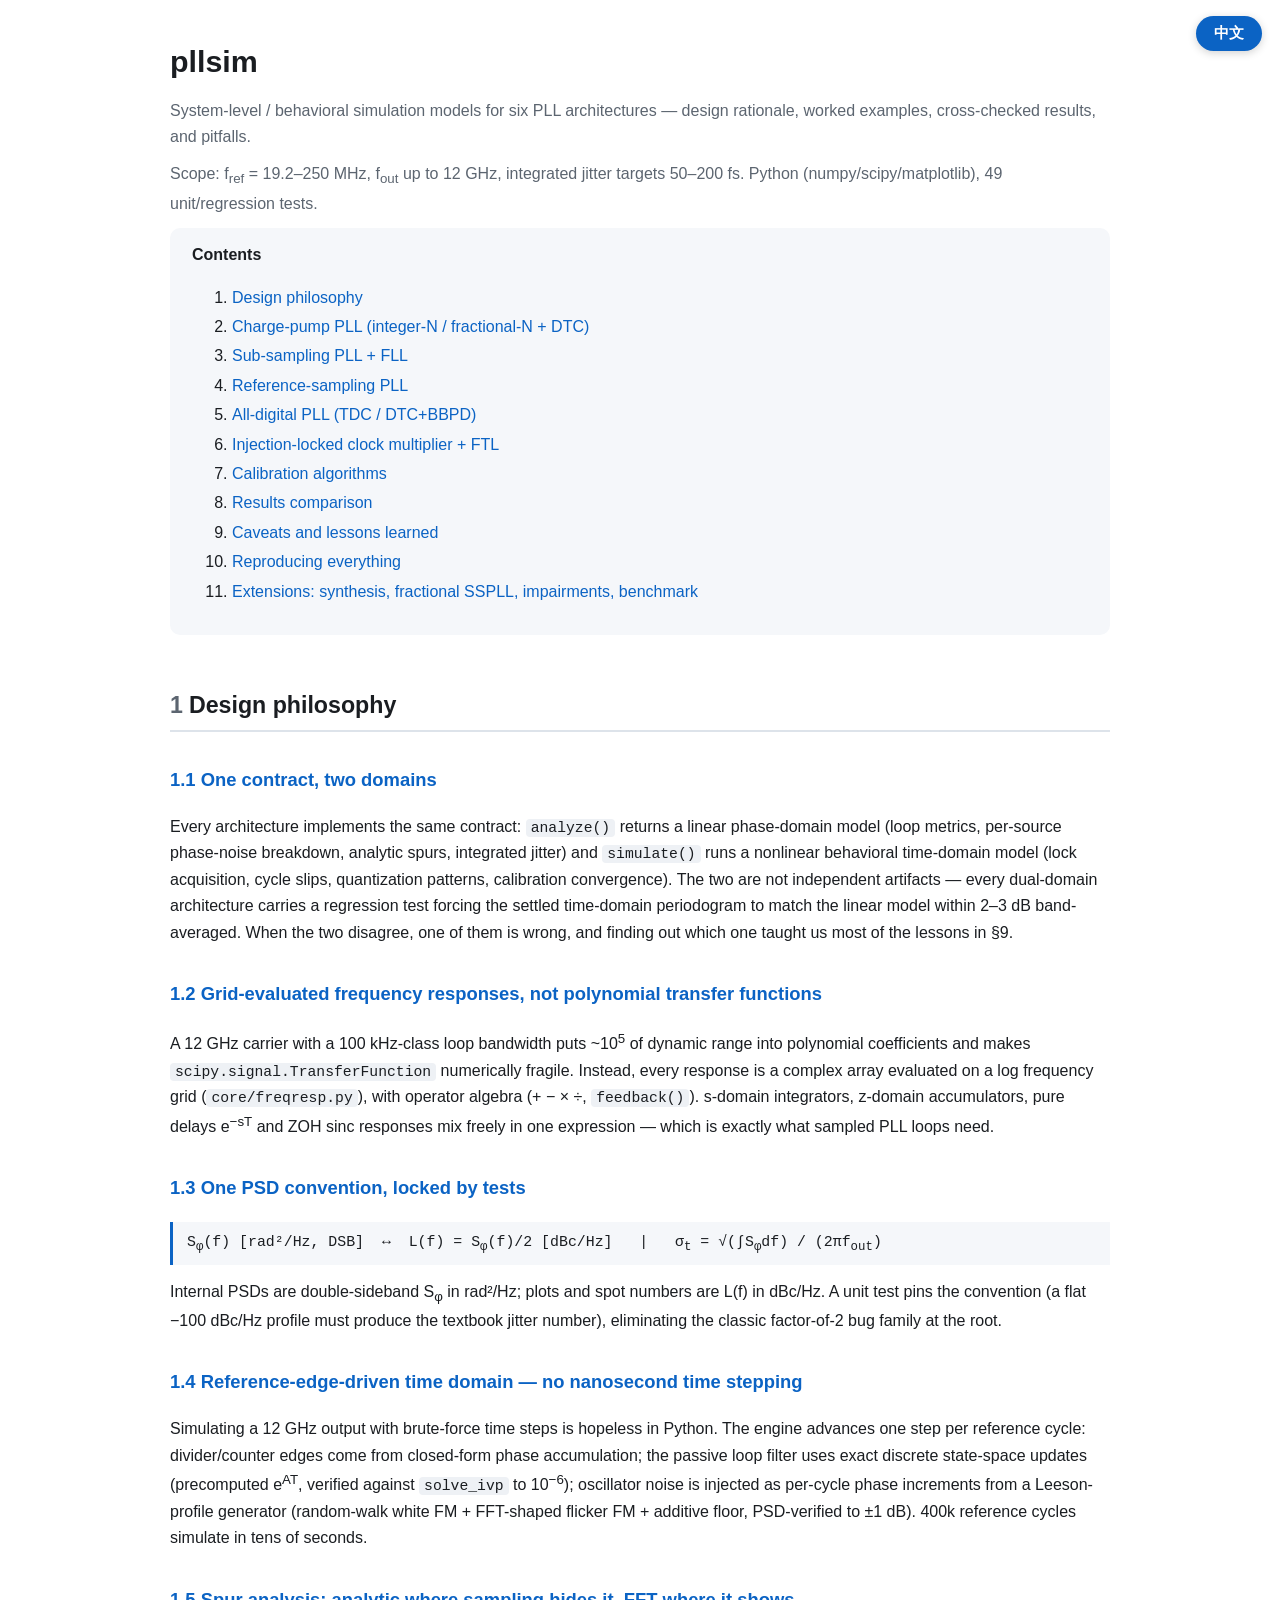
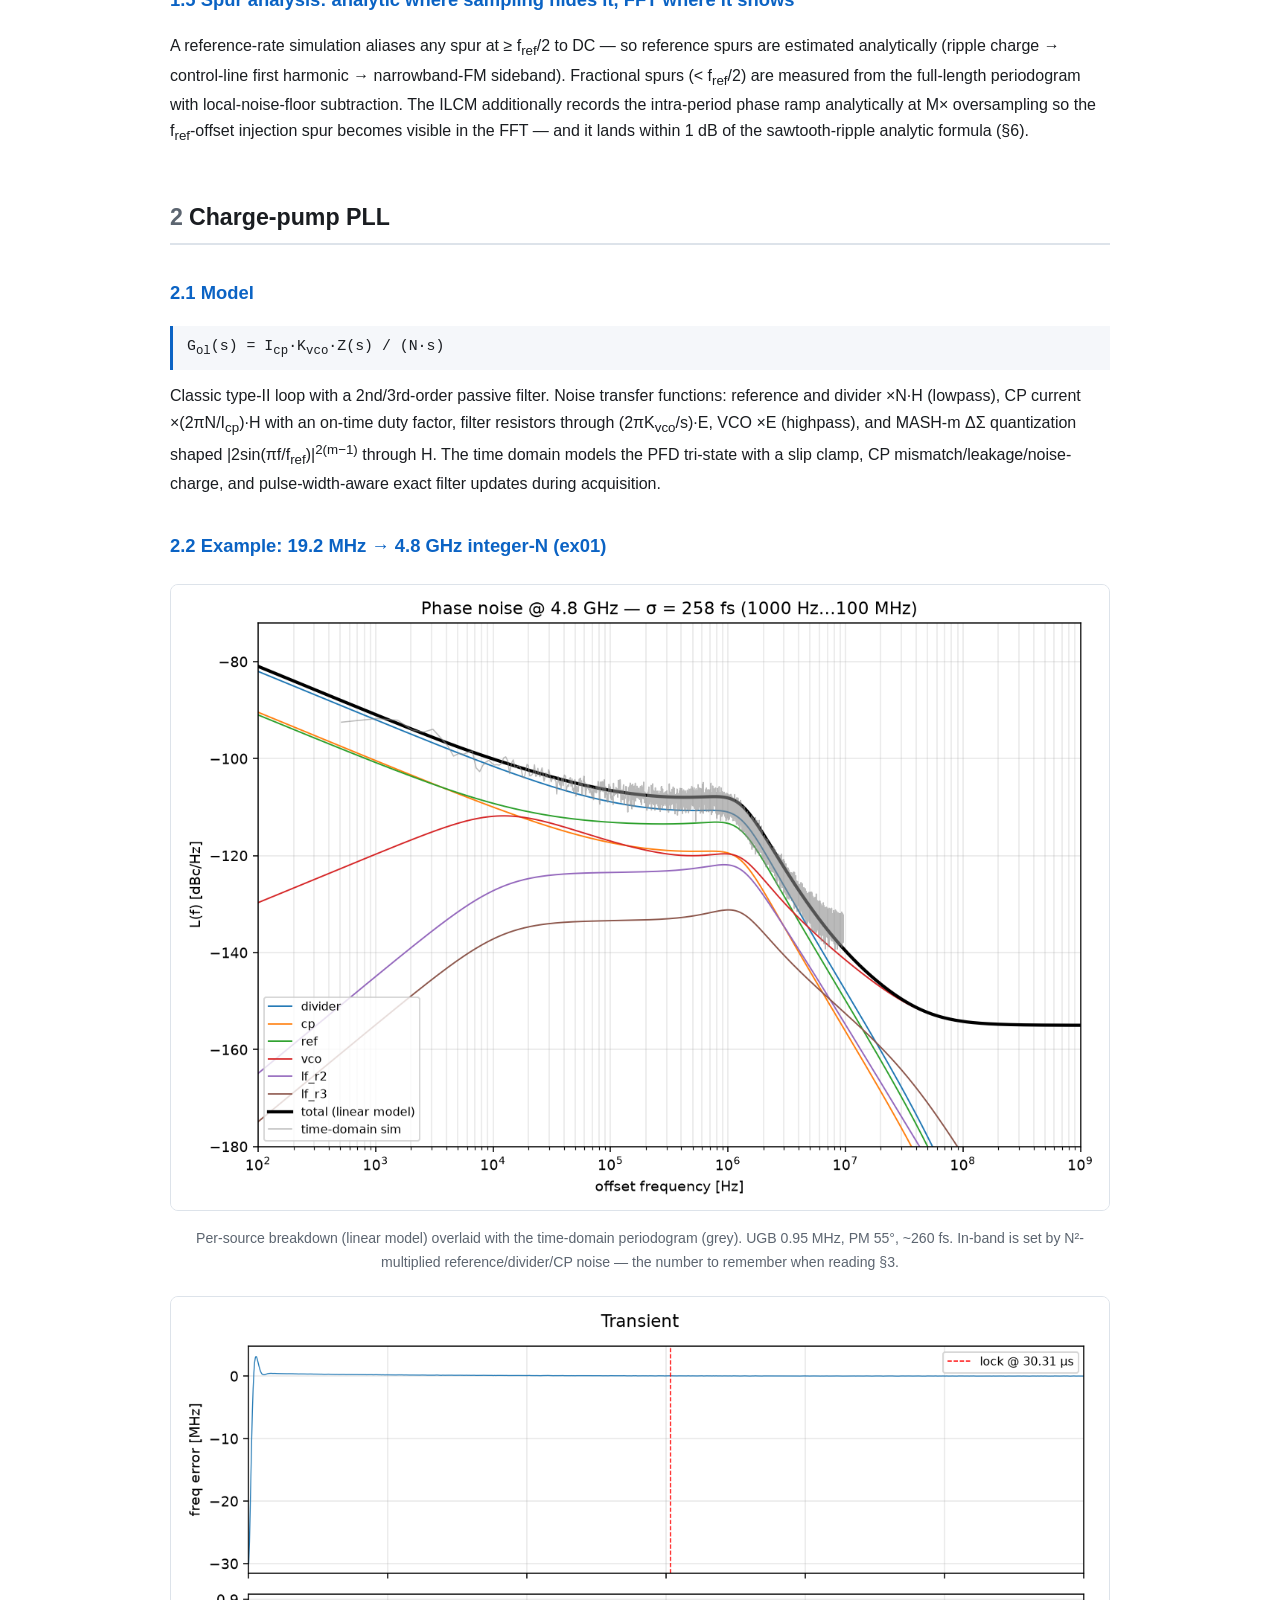
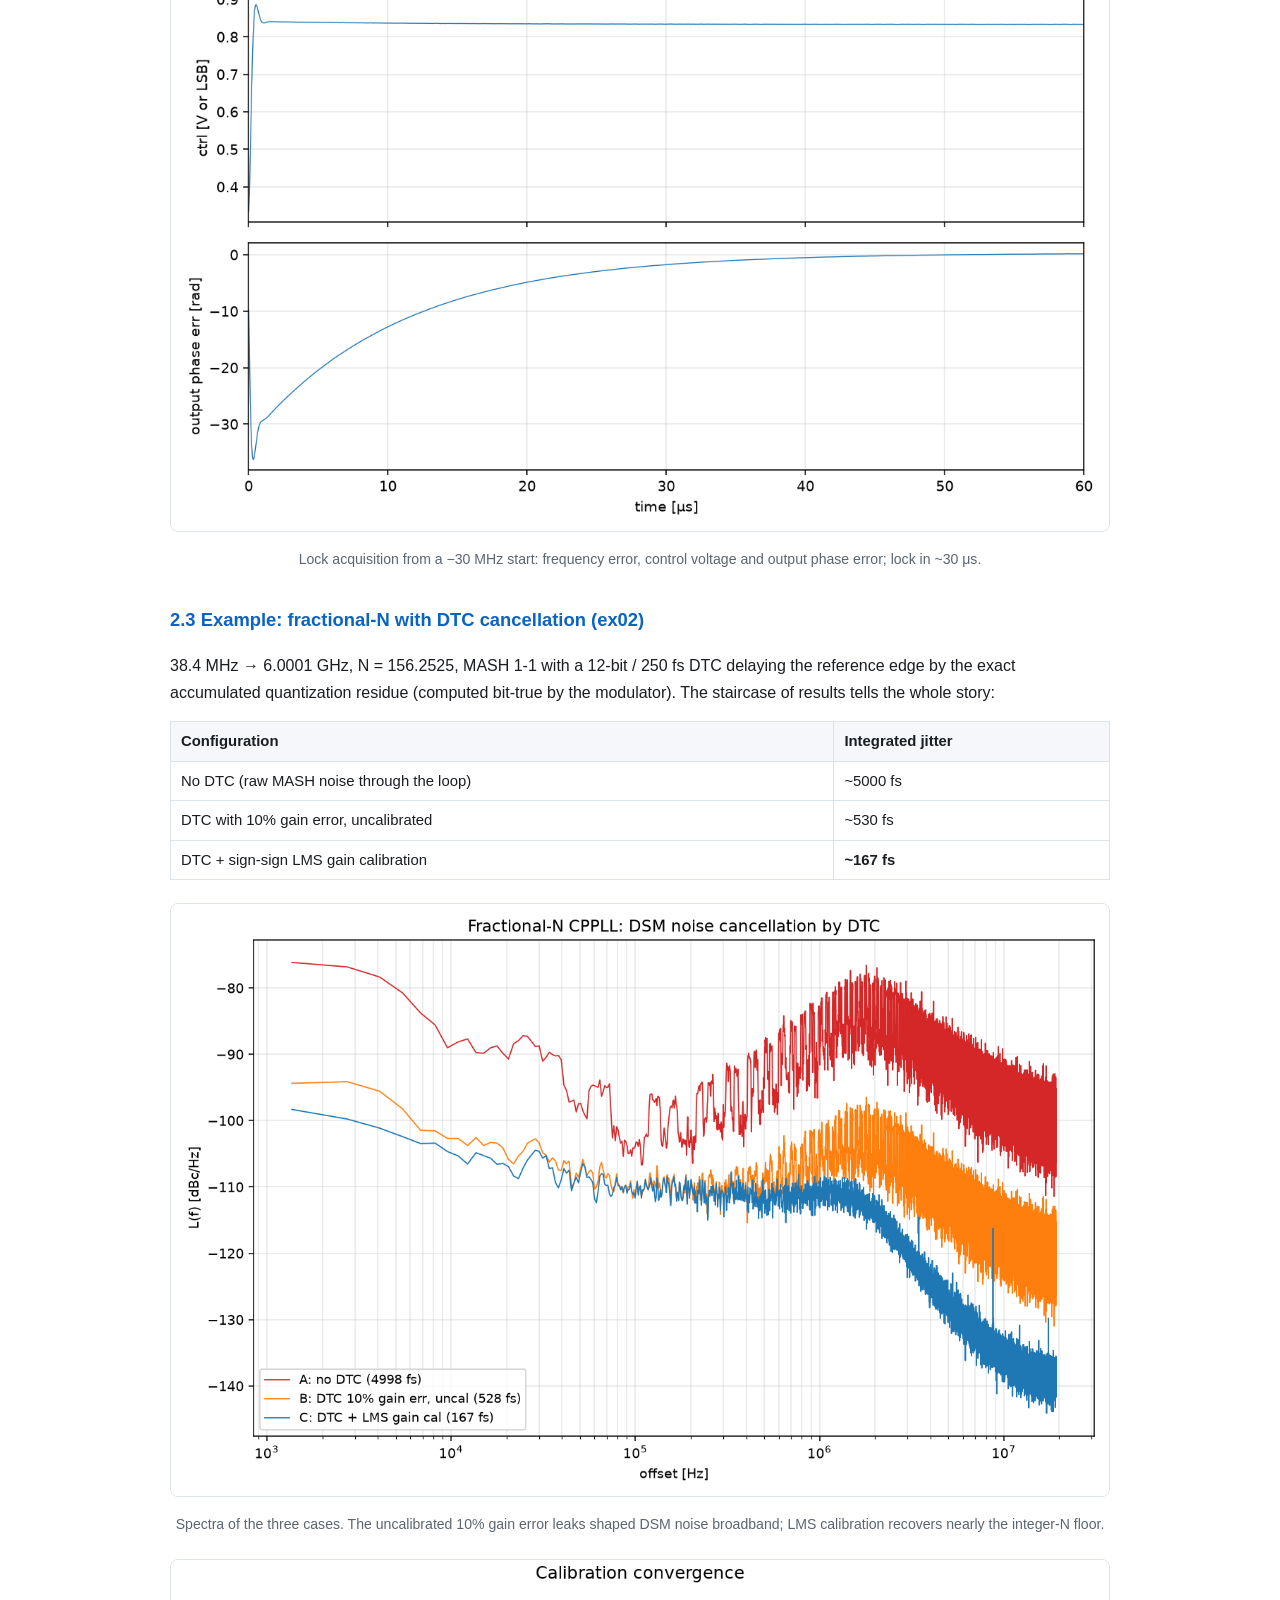
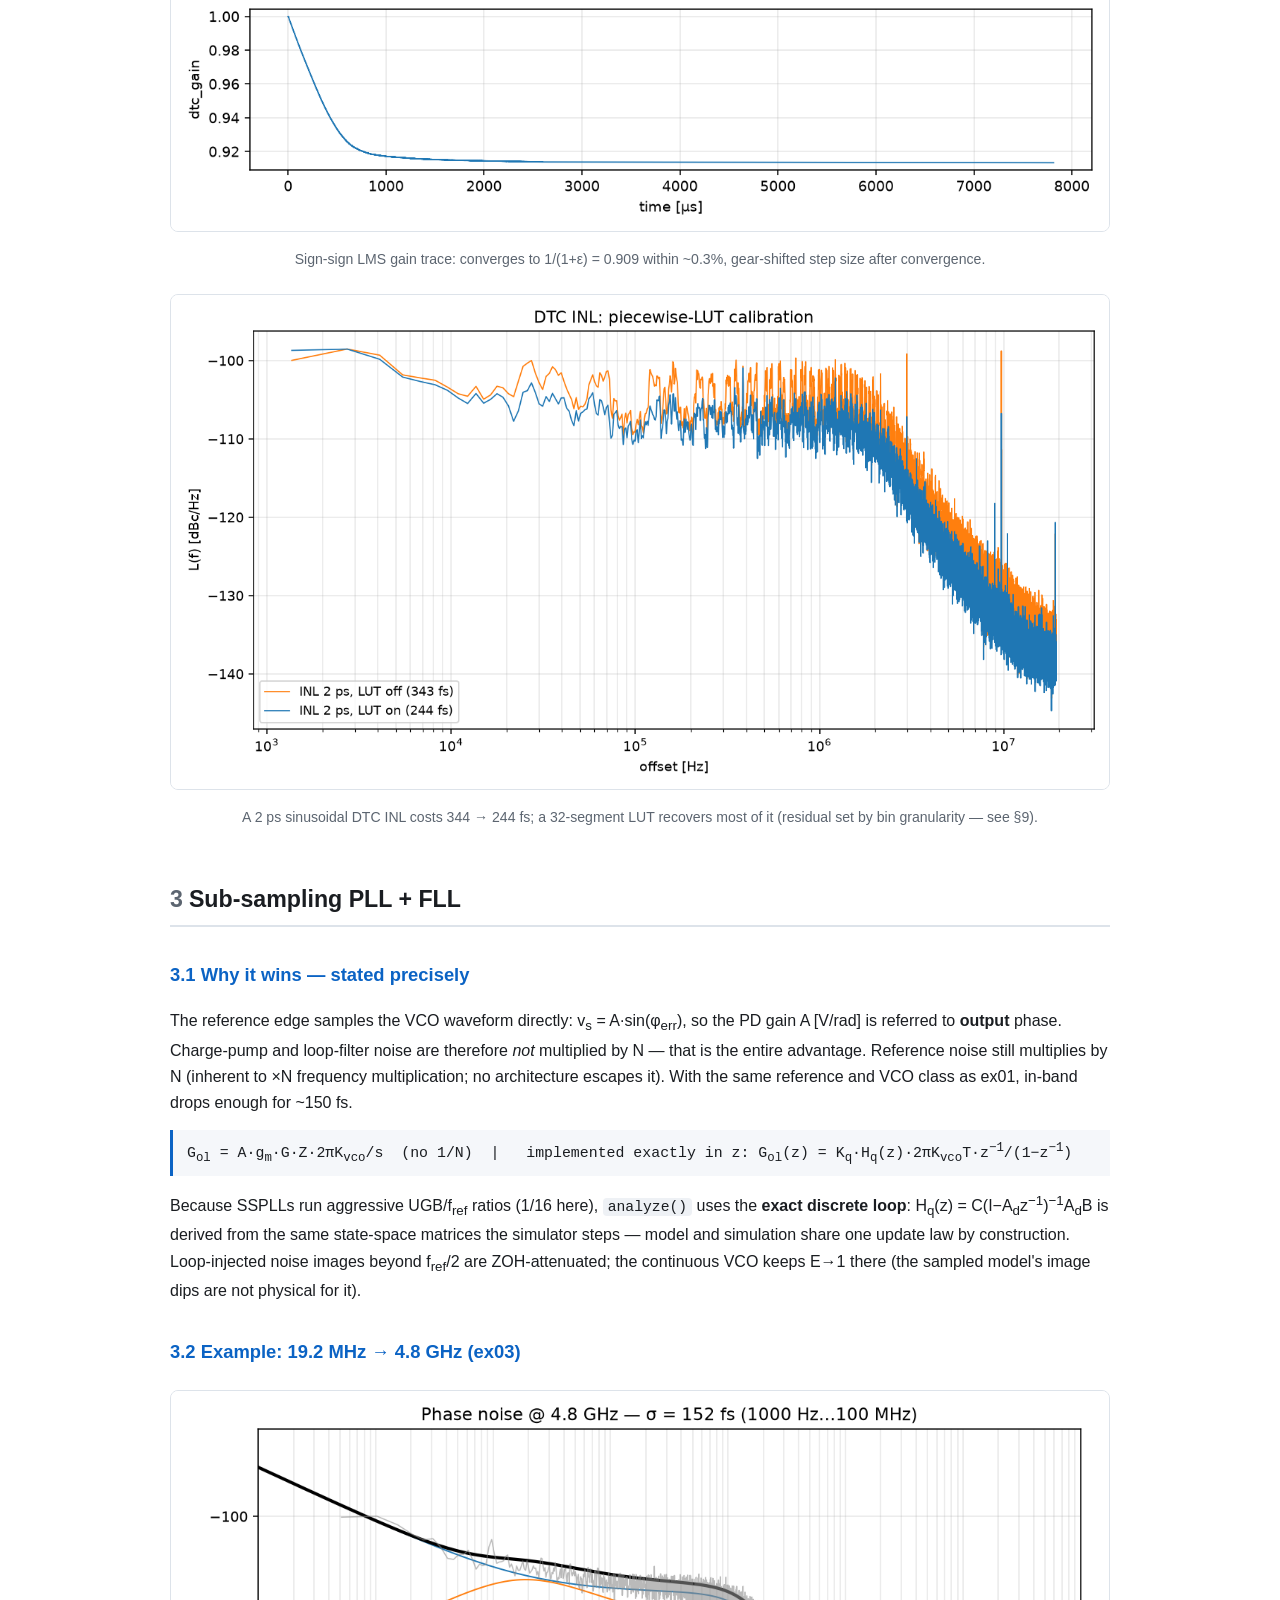
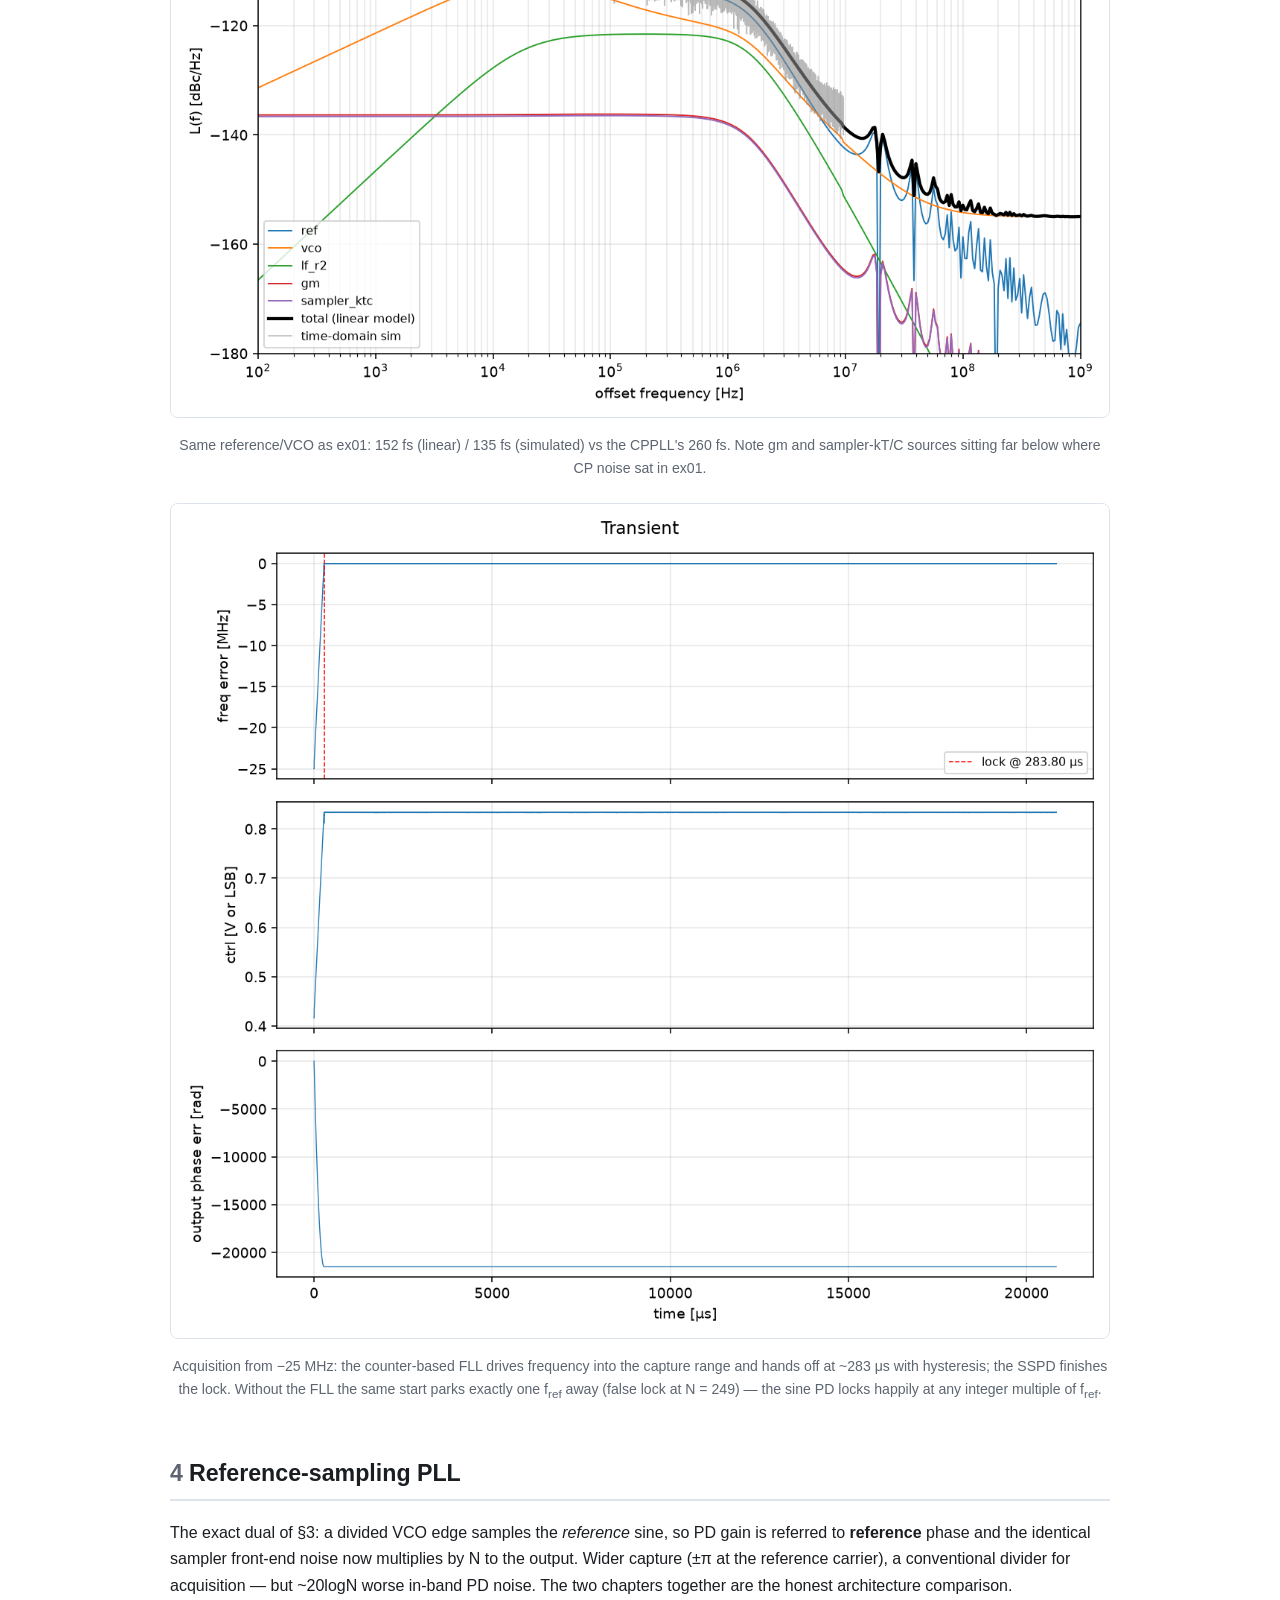
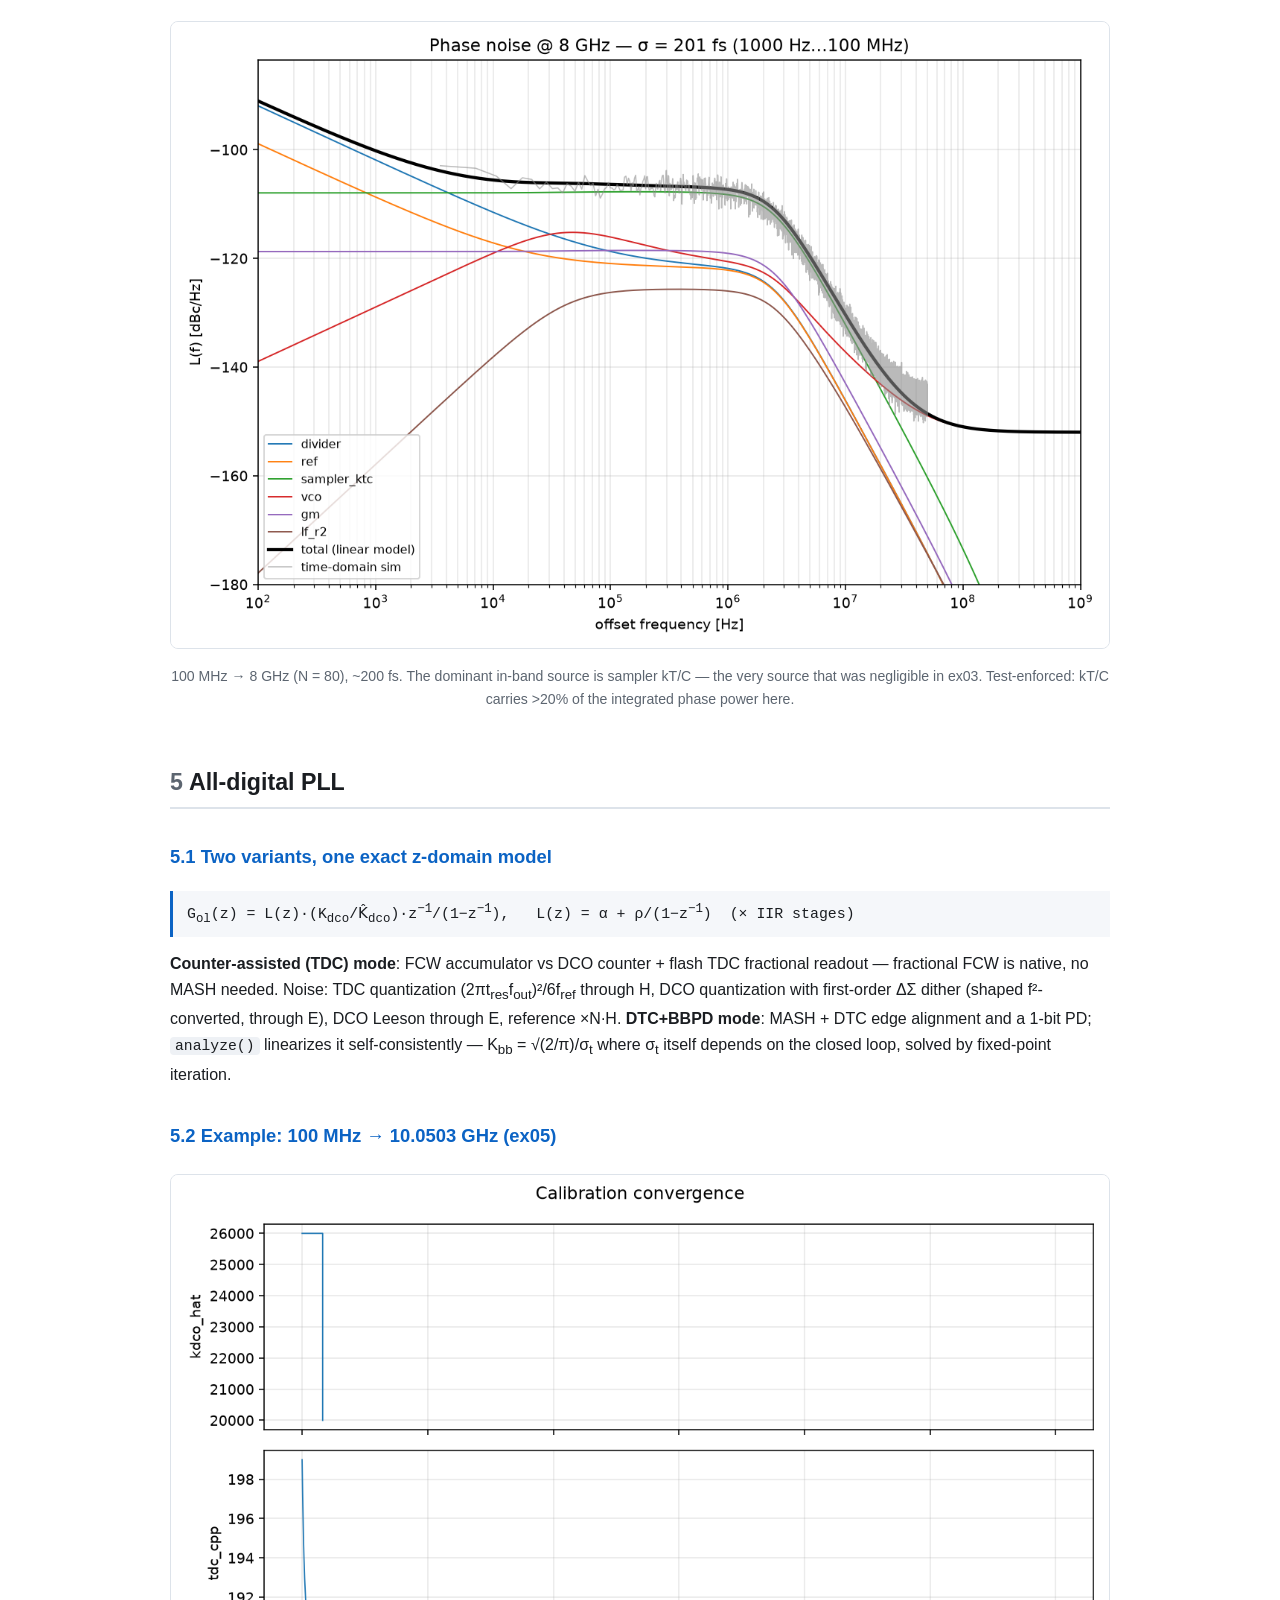
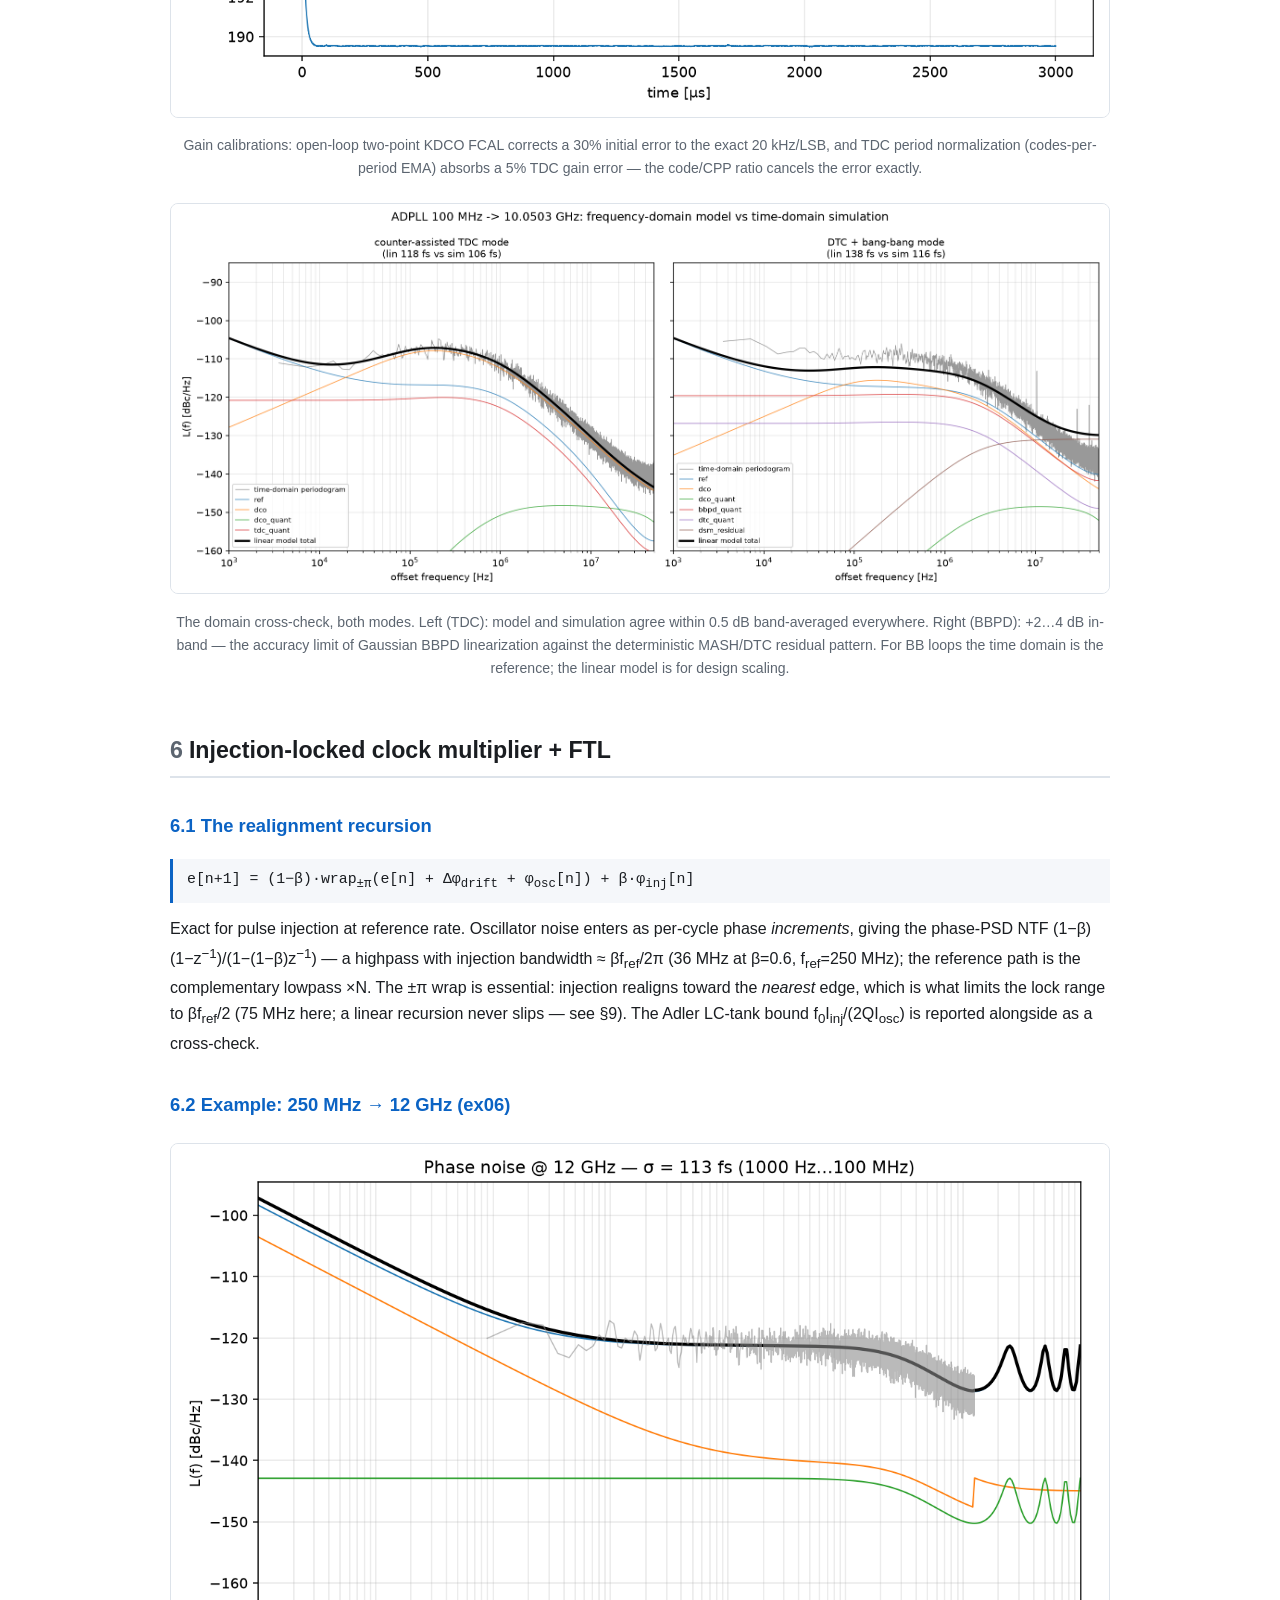
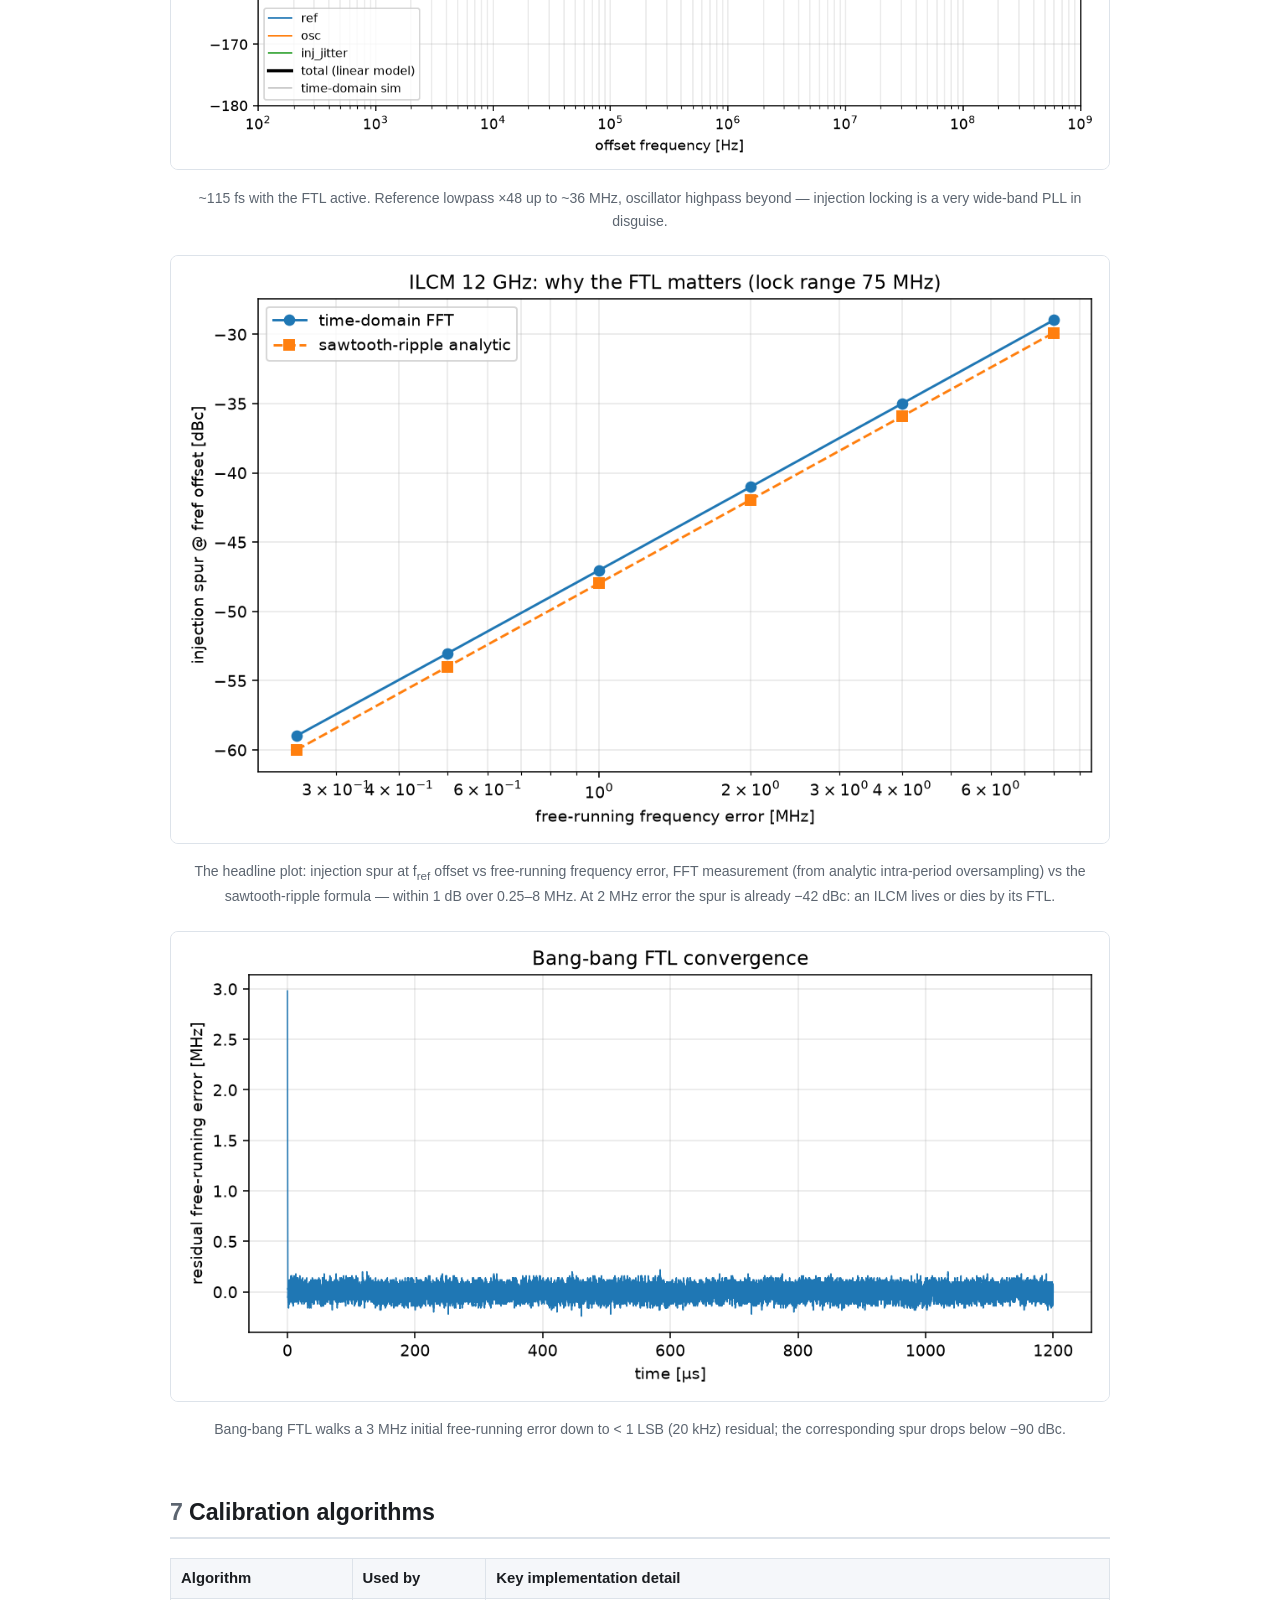
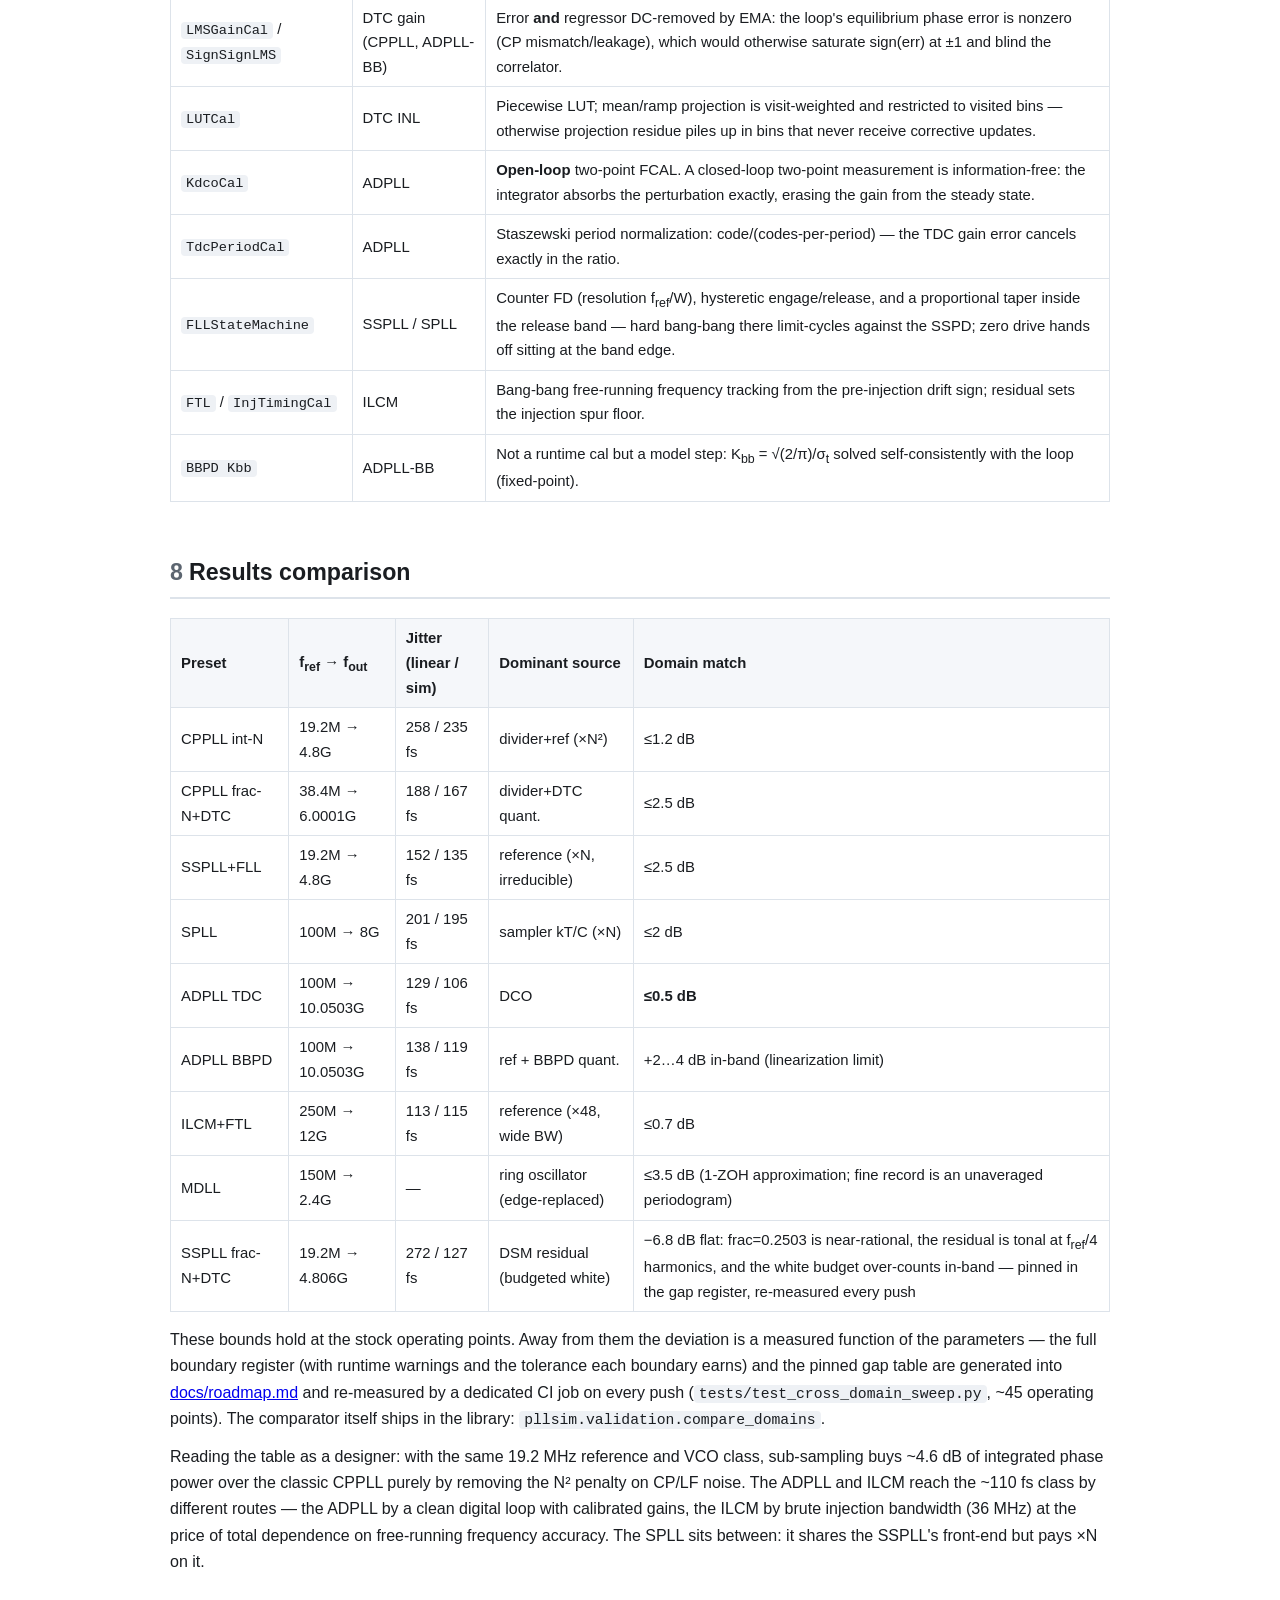
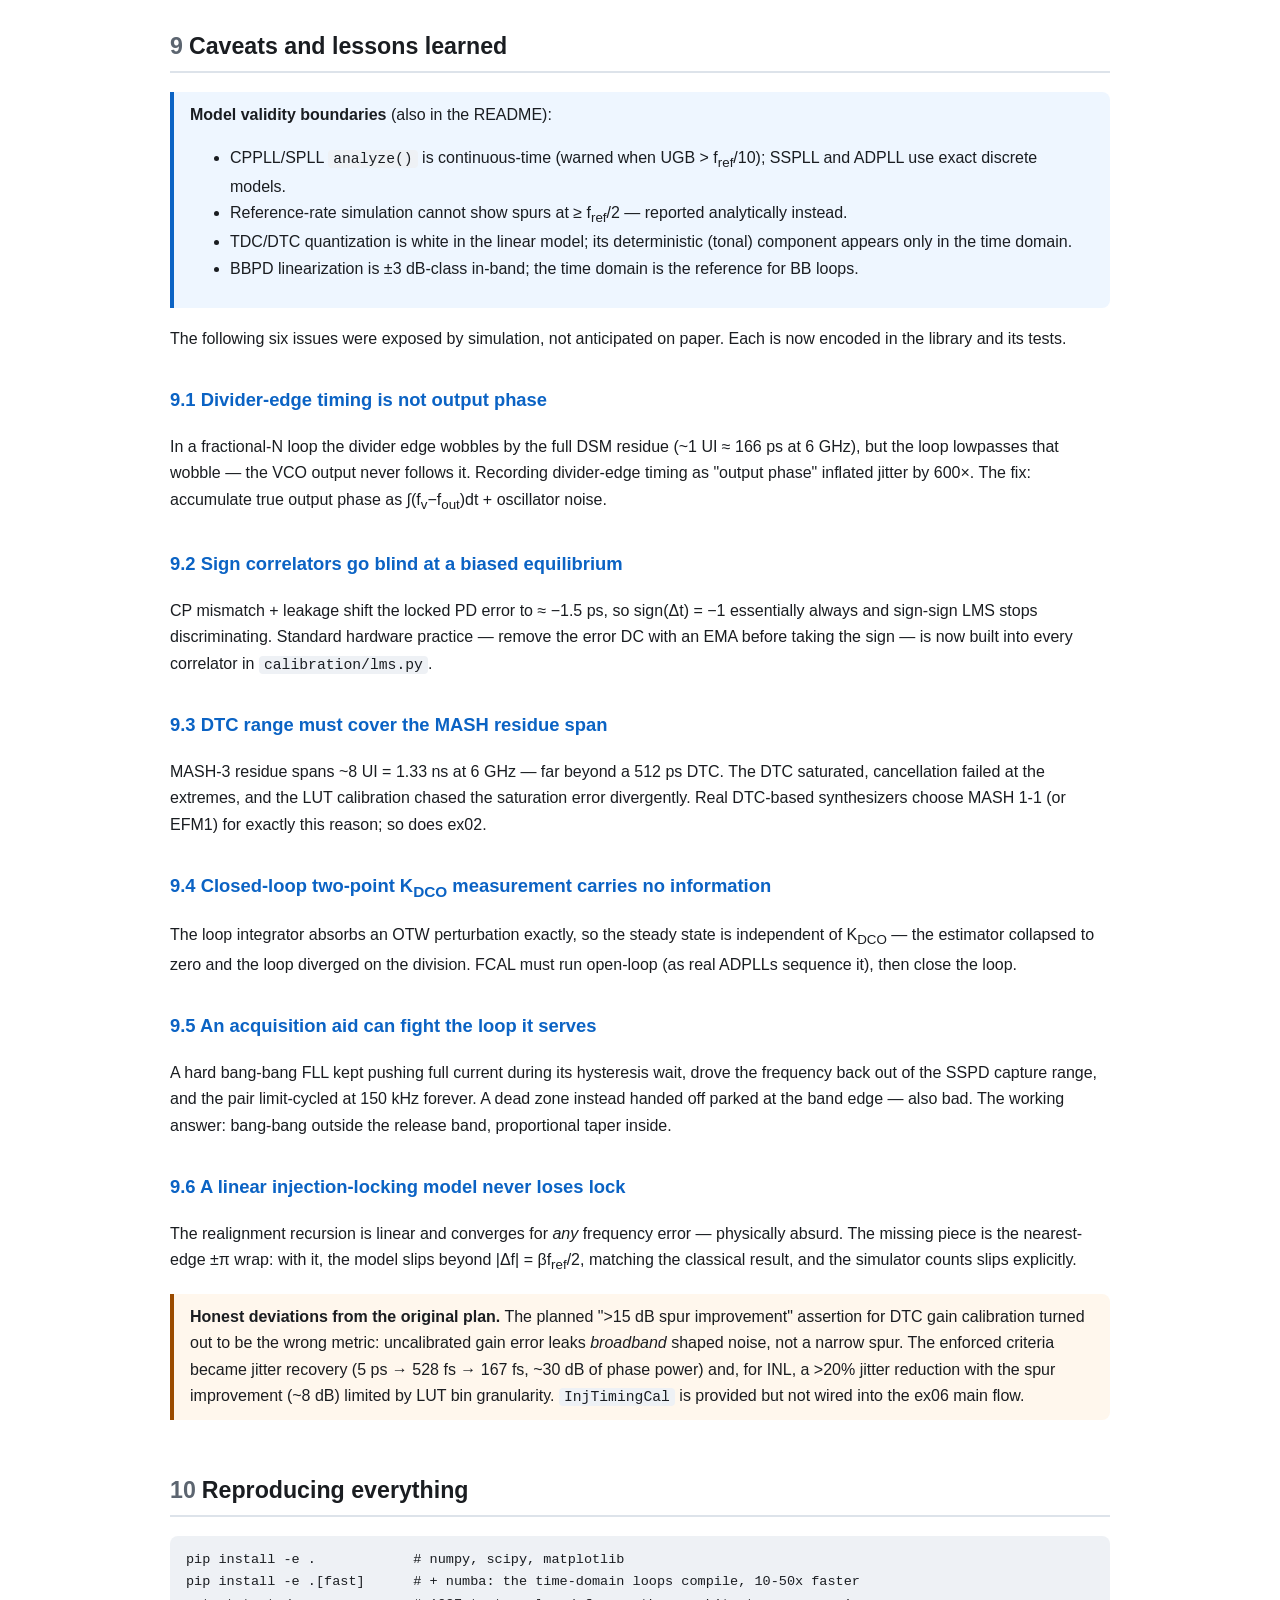
<file: docs/index.html>
<!DOCTYPE html>
<html lang="en">
<head>
<meta charset="utf-8">
<meta name="viewport" content="width=device-width, initial-scale=1">
<title>pllsim — PLL Behavioral Simulation Library</title>
<style>
  :root {
    --fg: #1a1d21; --bg: #ffffff; --muted: #5c6570; --accent: #0b63c4;
    --card: #f5f7fa; --border: #dde3ea; --code-bg: #eef1f5; --warn: #9a4b00;
  }
  * { box-sizing: border-box; }
  body {
    margin: 0; color: var(--fg); background: var(--bg);
    font: 16px/1.65 -apple-system, "Segoe UI", Roboto, "Helvetica Neue",
          "PingFang SC", "Microsoft YaHei", sans-serif;
  }
  .wrap { max-width: 980px; margin: 0 auto; padding: 24px 20px 80px; }
  h1 { font-size: 1.9em; margin: 0.4em 0 0.2em; }
  h2 { font-size: 1.45em; margin-top: 2.2em; border-bottom: 2px solid var(--border);
       padding-bottom: 6px; }
  h3 { font-size: 1.15em; margin-top: 1.8em; color: var(--accent); }
  p { margin: 0.7em 0; }
  .sub { color: var(--muted); }
  code, pre { font-family: ui-monospace, SFMono-Regular, Menlo, Consolas, monospace;
              font-size: 0.92em; }
  code { background: var(--code-bg); padding: 1px 5px; border-radius: 4px; }
  pre { background: var(--code-bg); padding: 12px 16px; border-radius: 8px;
        overflow-x: auto; line-height: 1.5; }
  pre code { background: none; padding: 0; }
  table { border-collapse: collapse; width: 100%; margin: 1em 0; font-size: 0.93em; }
  th, td { border: 1px solid var(--border); padding: 7px 10px; text-align: left; }
  th { background: var(--card); }
  figure { margin: 1.4em 0; text-align: center; }
  figure img { max-width: 100%; border: 1px solid var(--border); border-radius: 8px; }
  figcaption { font-size: 0.88em; color: var(--muted); margin-top: 8px; }
  .formula { background: var(--card); border-left: 3px solid var(--accent);
             padding: 8px 14px; margin: 0.9em 0; font-family: ui-monospace, Menlo,
             Consolas, monospace; font-size: 0.93em; overflow-x: auto; }
  .callout { background: #fff7ed; border-left: 4px solid var(--warn);
             padding: 10px 16px; border-radius: 0 8px 8px 0; margin: 1.1em 0; }
  .callout.blue { background: #eef6ff; border-left-color: var(--accent); }
  .lang-btn {
    position: fixed; top: 16px; right: 18px; z-index: 10;
    background: var(--accent); color: #fff; border: none; border-radius: 999px;
    padding: 8px 18px; font-size: 15px; cursor: pointer; font-weight: 600;
    box-shadow: 0 2px 8px rgba(0,0,0,0.18);
  }
  .lang-btn:hover { filter: brightness(1.12); }
  /* language switching */
  body.lang-en .zh { display: none !important; }
  body.lang-zh .en { display: none !important; }
  .toc { background: var(--card); border-radius: 10px; padding: 14px 22px; }
  .toc a { color: var(--accent); text-decoration: none; }
  .toc a:hover { text-decoration: underline; }
  .toc li { margin: 3px 0; }
  .num { color: var(--muted); font-weight: 600; margin-right: 6px; }
  @media (prefers-color-scheme: dark) {
    :root { --fg: #e6e9ed; --bg: #14171b; --muted: #98a2ad; --accent: #58a6ff;
            --card: #1d2228; --border: #313941; --code-bg: #22282f; }
    .callout { background: #2b2113; }
    .callout.blue { background: #14243a; }
    figure img { background: #fff; }
  }
</style>
</head>
<body class="lang-zh">
<button class="lang-btn" id="langBtn" onclick="toggleLang()">English</button>
<div class="wrap">

<h1>pllsim</h1>
<p class="sub">
  <span class="en">System-level / behavioral simulation models for six PLL architectures — design rationale, worked examples, cross-checked results, and pitfalls.</span>
  <span class="zh">六种 PLL 架构的系统级/行为级仿真模型 —— 设计思路、实例分析、结果比较与注意事项。</span>
</p>
<p class="sub">
  <span class="en">Scope: f<sub>ref</sub> = 19.2–250 MHz, f<sub>out</sub> up to 12 GHz, integrated jitter targets 50–200 fs. Python (numpy/scipy/matplotlib), 49 unit/regression tests.</span>
  <span class="zh">覆盖范围：f<sub>ref</sub> = 19.2–250 MHz，f<sub>out</sub> 最高 12 GHz，积分 jitter 目标 50–200 fs。Python 实现（numpy/scipy/matplotlib），49 项单元/回归测试。</span>
</p>

<div class="toc">
  <b><span class="en">Contents</span><span class="zh">目录</span></b>
  <ol>
    <li><a href="#philosophy"><span class="en">Design philosophy</span><span class="zh">设计思路</span></a></li>
    <li><a href="#cppll"><span class="en">Charge-pump PLL (integer-N / fractional-N + DTC)</span><span class="zh">电荷泵 PLL（整数N / 小数N + DTC）</span></a></li>
    <li><a href="#sspll"><span class="en">Sub-sampling PLL + FLL</span><span class="zh">亚采样 PLL + FLL</span></a></li>
    <li><a href="#spll"><span class="en">Reference-sampling PLL</span><span class="zh">参考采样 PLL</span></a></li>
    <li><a href="#adpll"><span class="en">All-digital PLL (TDC / DTC+BBPD)</span><span class="zh">全数字 PLL（TDC / DTC+BBPD）</span></a></li>
    <li><a href="#ilcm"><span class="en">Injection-locked clock multiplier + FTL</span><span class="zh">注入锁定时钟倍频器 + FTL</span></a></li>
    <li><a href="#calibration"><span class="en">Calibration algorithms</span><span class="zh">校准算法</span></a></li>
    <li><a href="#comparison"><span class="en">Results comparison</span><span class="zh">结果比较</span></a></li>
    <li><a href="#caveats"><span class="en">Caveats and lessons learned</span><span class="zh">注意事项与经验教训</span></a></li>
    <li><a href="#repro"><span class="en">Reproducing everything</span><span class="zh">复现方法</span></a></li>
    <li><a href="#ext"><span class="en">Extensions: synthesis, fractional SSPLL, impairments, benchmark</span><span class="zh">扩展篇：环路综合、小数N SSPLL、二阶效应、文献对标</span></a></li>
  </ol>
</div>

<!-- ================================================================ -->
<h2 id="philosophy"><span class="num">1</span><span class="en">Design philosophy</span><span class="zh">设计思路</span></h2>

<h3><span class="en">1.1 One contract, two domains</span><span class="zh">1.1 统一接口，双域建模</span></h3>
<p>
  <span class="en">Every architecture implements the same contract: <code>analyze()</code> returns a linear phase-domain model (loop metrics, per-source phase-noise breakdown, analytic spurs, integrated jitter) and <code>simulate()</code> runs a nonlinear behavioral time-domain model (lock acquisition, cycle slips, quantization patterns, calibration convergence). The two are not independent artifacts — every dual-domain architecture carries a regression test forcing the settled time-domain periodogram to match the linear model within 2–3 dB band-averaged. When the two disagree, one of them is wrong, and finding out which one taught us most of the lessons in §9.</span>
  <span class="zh">每种架构实现同一接口：<code>analyze()</code> 返回线性相位域模型（环路指标、分源相噪分解、解析杂散、积分 jitter），<code>simulate()</code> 运行非线性行为级时域模型（锁定捕获、周期滑移、量化图样、校准收敛）。两者不是各自独立的产物——每个双域架构都带一条回归测试，强制时域稳态周期图与线性模型在带平均意义下 2–3 dB 内吻合。两者不一致时必有一方是错的，而查明是哪一方错了，正是第 9 节大部分经验教训的来源。</span>
</p>

<h3><span class="en">1.2 Grid-evaluated frequency responses, not polynomial transfer functions</span><span class="zh">1.2 网格求值频响，而非多项式传函</span></h3>
<p>
  <span class="en">A 12 GHz carrier with a 100 kHz-class loop bandwidth puts ~10<sup>5</sup> of dynamic range into polynomial coefficients and makes <code>scipy.signal.TransferFunction</code> numerically fragile. Instead, every response is a complex array evaluated on a log frequency grid (<code>core/freqresp.py</code>), with operator algebra (+ − × ÷, <code>feedback()</code>). s-domain integrators, z-domain accumulators, pure delays e<sup>−sT</sup> and ZOH sinc responses mix freely in one expression — which is exactly what sampled PLL loops need.</span>
  <span class="zh">12 GHz 载波配 100 kHz 量级环路带宽，多项式系数动态范围高达 ~10<sup>5</sup>，<code>scipy.signal.TransferFunction</code> 在数值上不可靠。因此所有频响都是在对数频率网格上求值的复数数组（<code>core/freqresp.py</code>），支持运算符代数（+ − × ÷、<code>feedback()</code>）。s 域积分器、z 域累加器、纯延迟 e<sup>−sT</sup>、ZOH sinc 可以在同一表达式中自由混合——这正是采样型 PLL 环路所需要的。</span>
</p>

<h3><span class="en">1.3 One PSD convention, locked by tests</span><span class="zh">1.3 全库统一 PSD 约定，测试锁定</span></h3>
<div class="formula">
  S<sub>&phi;</sub>(f) [rad&sup2;/Hz, DSB] &nbsp;&harr;&nbsp; L(f) = S<sub>&phi;</sub>(f)/2 [dBc/Hz] &nbsp;&nbsp;|&nbsp;&nbsp;
  &sigma;<sub>t</sub> = &radic;(&int;S<sub>&phi;</sub>df) / (2&pi;f<sub>out</sub>)
</div>
<p>
  <span class="en">Internal PSDs are double-sideband S<sub>&phi;</sub> in rad&sup2;/Hz; plots and spot numbers are L(f) in dBc/Hz. A unit test pins the convention (a flat −100 dBc/Hz profile must produce the textbook jitter number), eliminating the classic factor-of-2 bug family at the root.</span>
  <span class="zh">内部 PSD 为双边带 S<sub>&phi;</sub>（rad&sup2;/Hz），绘图与点值用 L(f)（dBc/Hz）。单元测试锁定该约定（平坦 −100 dBc/Hz 曲线必须积出教科书 jitter 数值），从根上消灭经典的 2 倍系数错误。</span>
</p>

<h3><span class="en">1.4 Reference-edge-driven time domain — no nanosecond time stepping</span><span class="zh">1.4 参考沿驱动的时域引擎——不做纳秒级步进</span></h3>
<p>
  <span class="en">Simulating a 12 GHz output with brute-force time steps is hopeless in Python. The engine advances one step per reference cycle: divider/counter edges come from closed-form phase accumulation; the passive loop filter uses exact discrete state-space updates (precomputed e<sup>AT</sup>, verified against <code>solve_ivp</code> to 10<sup>−6</sup>); oscillator noise is injected as per-cycle phase increments from a Leeson-profile generator (random-walk white FM + FFT-shaped flicker FM + additive floor, PSD-verified to ±1 dB). 400k reference cycles simulate in tens of seconds.</span>
  <span class="zh">用暴力时间步进在 Python 里仿 12 GHz 输出毫无希望。引擎每参考周期推进一步：分频器/计数器沿由闭式相位累加求出；无源环路滤波器用精确离散状态空间更新（预计算 e<sup>AT</sup>，对 <code>solve_ivp</code> 验证到 10<sup>−6</sup>）；振荡器噪声由 Leeson 模型发生器按周期注入相位增量（随机游走白频调噪声 + FFT 整形闪烁频调噪声 + 加性噪底，PSD 验证 ±1 dB）。40 万参考周期数十秒仿完。</span>
</p>

<h3><span class="en">1.5 Spur analysis: analytic where sampling hides it, FFT where it shows</span><span class="zh">1.5 杂散分析：采样看不见的用解析式，看得见的用 FFT</span></h3>
<p>
  <span class="en">A reference-rate simulation aliases any spur at &ge; f<sub>ref</sub>/2 to DC — so reference spurs are estimated analytically (ripple charge &rarr; control-line first harmonic &rarr; narrowband-FM sideband). Fractional spurs (&lt; f<sub>ref</sub>/2) are measured from the full-length periodogram with local-noise-floor subtraction. The ILCM additionally records the intra-period phase ramp analytically at M&times; oversampling so the f<sub>ref</sub>-offset injection spur becomes visible in the FFT — and it lands within 1 dB of the sawtooth-ripple analytic formula (§6).</span>
  <span class="zh">参考速率采样会把 &ge; f<sub>ref</sub>/2 处的杂散混叠到直流——因此参考杂散用解析式估计（纹波电荷 &rarr; 控制线一次谐波 &rarr; 窄带调频边带）。小数杂散（&lt; f<sub>ref</sub>/2）从全长周期图测量并扣除局部噪底。ILCM 额外以 M 倍过采样解析记录周期内相位斜坡，使 f<sub>ref</sub> 偏移处的注入杂散在 FFT 中可见——它与锯齿纹波解析式吻合在 1 dB 内（见第 6 节）。</span>
</p>

<!-- ================================================================ -->
<h2 id="cppll"><span class="num">2</span><span class="en">Charge-pump PLL</span><span class="zh">电荷泵 PLL</span></h2>

<h3><span class="en">2.1 Model</span><span class="zh">2.1 模型</span></h3>
<div class="formula">
  G<sub>ol</sub>(s) = I<sub>cp</sub>&middot;K<sub>vco</sub>&middot;Z(s) / (N&middot;s)
</div>
<p>
  <span class="en">Classic type-II loop with a 2nd/3rd-order passive filter. Noise transfer functions: reference and divider &times;N&middot;H (lowpass), CP current &times;(2&pi;N/I<sub>cp</sub>)&middot;H with an on-time duty factor, filter resistors through (2&pi;K<sub>vco</sub>/s)&middot;E, VCO &times;E (highpass), and MASH-m &Delta;&Sigma; quantization shaped |2sin(&pi;f/f<sub>ref</sub>)|<sup>2(m−1)</sup> through H. The time domain models the PFD tri-state with a slip clamp, CP mismatch/leakage/noise-charge, and pulse-width-aware exact filter updates during acquisition.</span>
  <span class="zh">经典 type-II 环路，2/3 阶无源滤波器。噪声传函：参考与分频器 &times;N&middot;H（低通）；CP 电流 &times;(2&pi;N/I<sub>cp</sub>)&middot;H 并含导通占空比因子；滤波电阻经 (2&pi;K<sub>vco</sub>/s)&middot;E；VCO &times;E（高通）；MASH-m &Delta;&Sigma; 量化按 |2sin(&pi;f/f<sub>ref</sub>)|<sup>2(m−1)</sup> 整形后经 H。时域模型含 PFD 三态与滑移钳位、CP 失配/泄漏/噪声电荷，以及捕获期脉宽感知的精确滤波器更新。</span>
</p>

<h3><span class="en">2.2 Example: 19.2 MHz &rarr; 4.8 GHz integer-N (ex01)</span><span class="zh">2.2 实例：19.2 MHz &rarr; 4.8 GHz 整数N（ex01）</span></h3>
<figure>
  <img src="img/ex01_pn_breakdown.png" alt="CPPLL phase noise breakdown">
  <figcaption>
    <span class="en">Per-source breakdown (linear model) overlaid with the time-domain periodogram (grey). UGB 0.95 MHz, PM 55&deg;, ~260 fs. In-band is set by N&sup2;-multiplied reference/divider/CP noise — the number to remember when reading §3.</span>
    <span class="zh">分源分解（线性模型）与时域周期图（灰色）叠加。UGB 0.95 MHz，PM 55&deg;，约 260 fs。带内由 N&sup2; 倍增的参考/分频器/CP 噪声决定——读第 3 节时请记住这个数。</span>
  </figcaption>
</figure>
<figure>
  <img src="img/ex01_transient.png" alt="CPPLL lock transient">
  <figcaption>
    <span class="en">Lock acquisition from a −30 MHz start: frequency error, control voltage and output phase error; lock in ~30 &mu;s.</span>
    <span class="zh">从 −30 MHz 起始的锁定捕获：频差、控制电压与输出相位误差；约 30 &mu;s 锁定。</span>
  </figcaption>
</figure>

<h3><span class="en">2.3 Example: fractional-N with DTC cancellation (ex02)</span><span class="zh">2.3 实例：小数N + DTC 对消（ex02）</span></h3>
<p>
  <span class="en">38.4 MHz &rarr; 6.0001 GHz, N = 156.2525, MASH 1-1 with a 12-bit / 250 fs DTC delaying the reference edge by the exact accumulated quantization residue (computed bit-true by the modulator). The staircase of results tells the whole story:</span>
  <span class="zh">38.4 MHz &rarr; 6.0001 GHz，N = 156.2525，MASH 1-1 配 12 位 / 250 fs DTC，由调制器位真计算的累积量化残差直接给出参考沿延迟量。三级结果对比即完整故事：</span>
</p>
<table>
  <tr><th><span class="en">Configuration</span><span class="zh">配置</span></th>
      <th><span class="en">Integrated jitter</span><span class="zh">积分 jitter</span></th></tr>
  <tr><td><span class="en">No DTC (raw MASH noise through the loop)</span><span class="zh">无 DTC（MASH 噪声直接过环路）</span></td><td>~5000 fs</td></tr>
  <tr><td><span class="en">DTC with 10% gain error, uncalibrated</span><span class="zh">DTC 增益误差 10%，未校准</span></td><td>~530 fs</td></tr>
  <tr><td><span class="en">DTC + sign-sign LMS gain calibration</span><span class="zh">DTC + 符号-符号 LMS 增益校准</span></td><td><b>~167 fs</b></td></tr>
</table>
<figure>
  <img src="img/ex02_dtc_comparison.png" alt="DTC cancellation comparison">
  <figcaption>
    <span class="en">Spectra of the three cases. The uncalibrated 10% gain error leaks shaped DSM noise broadband; LMS calibration recovers nearly the integer-N floor.</span>
    <span class="zh">三种情况的频谱。未校准的 10% 增益误差把整形 DSM 噪声宽带泄漏出来；LMS 校准后几乎恢复到整数N噪底。</span>
  </figcaption>
</figure>
<figure>
  <img src="img/ex02_lms_convergence.png" alt="LMS convergence">
  <figcaption>
    <span class="en">Sign-sign LMS gain trace: converges to 1/(1+&epsilon;) = 0.909 within ~0.3%, gear-shifted step size after convergence.</span>
    <span class="zh">符号-符号 LMS 增益轨迹：收敛到 1/(1+&epsilon;) = 0.909，误差 ~0.3%，收敛后齿轮换挡减小步长。</span>
  </figcaption>
</figure>
<figure>
  <img src="img/ex02_lut_cal.png" alt="LUT INL calibration">
  <figcaption>
    <span class="en">A 2 ps sinusoidal DTC INL costs 344 &rarr; 244 fs; a 32-segment LUT recovers most of it (residual set by bin granularity — see §9).</span>
    <span class="zh">2 ps 正弦 DTC INL 使 jitter 从 344 fs 恶化；32 段 LUT 校准恢复到 244 fs（残余由 bin 分辨率决定——见第 9 节）。</span>
  </figcaption>
</figure>

<!-- ================================================================ -->
<h2 id="sspll"><span class="num">3</span><span class="en">Sub-sampling PLL + FLL</span><span class="zh">亚采样 PLL + FLL</span></h2>

<h3><span class="en">3.1 Why it wins — stated precisely</span><span class="zh">3.1 优势所在——精确表述</span></h3>
<p>
  <span class="en">The reference edge samples the VCO waveform directly: v<sub>s</sub> = A&middot;sin(&phi;<sub>err</sub>), so the PD gain A [V/rad] is referred to <b>output</b> phase. Charge-pump and loop-filter noise are therefore <em>not</em> multiplied by N — that is the entire advantage. Reference noise still multiplies by N (inherent to &times;N frequency multiplication; no architecture escapes it). With the same reference and VCO class as ex01, in-band drops enough for ~150 fs.</span>
  <span class="zh">参考沿直接采样 VCO 波形：v<sub>s</sub> = A&middot;sin(&phi;<sub>err</sub>)，鉴相增益 A [V/rad] 以<b>输出</b>相位为基准。因此电荷泵与环路滤波器噪声<em>不</em>被 N 倍增——这就是全部优势所在。参考噪声仍然 &times;N（&times;N 倍频固有属性，任何架构都躲不掉）。与 ex01 相同的参考和 VCO 等级下，带内噪声下降到约 150 fs。</span>
</p>
<div class="formula">
  G<sub>ol</sub> = A&middot;g<sub>m</sub>&middot;G&middot;Z&middot;2&pi;K<sub>vco</sub>/s &nbsp;(no 1/N)&nbsp;&nbsp;|&nbsp;&nbsp;
  <span class="en">implemented exactly in z:</span><span class="zh">z 域精确实现：</span>
  G<sub>ol</sub>(z) = K<sub>q</sub>&middot;H<sub>q</sub>(z)&middot;2&pi;K<sub>vco</sub>T&middot;z<sup>−1</sup>/(1−z<sup>−1</sup>)
</div>
<p>
  <span class="en">Because SSPLLs run aggressive UGB/f<sub>ref</sub> ratios (1/16 here), <code>analyze()</code> uses the <b>exact discrete loop</b>: H<sub>q</sub>(z) = C(I−A<sub>d</sub>z<sup>−1</sup>)<sup>−1</sup>A<sub>d</sub>B is derived from the same state-space matrices the simulator steps — model and simulation share one update law by construction. Loop-injected noise images beyond f<sub>ref</sub>/2 are ZOH-attenuated; the continuous VCO keeps E&rarr;1 there (the sampled model's image dips are not physical for it).</span>
  <span class="zh">由于 SSPLL 运行激进的 UGB/f<sub>ref</sub> 比（此处 1/16），<code>analyze()</code> 使用<b>精确离散环路</b>：H<sub>q</sub>(z) = C(I−A<sub>d</sub>z<sup>−1</sup>)<sup>−1</sup>A<sub>d</sub>B 由仿真器逐拍使用的同一组状态空间矩阵导出——模型与仿真在构造上共享同一更新律。环内注入噪声在 f<sub>ref</sub>/2 以上的镜像按 ZOH 衰减；连续 VCO 在该区域保持 E&rarr;1（采样模型的镜像凹陷对它不物理）。</span>
</p>

<h3><span class="en">3.2 Example: 19.2 MHz &rarr; 4.8 GHz (ex03)</span><span class="zh">3.2 实例：19.2 MHz &rarr; 4.8 GHz（ex03）</span></h3>
<figure>
  <img src="img/ex03_pn_breakdown.png" alt="SSPLL phase noise breakdown">
  <figcaption>
    <span class="en">Same reference/VCO as ex01: 152 fs (linear) / 135 fs (simulated) vs the CPPLL's 260 fs. Note gm and sampler-kT/C sources sitting far below where CP noise sat in ex01.</span>
    <span class="zh">与 ex01 相同的参考/VCO：152 fs（线性）/135 fs（仿真），对比 CPPLL 的 260 fs。注意 gm 与采样器 kT/C 噪声远低于 ex01 中 CP 噪声的位置。</span>
  </figcaption>
</figure>
<figure>
  <img src="img/ex03_transient.png" alt="SSPLL FLL acquisition">
  <figcaption>
    <span class="en">Acquisition from −25 MHz: the counter-based FLL drives frequency into the capture range and hands off at ~283 &mu;s with hysteresis; the SSPD finishes the lock. Without the FLL the same start parks exactly one f<sub>ref</sub> away (false lock at N = 249) — the sine PD locks happily at any integer multiple of f<sub>ref</sub>.</span>
    <span class="zh">从 −25 MHz 捕获：计数器型 FLL 把频率拉进捕获范围，约 283 &mu;s 带迟滞交接，SSPD 完成锁定。同样起点关掉 FLL，会精确停在偏离一个 f<sub>ref</sub> 处（N = 249 假锁）——正弦鉴相器对任意 f<sub>ref</sub> 整数倍都能"锁定"。</span>
  </figcaption>
</figure>

<!-- ================================================================ -->
<h2 id="spll"><span class="num">4</span><span class="en">Reference-sampling PLL</span><span class="zh">参考采样 PLL</span></h2>
<p>
  <span class="en">The exact dual of §3: a divided VCO edge samples the <em>reference</em> sine, so PD gain is referred to <b>reference</b> phase and the identical sampler front-end noise now multiplies by N to the output. Wider capture (&plusmn;&pi; at the reference carrier), a conventional divider for acquisition — but ~20logN worse in-band PD noise. The two chapters together are the honest architecture comparison.</span>
  <span class="zh">第 3 节的严格对偶：分频后的 VCO 沿采样<em>参考</em>正弦，鉴相增益以<b>参考</b>相位为基准，同样的采样器前端噪声此时 &times;N 到输出。捕获范围更宽（参考载波上 &plusmn;&pi;），且有常规分频器辅助捕获——代价是带内 PD 噪声差约 20logN。两章合起来即是诚实的架构对比。</span>
</p>
<figure>
  <img src="img/ex04_pn_breakdown.png" alt="SPLL phase noise breakdown">
  <figcaption>
    <span class="en">100 MHz &rarr; 8 GHz (N = 80), ~200 fs. The dominant in-band source is sampler kT/C — the very source that was negligible in ex03. Test-enforced: kT/C carries &gt;20% of the integrated phase power here.</span>
    <span class="zh">100 MHz &rarr; 8 GHz（N = 80），约 200 fs。带内主导源是采样器 kT/C——正是 ex03 中可忽略的那一项。测试强制断言：此处 kT/C 占积分相位功率 &gt;20%。</span>
  </figcaption>
</figure>

<!-- ================================================================ -->
<h2 id="adpll"><span class="num">5</span><span class="en">All-digital PLL</span><span class="zh">全数字 PLL</span></h2>

<h3><span class="en">5.1 Two variants, one exact z-domain model</span><span class="zh">5.1 两种变体，同一套精确 z 域模型</span></h3>
<div class="formula">
  G<sub>ol</sub>(z) = L(z)&middot;(K<sub>dco</sub>/K&#770;<sub>dco</sub>)&middot;z<sup>−1</sup>/(1−z<sup>−1</sup>),
  &nbsp; L(z) = &alpha; + &rho;/(1−z<sup>−1</sup>) &nbsp;(&times; IIR stages)
</div>
<p>
  <span class="en"><b>Counter-assisted (TDC) mode</b>: FCW accumulator vs DCO counter + flash TDC fractional readout — fractional FCW is native, no MASH needed. Noise: TDC quantization (2&pi;t<sub>res</sub>f<sub>out</sub>)&sup2;/6f<sub>ref</sub> through H, DCO quantization with first-order &Delta;&Sigma; dither (shaped f&sup2;-converted, through E), DCO Leeson through E, reference &times;N&middot;H. <b>DTC+BBPD mode</b>: MASH + DTC edge alignment and a 1-bit PD; <code>analyze()</code> linearizes it self-consistently — K<sub>bb</sub> = &radic;(2/&pi;)/&sigma;<sub>t</sub> where &sigma;<sub>t</sub> itself depends on the closed loop, solved by fixed-point iteration.</span>
  <span class="zh"><b>计数器辅助（TDC）型</b>：FCW 累加器对 DCO 计数器 + flash TDC 小数相位读出——原生支持小数 FCW，无需 MASH。噪声：TDC 量化 (2&pi;t<sub>res</sub>f<sub>out</sub>)&sup2;/6f<sub>ref</sub> 经 H；DCO 量化含一阶 &Delta;&Sigma; 抖动（整形后经 f&sup2; 转换、过 E）；DCO Leeson 经 E；参考 &times;N&middot;H。<b>DTC+BBPD 型</b>：MASH + DTC 沿对齐加 1 位鉴相器；<code>analyze()</code> 对其自洽线性化——K<sub>bb</sub> = &radic;(2/&pi;)/&sigma;<sub>t</sub>，而 &sigma;<sub>t</sub> 本身依赖闭环，用定点迭代求解。</span>
</p>

<h3><span class="en">5.2 Example: 100 MHz &rarr; 10.0503 GHz (ex05)</span><span class="zh">5.2 实例：100 MHz &rarr; 10.0503 GHz（ex05）</span></h3>
<figure>
  <img src="img/ex05_gain_cals.png" alt="KDCO and TDC calibration">
  <figcaption>
    <span class="en">Gain calibrations: open-loop two-point KDCO FCAL corrects a 30% initial error to the exact 20 kHz/LSB, and TDC period normalization (codes-per-period EMA) absorbs a 5% TDC gain error — the code/CPP ratio cancels the error exactly.</span>
    <span class="zh">增益校准：开环两点 KDCO FCAL 把 30% 初始误差校准到精确的 20 kHz/LSB；TDC 周期归一化（每周期码数 EMA）吸收 5% 的 TDC 增益误差——码值/每周期码数之比使误差严格对消。</span>
  </figcaption>
</figure>
<figure>
  <img src="img/ex05_domain_comparison.png" alt="ADPLL domain comparison">
  <figcaption>
    <span class="en">The domain cross-check, both modes. Left (TDC): model and simulation agree within 0.5 dB band-averaged everywhere. Right (BBPD): +2…4 dB in-band — the accuracy limit of Gaussian BBPD linearization against the deterministic MASH/DTC residual pattern. For BB loops the time domain is the reference; the linear model is for design scaling.</span>
    <span class="zh">双模式的跨域交叉验证。左（TDC 型）：模型与仿真全频段带平均 0.5 dB 内吻合。右（BBPD 型）：带内 +2…4 dB——高斯 BBPD 线性化面对确定性 MASH/DTC 残差图样的精度极限。BB 环路以时域为准，线性模型用于设计定标。</span>
  </figcaption>
</figure>

<!-- ================================================================ -->
<h2 id="ilcm"><span class="num">6</span><span class="en">Injection-locked clock multiplier + FTL</span><span class="zh">注入锁定时钟倍频器 + FTL</span></h2>

<h3><span class="en">6.1 The realignment recursion</span><span class="zh">6.1 重排递推模型</span></h3>
<div class="formula">
  e[n+1] = (1−&beta;)&middot;wrap<sub>&plusmn;&pi;</sub>(e[n] + &Delta;&phi;<sub>drift</sub> + &phi;<sub>osc</sub>[n]) + &beta;&middot;&phi;<sub>inj</sub>[n]
</div>
<p>
  <span class="en">Exact for pulse injection at reference rate. Oscillator noise enters as per-cycle phase <em>increments</em>, giving the phase-PSD NTF (1−&beta;)(1−z<sup>−1</sup>)/(1−(1−&beta;)z<sup>−1</sup>) — a highpass with injection bandwidth &asymp; &beta;f<sub>ref</sub>/2&pi; (36 MHz at &beta;=0.6, f<sub>ref</sub>=250 MHz); the reference path is the complementary lowpass &times;N. The &plusmn;&pi; wrap is essential: injection realigns toward the <em>nearest</em> edge, which is what limits the lock range to &beta;f<sub>ref</sub>/2 (75 MHz here; a linear recursion never slips — see §9). The Adler LC-tank bound f<sub>0</sub>I<sub>inj</sub>/(2QI<sub>osc</sub>) is reported alongside as a cross-check.</span>
  <span class="zh">对参考速率的脉冲注入是精确的。振荡器噪声以每周期相位<em>增量</em>进入，相位 PSD 的 NTF 为 (1−&beta;)(1−z<sup>−1</sup>)/(1−(1−&beta;)z<sup>−1</sup>)——高通，注入带宽 &asymp; &beta;f<sub>ref</sub>/2&pi;（&beta;=0.6、f<sub>ref</sub>=250 MHz 时为 36 MHz）；参考路径为互补低通 &times;N。&plusmn;&pi; 卷绕不可省略：注入只能向<em>最近的</em>沿重排，这正是锁定范围被限制在 &beta;f<sub>ref</sub>/2（此处 75 MHz）的原因——线性递推永远不会失锁（见第 9 节）。Adler LC 谐振腔界 f<sub>0</sub>I<sub>inj</sub>/(2QI<sub>osc</sub>) 一并给出作为交叉校验。</span>
</p>

<h3><span class="en">6.2 Example: 250 MHz &rarr; 12 GHz (ex06)</span><span class="zh">6.2 实例：250 MHz &rarr; 12 GHz（ex06）</span></h3>
<figure>
  <img src="img/ex06_pn_breakdown.png" alt="ILCM phase noise">
  <figcaption>
    <span class="en">~115 fs with the FTL active. Reference lowpass &times;48 up to ~36 MHz, oscillator highpass beyond — injection locking is a very wide-band PLL in disguise.</span>
    <span class="zh">FTL 工作时约 115 fs。参考低通 &times;48 延伸到 ~36 MHz，振荡器高通在其外——注入锁定本质上是一个极宽带的 PLL。</span>
  </figcaption>
</figure>
<figure>
  <img src="img/ex06_spur_vs_ferr.png" alt="Injection spur vs frequency error">
  <figcaption>
    <span class="en">The headline plot: injection spur at f<sub>ref</sub> offset vs free-running frequency error, FFT measurement (from analytic intra-period oversampling) vs the sawtooth-ripple formula — within 1 dB over 0.25–8 MHz. At 2 MHz error the spur is already −42 dBc: an ILCM lives or dies by its FTL.</span>
    <span class="zh">核心结论图：f<sub>ref</sub> 偏移处注入杂散 vs 自由振荡频差，FFT 测量（来自周期内解析过采样）与锯齿纹波公式对比——0.25–8 MHz 全程 1 dB 内。频差 2 MHz 时杂散已达 −42 dBc：ILCM 的生死系于 FTL。</span>
  </figcaption>
</figure>
<figure>
  <img src="img/ex06_ftl_convergence.png" alt="FTL convergence">
  <figcaption>
    <span class="en">Bang-bang FTL walks a 3 MHz initial free-running error down to &lt; 1 LSB (20 kHz) residual; the corresponding spur drops below −90 dBc.</span>
    <span class="zh">Bang-bang FTL 把 3 MHz 初始自由振荡频差步进到 &lt; 1 LSB（20 kHz）残差；对应杂散降到 −90 dBc 以下。</span>
  </figcaption>
</figure>

<!-- ================================================================ -->
<h2 id="calibration"><span class="num">7</span><span class="en">Calibration algorithms</span><span class="zh">校准算法</span></h2>
<table>
  <tr>
    <th><span class="en">Algorithm</span><span class="zh">算法</span></th>
    <th><span class="en">Used by</span><span class="zh">应用</span></th>
    <th><span class="en">Key implementation detail</span><span class="zh">关键实现细节</span></th>
  </tr>
  <tr>
    <td><code>LMSGainCal</code> / <code>SignSignLMS</code></td>
    <td><span class="en">DTC gain (CPPLL, ADPLL-BB)</span><span class="zh">DTC 增益（CPPLL、ADPLL-BB）</span></td>
    <td><span class="en">Error <b>and</b> regressor DC-removed by EMA: the loop's equilibrium phase error is nonzero (CP mismatch/leakage), which would otherwise saturate sign(err) at &plusmn;1 and blind the correlator.</span><span class="zh">误差<b>与</b>回归量都经 EMA 去直流：环路平衡点相位误差非零（CP 失配/泄漏），否则 sign(err) 恒饱和于 &plusmn;1，相关器失明。</span></td>
  </tr>
  <tr>
    <td><code>LUTCal</code></td>
    <td><span class="en">DTC INL</span><span class="zh">DTC INL</span></td>
    <td><span class="en">Piecewise LUT; mean/ramp projection is visit-weighted and restricted to visited bins — otherwise projection residue piles up in bins that never receive corrective updates.</span><span class="zh">分段 LUT；均值/斜坡投影按访问计数加权且仅作用于被访问的 bin——否则投影残余会堆积在永远得不到修正更新的 bin 里。</span></td>
  </tr>
  <tr>
    <td><code>KdcoCal</code></td>
    <td>ADPLL</td>
    <td><span class="en"><b>Open-loop</b> two-point FCAL. A closed-loop two-point measurement is information-free: the integrator absorbs the perturbation exactly, erasing the gain from the steady state.</span><span class="zh"><b>开环</b>两点 FCAL。闭环两点测量不含信息：积分器把扰动精确吸收，稳态中不再残留增益信息。</span></td>
  </tr>
  <tr>
    <td><code>TdcPeriodCal</code></td>
    <td>ADPLL</td>
    <td><span class="en">Staszewski period normalization: code/(codes-per-period) — the TDC gain error cancels exactly in the ratio.</span><span class="zh">Staszewski 周期归一化：码值/(每周期码数)——TDC 增益误差在比值中严格对消。</span></td>
  </tr>
  <tr>
    <td><code>FLLStateMachine</code></td>
    <td>SSPLL / SPLL</td>
    <td><span class="en">Counter FD (resolution f<sub>ref</sub>/W), hysteretic engage/release, and a proportional taper inside the release band — hard bang-bang there limit-cycles against the SSPD; zero drive hands off sitting at the band edge.</span><span class="zh">计数器鉴频（分辨率 f<sub>ref</sub>/W），迟滞接入/释放，释放带内比例衰减——带内硬 bang-bang 会与 SSPD 形成极限环；完全不驱动又会停在带边沿交接。</span></td>
  </tr>
  <tr>
    <td><code>FTL</code> / <code>InjTimingCal</code></td>
    <td>ILCM</td>
    <td><span class="en">Bang-bang free-running frequency tracking from the pre-injection drift sign; residual sets the injection spur floor.</span><span class="zh">由注入前漂移符号驱动的 bang-bang 自由振荡频率跟踪；残差决定注入杂散底。</span></td>
  </tr>
  <tr>
    <td><code>BBPD Kbb</code></td>
    <td>ADPLL-BB</td>
    <td><span class="en">Not a runtime cal but a model step: K<sub>bb</sub> = &radic;(2/&pi;)/&sigma;<sub>t</sub> solved self-consistently with the loop (fixed-point).</span><span class="zh">非运行时校准而是建模步骤：K<sub>bb</sub> = &radic;(2/&pi;)/&sigma;<sub>t</sub> 与环路自洽求解（定点迭代）。</span></td>
  </tr>
</table>

<!-- ================================================================ -->
<h2 id="comparison"><span class="num">8</span><span class="en">Results comparison</span><span class="zh">结果比较</span></h2>
<table>
  <tr>
    <th><span class="en">Preset</span><span class="zh">预置配置</span></th>
    <th>f<sub>ref</sub> &rarr; f<sub>out</sub></th>
    <th><span class="en">Jitter (linear / sim)</span><span class="zh">Jitter（线性/仿真）</span></th>
    <th><span class="en">Dominant source</span><span class="zh">主导噪声源</span></th>
    <th><span class="en">Domain match</span><span class="zh">跨域吻合度</span></th>
  </tr>
  <tr><td>CPPLL int-N</td><td>19.2M &rarr; 4.8G</td><td>258 / 235 fs</td>
      <td><span class="en">divider+ref (&times;N&sup2;)</span><span class="zh">分频器+参考（&times;N&sup2;）</span></td><td>&le;1.2 dB</td></tr>
  <tr><td>CPPLL frac-N+DTC</td><td>38.4M &rarr; 6.0001G</td><td>188 / 167 fs</td>
      <td><span class="en">divider+DTC quant.</span><span class="zh">分频器+DTC 量化</span></td><td>&le;2.5 dB</td></tr>
  <tr><td>SSPLL+FLL</td><td>19.2M &rarr; 4.8G</td><td>152 / 135 fs</td>
      <td><span class="en">reference (&times;N, irreducible)</span><span class="zh">参考（&times;N，不可避免）</span></td><td>&le;2.5 dB</td></tr>
  <tr><td>SPLL</td><td>100M &rarr; 8G</td><td>201 / 195 fs</td>
      <td><span class="en">sampler kT/C (&times;N)</span><span class="zh">采样器 kT/C（&times;N）</span></td><td>&le;2 dB</td></tr>
  <tr><td>ADPLL TDC</td><td>100M &rarr; 10.0503G</td><td>129 / 106 fs</td><td>DCO</td><td><b>&le;0.5 dB</b></td></tr>
  <tr><td>ADPLL BBPD</td><td>100M &rarr; 10.0503G</td><td>138 / 119 fs</td>
      <td><span class="en">ref + BBPD quant.</span><span class="zh">参考 + BBPD 量化</span></td>
      <td><span class="en">+2…4 dB in-band (linearization limit)</span><span class="zh">带内 +2…4 dB（线性化极限）</span></td></tr>
  <tr><td>ILCM+FTL</td><td>250M &rarr; 12G</td><td>113 / 115 fs</td>
      <td><span class="en">reference (&times;48, wide BW)</span><span class="zh">参考（&times;48，宽带宽）</span></td><td>&le;0.7 dB</td></tr>
  <tr><td>MDLL</td><td>150M &rarr; 2.4G</td><td>—</td>
      <td><span class="en">ring oscillator (edge-replaced)</span><span class="zh">环形振荡器（边沿替换）</span></td>
      <td><span class="en">&le;3.5 dB (1-ZOH approximation; fine record is an unaveraged periodogram)</span><span class="zh">&le;3.5 dB（1-ZOH 近似；fine 记录为未平均周期图）</span></td></tr>
  <tr><td>SSPLL frac-N+DTC</td><td>19.2M &rarr; 4.806G</td><td>272 / 127 fs</td>
      <td><span class="en">DSM residual (budgeted white)</span><span class="zh">DSM 残余（按白噪声预算）</span></td>
      <td><span class="en">&minus;6.8 dB flat: frac=0.2503 is near-rational, the residual is tonal at f<sub>ref</sub>/4 harmonics, and the white budget over-counts in-band — pinned in the gap register, re-measured every push</span><span class="zh">整体 &minus;6.8 dB：frac=0.2503 接近有理数，残余音调化集中在 f<sub>ref</sub>/4 谐波，白噪声预算高估带内 — 已入 gap 登记表，每次 push 复测</span></td></tr>
</table>
<p>
  <span class="en">These bounds hold at the stock operating points.  Away from
  them the deviation is a measured function of the parameters — the full
  boundary register (with runtime warnings and the tolerance each boundary
  earns) and the pinned gap table are generated into
  <a href="roadmap.md">docs/roadmap.md</a> and re-measured by a dedicated CI
  job on every push (<code>tests/test_cross_domain_sweep.py</code>, ~45
  operating points).  The comparator itself ships in the library:
  <code>pllsim.validation.compare_domains</code>.</span>
  <span class="zh">上述界限在各预置工作点成立。离开工作点后偏差是参数的实测函数——
  完整的边界登记（含运行时警告与每条边界的实测容差）和 pinned gap 表由
  <a href="roadmap.md">docs/roadmap.md</a> 生成，并由专属 CI job 在每次 push
  时复测（<code>tests/test_cross_domain_sweep.py</code>，约 45 个工作点）。
  比较器本身随库发布：<code>pllsim.validation.compare_domains</code>。</span>
</p>
<p>
  <span class="en">Reading the table as a designer: with the same 19.2 MHz reference and VCO class, sub-sampling buys ~4.6 dB of integrated phase power over the classic CPPLL purely by removing the N&sup2; penalty on CP/LF noise. The ADPLL and ILCM reach the ~110 fs class by different routes — the ADPLL by a clean digital loop with calibrated gains, the ILCM by brute injection bandwidth (36 MHz) at the price of total dependence on free-running frequency accuracy. The SPLL sits between: it shares the SSPLL's front-end but pays &times;N on it.</span>
  <span class="zh">从设计者角度读表：同样的 19.2 MHz 参考与 VCO 等级下，亚采样仅靠去掉 CP/LF 噪声的 N&sup2; 惩罚就比经典 CPPLL 改善约 4.6 dB 积分相位功率。ADPLL 与 ILCM 以不同路径到达 ~110 fs 量级——ADPLL 靠干净的数字环路加增益校准，ILCM 靠粗暴的 36 MHz 注入带宽，代价是完全依赖自由振荡频率精度。SPLL 居中：前端与 SSPLL 相同，但要为其付出 &times;N。</span>
</p>

<!-- ================================================================ -->
<h2 id="caveats"><span class="num">9</span><span class="en">Caveats and lessons learned</span><span class="zh">注意事项与经验教训</span></h2>

<div class="callout blue">
  <span class="en"><b>Model validity boundaries</b> (also in the README):</span>
  <span class="zh"><b>模型有效边界</b>（README 中亦有记载）：</span>
  <ul>
    <li><span class="en">CPPLL/SPLL <code>analyze()</code> is continuous-time (warned when UGB &gt; f<sub>ref</sub>/10); SSPLL and ADPLL use exact discrete models.</span>
        <span class="zh">CPPLL/SPLL 的 <code>analyze()</code> 为连续时间近似（UGB &gt; f<sub>ref</sub>/10 时告警）；SSPLL 与 ADPLL 用精确离散模型。</span></li>
    <li><span class="en">Reference-rate simulation cannot show spurs at &ge; f<sub>ref</sub>/2 — reported analytically instead.</span>
        <span class="zh">参考速率仿真无法显示 &ge; f<sub>ref</sub>/2 的杂散——改用解析式报告。</span></li>
    <li><span class="en">TDC/DTC quantization is white in the linear model; its deterministic (tonal) component appears only in the time domain.</span>
        <span class="zh">TDC/DTC 量化在线性模型中按白噪声处理；其确定性（音调性）成分只出现在时域。</span></li>
    <li><span class="en">BBPD linearization is &plusmn;3 dB-class in-band; the time domain is the reference for BB loops.</span>
        <span class="zh">BBPD 线性化带内精度约 &plusmn;3 dB；BB 环路以时域为准。</span></li>
  </ul>
</div>

<p>
  <span class="en">The following six issues were exposed by simulation, not anticipated on paper. Each is now encoded in the library and its tests.</span>
  <span class="zh">以下六个问题都是仿真暴露的，纸面设计阶段未能预见。每一条现已固化在库代码与测试中。</span>
</p>

<h3><span class="en">9.1 Divider-edge timing is not output phase</span><span class="zh">9.1 分频器沿时序不是输出相位</span></h3>
<p>
  <span class="en">In a fractional-N loop the divider edge wobbles by the full DSM residue (~1 UI &asymp; 166 ps at 6 GHz), but the loop lowpasses that wobble — the VCO output never follows it. Recording divider-edge timing as "output phase" inflated jitter by 600&times;. The fix: accumulate true output phase as &int;(f<sub>v</sub>−f<sub>out</sub>)dt + oscillator noise.</span>
  <span class="zh">小数N环路中分频器沿抖动幅度等于完整 DSM 残差（~1 UI，6 GHz 下约 166 ps），但环路会低通滤除这一抖动——VCO 输出从不跟随它。把分频器沿时序当"输出相位"记录，jitter 虚高 600 倍。修正：以 &int;(f<sub>v</sub>−f<sub>out</sub>)dt + 振荡器噪声累加真实输出相位。</span>
</p>

<h3><span class="en">9.2 Sign correlators go blind at a biased equilibrium</span><span class="zh">9.2 平衡点偏置使符号相关器失明</span></h3>
<p>
  <span class="en">CP mismatch + leakage shift the locked PD error to &asymp; −1.5 ps, so sign(&Delta;t) = −1 essentially always and sign-sign LMS stops discriminating. Standard hardware practice — remove the error DC with an EMA before taking the sign — is now built into every correlator in <code>calibration/lms.py</code>.</span>
  <span class="zh">CP 失配 + 泄漏把锁定点鉴相误差偏移到约 −1.5 ps，sign(&Delta;t) 几乎恒为 −1，符号-符号 LMS 失去鉴别力。硬件的标准做法——取符号前先用 EMA 去除误差直流——现已内建于 <code>calibration/lms.py</code> 的所有相关器。</span>
</p>

<h3><span class="en">9.3 DTC range must cover the MASH residue span</span><span class="zh">9.3 DTC 量程必须覆盖 MASH 残差跨度</span></h3>
<p>
  <span class="en">MASH-3 residue spans ~8 UI = 1.33 ns at 6 GHz — far beyond a 512 ps DTC. The DTC saturated, cancellation failed at the extremes, and the LUT calibration chased the saturation error divergently. Real DTC-based synthesizers choose MASH 1-1 (or EFM1) for exactly this reason; so does ex02.</span>
  <span class="zh">MASH-3 残差跨度约 8 UI，即 6 GHz 下 1.33 ns——远超 512 ps 的 DTC 量程。DTC 饱和，两端对消失效，LUT 校准追逐饱和误差而发散。真实 DTC 型频综正是因此选择 MASH 1-1（或 EFM1）；ex02 亦然。</span>
</p>

<h3><span class="en">9.4 Closed-loop two-point K<sub>DCO</sub> measurement carries no information</span><span class="zh">9.4 闭环两点 K<sub>DCO</sub> 测量不含信息</span></h3>
<p>
  <span class="en">The loop integrator absorbs an OTW perturbation exactly, so the steady state is independent of K<sub>DCO</sub> — the estimator collapsed to zero and the loop diverged on the division. FCAL must run open-loop (as real ADPLLs sequence it), then close the loop.</span>
  <span class="zh">环路积分器把 OTW 扰动精确吸收，稳态与 K<sub>DCO</sub> 无关——估计值坍缩到零，除法发散。FCAL 必须开环进行（真实 ADPLL 正是如此排序），然后再闭环。</span>
</p>

<h3><span class="en">9.5 An acquisition aid can fight the loop it serves</span><span class="zh">9.5 捕获辅助环路可能与主环打架</span></h3>
<p>
  <span class="en">A hard bang-bang FLL kept pushing full current during its hysteresis wait, drove the frequency back out of the SSPD capture range, and the pair limit-cycled at 150 kHz forever. A dead zone instead handed off parked at the band edge — also bad. The working answer: bang-bang outside the release band, proportional taper inside.</span>
  <span class="zh">硬 bang-bang FLL 在迟滞等待期持续满电流输出，把频率重新推出 SSPD 捕获范围，两个环路以 150 kHz 永久极限环振荡。改成死区则停在带边沿交接——同样不行。可行答案：释放带外 bang-bang，带内比例衰减。</span>
</p>

<h3><span class="en">9.6 A linear injection-locking model never loses lock</span><span class="zh">9.6 线性注入锁定模型永不失锁</span></h3>
<p>
  <span class="en">The realignment recursion is linear and converges for <em>any</em> frequency error — physically absurd. The missing piece is the nearest-edge &plusmn;&pi; wrap: with it, the model slips beyond |&Delta;f| = &beta;f<sub>ref</sub>/2, matching the classical result, and the simulator counts slips explicitly.</span>
  <span class="zh">重排递推是线性的，对<em>任意</em>频差都收敛——物理上荒谬。缺的是"最近沿 &plusmn;&pi; 卷绕"：加上之后，模型在 |&Delta;f| = &beta;f<sub>ref</sub>/2 之外失锁，与经典结果一致，仿真器并显式计数滑移。</span>
</p>

<div class="callout">
  <span class="en"><b>Honest deviations from the original plan.</b> The planned "&gt;15 dB spur improvement" assertion for DTC gain calibration turned out to be the wrong metric: uncalibrated gain error leaks <em>broadband</em> shaped noise, not a narrow spur. The enforced criteria became jitter recovery (5 ps &rarr; 528 fs &rarr; 167 fs, ~30 dB of phase power) and, for INL, a &gt;20% jitter reduction with the spur improvement (~8 dB) limited by LUT bin granularity. <code>InjTimingCal</code> is provided but not wired into the ex06 main flow.</span>
  <span class="zh"><b>与原计划的诚实偏差。</b>原计划对 DTC 增益校准断言"杂散改善 &gt;15 dB"，后证明指标选错了：未校准增益误差泄漏的是<em>宽带</em>整形噪声而非窄带杂散。实际测试判据改为 jitter 恢复（5 ps &rarr; 528 fs &rarr; 167 fs，相位功率约 30 dB），INL 部分为 jitter 降低 &gt;20%、杂散改善约 8 dB（受 LUT bin 分辨率限制）。<code>InjTimingCal</code> 已提供但未接入 ex06 主流程。</span>
</div>

<!-- ================================================================ -->
<h2 id="repro"><span class="num">10</span><span class="en">Reproducing everything</span><span class="zh">复现方法</span></h2>
<pre><code>pip install -e .            # numpy, scipy, matplotlib
pip install -e .[fast]      # + numba: the time-domain loops compile, 10-50x faster
pytest tests/               # 1027 tests: closed-form math + architecture regressions
python examples/ex01_cppll_intn_19p2m_4p8g.py     # each ex writes plots to examples/out/
python examples/ex02_cppll_fracn_dtc_38p4m_6g.py
python examples/ex03_sspll_19p2m_4p8g.py
python examples/ex04_spll_100m_8g.py
python examples/ex05_adpll_fracn_100m_10g.py
python examples/ex06_ilcm_250m_12g.py</code></pre>
<pre><code>from pllsim import presets
pll = presets.sspll_19p2m_4p8g()      # or any of the 18 presets
ar  = pll.analyze();  print(pll.design_report(ar))
sim = pll.simulate(300_000, seed=1, f_start_offset=-25e6)
from pllsim.plotting import plot_pn_breakdown
plot_pn_breakdown(ar, sim, save="pn.png")</code></pre>
<p class="sub">
  <span class="en">All figures in this document are the committed outputs of the example scripts (copied to <code>docs/img/</code>). Repository layout, NTF tables and further details: see the top-level <code>README.md</code>.</span>
  <span class="zh">本文档全部插图均为示例脚本的实际输出（复制于 <code>docs/img/</code>）。仓库结构、NTF 表与更多细节见顶层 <code>README.md</code>。</span>
</p>

<!-- ================================================================ -->
<h2 id="ext"><span class="num">11</span><span class="en">Extensions</span><span class="zh">扩展篇</span></h2>

<h3><span class="en">11.1 Loop synthesis and the bandwidth optimum (ex07)</span><span class="zh">11.1 环路综合与最优带宽（ex07）</span></h3>
<p>
  <span class="en"><code>pllsim.synth</code> turns the library from a set of models into a design tool: <code>design_cp_filter()</code> synthesizes passive filter components numerically against the real network response (three degrees of freedom — total capacitance, zero constant, C2 split — so C3 loading is honored; hits UGB/PM within 6%/3.5&deg;). <code>design_sspll_filter()</code> solves on the exact discrete sub-sampling loop (the CT approximation lands ~30% low at UGB/f<sub>ref</sub> = 1/16), and <code>design_adpll_dlf()</code> places (&alpha;, &rho;) on the exact z-domain loop. <code>sweep_bandwidth()</code> then answers the classic question by machine.</span>
  <span class="zh"><code>pllsim.synth</code> 把这个库从模型集合变成设计工具：<code>design_cp_filter()</code> 对真实网络响应数值综合无源滤波器（三个自由度——总电容、零点常数、C2 占比——因此 C3 负载效应被完整计入；命中 UGB/PM 精度 6%/3.5&deg;）。<code>design_sspll_filter()</code> 在精确离散亚采样环路上求解（CT 近似在 UGB/f<sub>ref</sub>=1/16 时低约 30%），<code>design_adpll_dlf()</code> 在精确 z 域环路上配置 (&alpha;, &rho;)。<code>sweep_bandwidth()</code> 让机器回答那个经典问题。</span>
</p>
<figure>
  <img src="img/ex07_jitter_vs_bw.png" alt="jitter vs bandwidth">
  <figcaption>
    <span class="en">Jitter vs UGB for the 19.2 MHz &rarr; 4.8 GHz CPPLL, PM held at 58&deg; by synthesis at every point. The U-shape is the crossover between N-multiplied in-band sources and the VCO.</span>
    <span class="zh">19.2 MHz &rarr; 4.8 GHz CPPLL 的 jitter–UGB 曲线，每个点都由综合器把 PM 锁定在 58&deg;。U 形即 N 倍增带内噪声与 VCO 噪声的交叠点。</span>
  </figcaption>
</figure>

<h3><span class="en">11.2 DTC-assisted fractional-N SSPLL (ex08)</span><span class="zh">11.2 DTC 辅助小数N SSPLL（ex08）</span></h3>
<p>
  <span class="en">The modern low-jitter synthesizer: a 1st-order EFM residue drives a 10-bit/250 fs DTC that shifts the sampling instant onto a VCO zero crossing every cycle. EFM1 — not MASH-2/3 — because its residue spans exactly 1 UI (208 ps), a practical DTC range; the config enforces this. Fractional operation is nearly free (137 vs 135 fs integer-N); an 8% DTC gain error costs 1.3 ps and a −34 dBc in-band spur, and sign-sign LMS recovers 149 fs with the gain estimate landing on 1/(1+&epsilon;) to four decimal places. Found along the way: the DTC's bipolar mid-range offset clips 38% of codes for a one-sided EFM residue — the target must cancel it.</span>
  <span class="zh">现代低抖动频综形态：一阶 EFM 残差驱动 10 位/250 fs DTC，每周期把采样时刻移到 VCO 过零点上。用 EFM1 而非 MASH-2/3——其残差跨度恰为 1 UI（208 ps），匹配现实 DTC 量程；配置层强制此约束。小数化几乎免费（137 vs 整数N 135 fs）；8% DTC 增益误差代价是 1.3 ps 和 −34 dBc 带内杂散，符号-符号 LMS 恢复到 149 fs，增益估计精确到 1/(1+&epsilon;) 小数点后四位。过程中发现：DTC 的双极中程偏移会把单边 EFM 残差的 38% 目标码钳位到零——目标值必须抵消该偏移。</span>
</p>
<figure>
  <img src="img/ex08_sspll_frac.png" alt="fractional SSPLL">
  <figcaption>
    <span class="en">Fractional SSPLL spectra: perfect DTC / 8% gain error / after LMS calibration.</span>
    <span class="zh">小数N SSPLL 频谱：理想 DTC / 8% 增益误差 / LMS 校准后。</span>
  </figcaption>
</figure>
<figure>
  <img src="img/ex08_ilcm_timing_cal.png" alt="ILCM timing calibration">
  <figcaption>
    <span class="en">ILCM: a 3 ps FTL-detector offset parks the FTL with residual drift (−32 dBc spur); a second detector observing the injection's own phase jump corrects it to −3.00 ps — spur &rarr; −96 dBc.</span>
    <span class="zh">ILCM：3 ps 的 FTL 检测器偏置使 FTL 带残余漂移驻留（−32 dBc 杂散）；观测注入自身相位跳变的第二检测器把偏置校正到 −3.00 ps——杂散降至 −96 dBc。</span>
  </figcaption>
</figure>

<h3><span class="en">11.3 Second-order impairments (ex09)</span><span class="zh">11.3 二阶效应（ex09）</span></h3>
<p>
  <span class="en">Four hardware realities added to the CPPLL: (a) K<sub>vco</sub> nonlinearity — <code>analyze()</code> evaluates the loop at the true operating point (−5%/V compression at the tuning-range top: K<sub>vco</sub> 60&rarr;35 MHz/V, UGB 0.95&rarr;0.61 MHz), warning on &gt;5&times; gain collapse; (b) supply pushing — 50 MHz/V &times; 5 mV ripple produces an FM spur matching the |E(f)|-shaped narrowband-FM analytic within 2 dB, in-band and out; (c) reference-doubler duty-cycle error — alternating edges give the f<sub>ref</sub>/2 spur with exact 20 dB/dec scaling vs duty error; (d) 32-band coarse tuning — binary band search from counter measurements, 5 trials, then normal lock.</span>
  <span class="zh">给 CPPLL 加入四种硬件现实：(a) K<sub>vco</sub> 非线性——<code>analyze()</code> 在真实工作点求环路（调谐高端 −5%/V 压缩：K<sub>vco</sub> 60&rarr;35 MHz/V，UGB 0.95&rarr;0.61 MHz），增益塌陷 &gt;5 倍时告警；(b) 电源推挤——50 MHz/V &times; 5 mV 纹波产生的调频杂散与 |E(f)| 整形的窄带 FM 解析式带内带外都在 2 dB 内吻合；(c) 参考倍频器占空比误差——交替沿产生 f<sub>ref</sub>/2 杂散，对占空比误差精确 20 dB/dec 标度；(d) 32 频段粗调——计数器驱动的二分频段搜索，5 次试探后正常锁定。</span>
</p>
<figure>
  <img src="img/ex09_doubler_spur.png" alt="doubler duty error spur">
  <figcaption>
    <span class="en">Doubler duty-error spur at f<sub>ref</sub>/2 vs duty error: measured 20 dB/dec, as physics demands.</span>
    <span class="zh">f<sub>ref</sub>/2 处倍频器占空比误差杂散 vs 占空比误差：实测 20 dB/dec，与物理一致。</span>
  </figcaption>
</figure>
<figure>
  <img src="img/ex09_band_select.png" alt="band selection">
  <figcaption>
    <span class="en">Binary coarse-band search (32 bands) followed by fine lock.</span>
    <span class="zh">二分频段搜索（32 段）后进入细锁定。</span>
  </figcaption>
</figure>

<h3><span class="en">11.4 Literature benchmarks: four JSSC papers (ex10, ex14)</span><span class="zh">11.4 文献对标：四篇 JSSC（ex10、ex14）</span></h3>
<p>
  <span class="en">The credibility check. Published measurements of the landmark 55.25 MHz &rarr; 2.21 GHz sub-sampling PLL (in-band −126 dBc/Hz, 0.15 ps rms over 10 kHz–100 MHz, companion chip BW = f<sub>ref</sub>/20) are used as targets; sampler and filter values are technology-plausible assumptions (not published), and the filter is synthesized by <code>design_sspll_filter</code>. The model lands at −126.8 dBc/Hz and 0.122–0.139 ps. The same reference/VCO in a classic CPPLL at comparable PD-path current: −106.8 dBc/Hz and 0.40 ps — the paper's central claim (no N&sup2; on PD/CP noise) reproduced quantitatively as a ~19 dB in-band gap.</span>
  <span class="zh">可信度背书。以里程碑式的 55.25 MHz &rarr; 2.21 GHz 亚采样 PLL 的发表实测为目标（带内 −126 dBc/Hz，10 kHz–100 MHz 积分 0.15 ps rms，姊妹芯片 BW = f<sub>ref</sub>/20）；采样器与滤波器取工艺合理假设值（论文未完整公开），滤波器由 <code>design_sspll_filter</code> 综合。模型落在 −126.8 dBc/Hz 与 0.122–0.139 ps。相同参考/VCO 放进同等 PD 路径电流的经典 CPPLL：−106.8 dBc/Hz、0.40 ps——论文的核心论点（PD/CP 噪声无 N&sup2; 惩罚）以约 19 dB 带内差距被定量重现。</span>
</p>
<figure>
  <img src="img/ex10_benchmark_gao.png" alt="Gao benchmark">
  <figcaption>
    <span class="en">Benchmark PN breakdown with the time-domain periodogram overlaid; in-band set by reference &times;N with sampler/gm well below — the signature of a correct sub-sampling noise budget.</span>
    <span class="zh">对标相噪分解与时域周期图叠加；带内由参考 &times;N 决定、采样器/gm 远在其下——正确的亚采样噪声预算特征。</span>
  </figcaption>
</figure>
<p>
  <span class="en">ex14 extends the anchor from one point to seven. Parts 1–3 cover the three dominant modern low-jitter fractional-N paradigms with the most recent verifiable JSSC data: a DTC + bang-bang digital PLL (Dartizio et al., JSSC Dec. 2023 — 28 nm, ~9.25 GHz, &lt;77 fs, in-band fractional spur &lt;−70 dBc), a DTC-based fractional-N sub-sampling PLL (Markuli&cacute; et al., JSSC Dec. 2016 — 65 nm imec, 40 MHz &rarr; 10.24 GHz, 176 fs integer / 198 fs worst fractional; chosen over newer DTC-SSPLLs because its public parameter set is the most complete), and an analog fractional-N <em>sampling</em> PLL (Wu et al., JSSC May 2019 — Samsung 28 nm, 52 MHz &rarr; ~6.25 GHz, 75 fs over the paper's 10 kHz–10 MHz band, spur &lt;−64 dBc). The last one motivated a functional addition: <code>SPLLConfig.frac</code> — an EFM1 + DTC that delays the <em>divided</em> edge so it always samples the reference sine at the same phase, with the same sign-sign LMS background gain calibration as the paper (the model's LMS converges to exactly 1/(1+&epsilon;)). Two architecture-specific behaviors reproduce: the linearized model under-reads bang-bang loops, so the time domain is the reference for Dartizio (76 fs against the published 77); and Markuli&cacute;'s central claim — calibrated fractionalization is nearly free — appears as a +0.8% time-domain penalty, while the linear model with its conservative 1% post-cal residual reads as the published worst channel.</span>
  <span class="zh">ex14 把背书从单点扩展到七点。第 1–3 部分用可核实数据最新的 JSSC 论文覆盖三大现代低抖动小数N范式：DTC + bang-bang 数字 PLL（Dartizio 等，JSSC 2023.12——28 nm，~9.25 GHz，&lt;77 fs，带内小数杂散 &lt;−70 dBc）、DTC 辅助小数N亚采样 PLL（Markuli&cacute; 等，JSSC 2016.12——65 nm imec，40 MHz &rarr; 10.24 GHz，整数 176 fs / 最差小数通道 198 fs；不选更新的 DTC-SSPLL 是因为这篇公开参数最完整），以及模拟小数N<em>采样</em> PLL（Wu 等，JSSC 2019.5——三星 28 nm，52 MHz &rarr; ~6.25 GHz，论文自己的 10 kHz–10 MHz 积分带上 75 fs，杂散 &lt;−64 dBc）。最后一篇带来一个功能补全：<code>SPLLConfig.frac</code>——EFM1 + DTC 延迟<em>分频</em>沿，使其始终在同一相位采样参考正弦，并接上与论文相同的符号-符号 LMS 后台增益校准（模型的 LMS 恰好收敛到 1/(1+&epsilon;)）。两个架构特有的行为如实重现：线性化模型低估 bang-bang 环路，Dartizio 以时域为准（76 fs，发表值 77）；Markuli&cacute; 的核心论点——校准后小数化几乎免费——在时域表现为 +0.8% 的代价，而带保守 1% 校准残差的线性模型读作发表的最差通道。</span>
</p>
<table>
  <tr><th><span class="en">Paper / architecture</span><span class="zh">论文 / 架构</span></th>
      <th><span class="en">Published [fs]</span><span class="zh">发表值 [fs]</span></th>
      <th><span class="en">Linear model [fs]</span><span class="zh">线性模型 [fs]</span></th>
      <th><span class="en">Time domain [fs]</span><span class="zh">时域 [fs]</span></th></tr>
  <tr><td><span class="en">Gao'09 SSPLL, 2.21 GHz integer-N (10 k–100 M)</span><span class="zh">Gao'09 SSPLL，2.21 GHz 整数N（10 k–100 M）</span></td><td>150</td><td>122</td><td>139</td></tr>
  <tr><td><span class="en">Dartizio'23 DTC-BB digital PLL, 9.25 GHz frac-N</span><span class="zh">Dartizio'23 DTC-BB 数字 PLL，9.25 GHz 小数N</span></td><td>77</td><td>59</td><td><b>76</b></td></tr>
  <tr><td><span class="en">Markuli&cacute;'16 SSPLL, 10.24 GHz integer-N</span><span class="zh">Markuli&cacute;'16 SSPLL，10.24 GHz 整数N</span></td><td>176</td><td>165</td><td>154</td></tr>
  <tr><td><span class="en">Markuli&cacute;'16 SSPLL, 10.24 GHz fractional-N</span><span class="zh">Markuli&cacute;'16 SSPLL，10.24 GHz 小数N</span></td><td>198 (worst)</td><td>199</td><td>155</td></tr>
  <tr><td><span class="en">Wu'19 sampling PLL, 6.25 GHz frac-N (10 k–10 M)</span><span class="zh">Wu'19 采样 PLL，6.25 GHz 小数N（10 k–10 M）</span></td><td>75</td><td>77</td><td>78</td></tr>
  <tr><td><span class="en">Da Dalt'03 charge-pump PLL, 2.488 GHz integer-N (anchor: L(1 MHz) −115 dBc/Hz, model −115.1; 12 k–20 M)</span><span class="zh">Da Dalt'03 电荷泵 PLL，2.488 GHz 整数N（锚点：L(1 MHz) −115 dBc/Hz，模型 −115.1；12 k–20 M）</span></td><td>860 (band n/a)</td><td>258</td><td>244</td></tr>
  <tr><td><span class="en">Helal'09 pulse-injection-locked clock multiplier, 3.2 GHz ×64 (1 k–20 M)</span><span class="zh">Helal'09 脉冲注入锁定时钟倍频器，3.2 GHz ×64（1 k–20 M）</span></td><td>130</td><td>83</td><td><b>130</b></td></tr>
  <tr><td><span class="en">Elshazly'13 digital MDLL, 1.5 GHz ×4 (1 k–100 M)</span><span class="zh">Elshazly'13 数字 MDLL，1.5 GHz ×4（1 k–100 M）</span></td><td>400</td><td>541</td><td><b>415</b></td></tr>
</table>
<figure>
  <img src="img/ex14_dartizio23.png" alt="Dartizio 2023 benchmark">
  <figcaption>
    <span class="en">Dartizio'23 class DTC-BBPD digital PLL: the time-domain periodogram sits 2–4 dB above the Gaussian-linearized BBPD model in-band — the honest signature of a bang-bang loop — and integrates to 76 fs against the published 77.</span>
    <span class="zh">Dartizio'23 类 DTC-BBPD 数字 PLL：时域周期图带内高出高斯线性化 BBPD 模型 2–4 dB——bang-bang 环路的真实特征——积分得 76 fs，发表值 77。</span>
  </figcaption>
</figure>
<figure>
  <img src="img/ex14_wu19.png" alt="Wu 2019 benchmark">
  <figcaption>
    <span class="en">Wu'19 class fractional sampling PLL (new <code>spll_frac</code>): reference-referred PD noise &times;N, DTC on the divided edge, background LMS gain cal — 77/78 fs over the paper's 10 kHz–10 MHz band vs 75 fs published.</span>
    <span class="zh">Wu'19 类小数采样 PLL（新增 <code>spll_frac</code>）：参考基准 PD 噪声 &times;N、DTC 作用于分频沿、后台 LMS 增益校准——论文 10 kHz–10 MHz 积分带上 77/78 fs，发表值 75 fs。</span>
  </figcaption>
</figure>

<h3><span class="en">11.5 Engine speed and Monte Carlo yield analysis (ex11)</span><span class="zh">11.5 引擎提速与 Monte Carlo 良率分析（ex11）</span></h3>
<p>
  <span class="en">Profiling showed 78% of simulation time in two <code>scipy.linalg.expm</code> calls per reference cycle (variable pulse widths defeated caching).  A one-time eigendecomposition reduces each cycle to a handful of scalar exponentials — with a Taylor branch for the type-II near-zero eigenvalue whose (e<sup>wt</sup>−1)/w cancels catastrophically — plus an impulse shortcut for locked-state pulses: 11k &rarr; 128k cycles/s (CPPLL).  That speed makes mismatch statistics practical: <code>pllsim.montecarlo</code> runs per-chip draws (CP mismatch, leakage, DTC gain/INL, K<sub>vco</sub>, flicker corner) with the calibration loops live on every chip, multiprocess.  100 fractional-N CPPLL chips &times; 150k cycles complete in 77 s and yield real numbers: jitter &lt; 250 fs on 97% of chips, fractional spur &lt; −60 dBc on 100%, DTC gain calibrated within 1% on 72% — that last figure is exactly the kind of insight Monte Carlo exists to surface (the calibration budget, not the nominal design, sets the yield).</span>
  <span class="zh">性能剖析显示 78% 的仿真时间耗在每参考周期两次 <code>scipy.linalg.expm</code>（脉宽逐周期变化使缓存失效）。改为一次性特征分解后，每周期只剩几个标量指数——对 type-II 近零特征值的 (e<sup>wt</sup>−1)/w 灾难性抵消采用泰勒分支——再加锁定态脉冲的冲激捷径：11k &rarr; 128k 周期/秒（CPPLL）。这个速度让失配统计变得可行：<code>pllsim.montecarlo</code> 做逐芯片抽样（CP 失配、泄漏、DTC 增益/INL、K<sub>vco</sub>、闪烁拐角），每颗芯片上校准环路真实运行，多进程并行。100 颗小数N CPPLL &times; 15 万周期 77 秒跑完，产出真实良率：97% 芯片 jitter &lt; 250 fs，100% 小数杂散 &lt; −60 dBc，72% 芯片 DTC 增益校准进 1%——最后这个数字正是 Monte Carlo 存在的意义（决定良率的是校准预算，不是标称设计）。</span>
</p>
<figure>
  <img src="img/ex11_mc_histograms.png" alt="Monte Carlo histograms">
  <figcaption>
    <span class="en">100-chip distributions: jitter, in-band fractional spur, calibrated DTC gain.</span>
    <span class="zh">100 颗芯片的分布：jitter、带内小数杂散、校准后 DTC 增益。</span>
  </figcaption>
</figure>
<figure>
  <img src="img/ex11_mc_sensitivity.png" alt="Monte Carlo sensitivity">
  <figcaption>
    <span class="en">Per-chip jitter vs each drawn impairment (calibration active): DTC INL amplitude dominates the tail; gain error is fully absorbed by the LMS.</span>
    <span class="zh">逐芯片 jitter 对各抽样损伤的散点（校准开启）：DTC INL 幅度主导尾部；增益误差被 LMS 完全吸收。</span>
  </figcaption>
</figure>

<h3><span class="en">11.6 Multiplying DLL (ex12)</span><span class="zh">11.6 倍频 DLL（ex12）</span></h3>
<p>
  <span class="en">The ILCM's &beta;&rarr;1 limit: once per T<sub>ref</sub> the oscillator edge is <em>replaced</em> by the clean reference edge, so accumulated jitter resets and the oscillator noise sees NTF = 1&minus;ZOH (|NTF| &asymp; &pi;f/f<sub>ref</sub> at low offset).  A bang-bang digital tuning loop keeps the ring period aligned; its residual drift is the f<sub>ref</sub> spur, same sawtooth analytic as the ILCM.  The honest three-way result on the same &minus;95 dBc/Hz ring: MDLL 281 fs &asymp; strong-injection ILCM (&beta;=0.6, 290 fs), but weak injection collapses (&beta;=0.2: 891 fs) — edge replacement is insurance against injection strength, not magic; and its reference/mux noise runs flat to Nyquist, which costs when the ring is quiet.</span>
  <span class="zh">ILCM 的 &beta;&rarr;1 极限：每个 T<sub>ref</sub> 振荡器沿被参考沿<em>替换</em>，累积抖动清零，振荡器噪声的 NTF = 1&minus;ZOH（低频 |NTF| &asymp; &pi;f/f<sub>ref</sub>）。bang-bang 数字调谐环维持环振周期；其残余漂移即 f<sub>ref</sub> 杂散，与 ILCM 同一锯齿解析式。同一 &minus;95 dBc/Hz 环振上的诚实三方结果：MDLL 281 fs &asymp; 强注入 ILCM（&beta;=0.6，290 fs），弱注入则崩溃（&beta;=0.2：891 fs）——沿替换是对注入强度的保险而非魔法；且其参考/mux 噪声平坦传递到 Nyquist，环振安静时反成代价。</span>
</p>
<figure>
  <img src="img/ex12_mdll_vs_ilcm.png" alt="MDLL vs ILCM">
  <figcaption>
    <span class="en">MDLL vs ILCM (&beta; = 0.6 / 0.2) on the same ring; dashed = ring contribution through each architecture.</span>
    <span class="zh">同一环振下 MDLL 与 ILCM（&beta; = 0.6 / 0.2）对比；虚线为环振噪声经各架构后的贡献。</span>
  </figcaption>
</figure>

<h3><span class="en">11.7 Verilog-AMS export bridge (ex13)</span><span class="zh">11.7 Verilog-AMS 导出桥（ex13）</span></h3>
<p>
  <span class="en"><code>pllsim.export</code> turns every configuration into Cadence-ready behavioral models, parameters flowing from the same Python Config (full-precision literals, each annotated with its config path and unit).  Three layers per instance: <b>RTL</b> — bit-true synthesizable Verilog for the digital blocks (MASH &times;3, DLF, sign-sign LMS, FLL/FTL/band-select), verified at export time with iverilog against fixed-point Python mirrors at <em>zero tolerance</em>; <b>RNM/wreal</b> — a cycle-true single-block recursion transplanting the validated engine (the loop filter carries the exact e<sup>AT</sup> matrix as parameters), shipped with a noise-free golden CSV its testbench replays cycle by cycle, plus $rdist_normal jitter injection mapped from the Leeson profile for noise runs; <b>electrical VAMS</b> — the real R/C filter netlist, switched-current charge pump, idtmod phase-integrating VCO and sampling front-end for block-level AMS verification with scalar golden checks.  Honest boundaries are generated into each README: flicker is not representable event-driven (the ignored fs are computed and printed), electrical transient runs are deterministic (use RNM for jitter), and no open-source VAMS simulator exists — the wreal/electrical testbenches self-check on the user's Xcelium.</span>
  <span class="zh"><code>pllsim.export</code> 把每个配置变成可直接进 Cadence 的行为模型，参数从同一 Python Config 流出（全精度字面量，逐条注释来源路径与单位）。每实例三层：<b>RTL</b>——数字块（MASH ×3、DLF、符号-符号 LMS、FLL/FTL/频段选择）的位真可综合 Verilog，导出时即用 iverilog 对定点 Python 镜像<em>零容差</em>验证；<b>RNM/wreal</b>——cycle-true 单块递推移植已验证引擎（环路滤波器以参数形式携带精确 e<sup>AT</sup> 矩阵），附带无噪声黄金 CSV 由测试台逐拍回放比对，噪声运行时按 Leeson 轮廓映射 $rdist_normal 抖动注入；<b>电气级 VAMS</b>——真实 R/C 网表、开关电流电荷泵、idtmod 相位积分 VCO 与采样前端，用于块级 AMS 验证（标量黄金自检）。诚实边界写进每份生成的 README：闪烁噪声无法事件驱动表达（被忽略的 fs 数会计算打印）、电气级瞬态是确定性的（抖动请用 RNM 层）、且不存在开源 VAMS 仿真器——wreal/电气级测试台在用户的 Xcelium 上自检。</span>
</p>
<div class="callout blue">
  <span class="en"><b>Why Verilog-AMS (not Verilog-A), and the wreal layer:</b> VA is analog-only — it drags the analog kernel into digital-top regressions and cannot express the PLL's digital half.  VAMS mixes both domains in one module, and its wreal/RNM idiom runs entirely in the digital event kernel (100&ndash;1000&times; faster) — the standard UVM-MS methodology for digital-top verification.  ex13 exports all 9 configurations; every generated RTL testbench passes bit-true in place.</span>
  <span class="zh"><b>为什么是 Verilog-AMS（而非 Verilog-A）以及 wreal 层：</b>VA 纯模拟——进 digital-top 回归会拖入模拟内核，且无法表达 PLL 的数字半边。VAMS 单模块混合双域，其 wreal/RNM 写法完全跑在数字事件内核（快 100&ndash;1000&times;）——即 digital-top 验证的标准 UVM-MS 方法学。ex13 导出全部 9 种配置；每个生成的 RTL 测试台就地位真通过。</span>
</div>

<h3><span class="en">11.8 Deterministic fractional-spur prediction (ex15)</span><span class="zh">11.8 确定性小数杂散预测（ex15）</span></h3>
<p>
  <span class="en">Fractional spurs are deterministic, not statistical: the MASH residual is periodic in the accumulator, so DTC code quantization, INL and residual gain error become coherent tones at fold(k&middot;frac)&middot;f<sub>ref</sub>.  <code>core.dtcspurs</code> replays the bit-true code sequence through the DTC transfer, projects it onto the exact tone frequencies (Hann-windowed DTFT — no bin leakage) and refers each tone through the loop's DTC noise transfer; all four fractional analyze() paths publish the table in <code>spurs_analytic</code>.  Validation: 500 fs sine INL on the Wu'19-class SPLL — prediction vs noise-free time domain agrees within 0.2 dB at all four tones.  The worst-channel law falls out: near-integer channels beat inside the loop BW where |NTF| ~ 1, and Wu's &lt;−64 dBc class corresponds to 30–50 fs of post-linearization INL — the real spec hidden behind "a highly linear DTC".  Also documented: measured-spur readings are floor-limited once tones sink below the local noise, and the live gain LMS drags in-band INL tones down a few dB by tracking the beat.</span>
  <span class="zh">小数杂散是确定性的而非统计的：MASH 残差在累加器意义下周期，DTC 码量化、INL 与残余增益误差都变成 fold(k&middot;frac)&middot;f<sub>ref</sub> 处的相干音。<code>core.dtcspurs</code> 把位真码序列重放过 DTC 传递，在精确音频点上投影（Hann 加窗 DTFT——无栅栏泄漏），再经环路 DTC 噪声传递折算到输出；四条小数 analyze() 路径都在 <code>spurs_analytic</code> 里发布该表。验证：Wu'19 级 SPLL 加 500 fs 正弦 INL——预测与无噪声时域四个音全部吻合在 0.2 dB 内。最差通道规律自然浮现：近整数通道的差拍落在环路带宽内（|NTF| ~ 1），Wu 的 &lt;−64 dBc 档对应 30–50 fs 的线性化后 INL——"高线性 DTC"背后的真实指标。同时如实记录：音强低于本底后实测读数受噪底限制，且在线增益 LMS 会跟踪带内差拍、把 INL 音再压低几 dB。</span>
</p>
<figure>
  <img src="img/ex15_dtc_inl_spurs.png" alt="DTC INL spur prediction">
  <figcaption>
    <span class="en">Left: predicted vs simulated tones (500 fs INL). Right: worst spur vs channel offset — worst near the integer boundary.</span>
    <span class="zh">左：预测与仿真音对比（500 fs INL）。右：最差杂散 vs 通道差拍——整数边界附近最差。</span>
  </figcaption>
</figure>

<h3><span class="en">11.9 Bench-data import and budget attribution (ex16)</span><span class="zh">11.9 实测数据导入与预算归因（ex16）</span></h3>
<p>
  <span class="en"><code>pllsim.fit</code> reverses the flow: E5052-style CSV in, model parameters out.  <code>fit_leeson</code> recovers the OscConfig triple to 0.2 dB / 4% corner from 0.5 dB-noisy data; <code>fit_closed_loop</code> uses direct (non-iterative) estimators for the plateau, corner and peaking; <code>attribute_budget</code> NNLS-rescales the analyze() breakdown to explain a measured curve — after first clustering shape-collinear sources into identifiable groups, because a single PN curve cannot separate reference from divider from kT/C (all flat-through-H).  A chip with the VCO 4 dB hot reads +3.4 dB on the vco group at 0.4 dB rms residual.  Two honest limits are demonstrated, not hidden: no readable PM from a total-noise plot (sources fill the |H| peak), and a skirt that only upper-bounds the VCO in a balanced design.</span>
  <span class="zh"><code>pllsim.fit</code> 反转流程：E5052 风格 CSV 进，模型参数出。<code>fit_leeson</code> 从 0.5 dB 噪声数据恢复 OscConfig 三元组（0.2 dB / 拐角 4%）；<code>fit_closed_loop</code> 用直接（非迭代）估计器取平台、拐点与峰化；<code>attribute_budget</code> 用 NNLS 缩放 analyze() 分解去解释实测曲线——先把形状共线的源聚成可辨识组，因为单条相噪曲线分不开参考/分频器/kT/C（都是"平坦过 H"）。VCO 热 4 dB 的芯片在 vco 组上读出 +3.4 dB，残差 0.4 dB rms。两个诚实极限如实展示：总噪声图上读不出 PM（各源填平了 |H| 峰），平衡设计的裙边只能给 VCO 上界。</span>
</p>

<h3><span class="en">11.10 Two-point modulation and EVM (ex17)</span><span class="zh">11.10 两点调制与 EVM（ex17）</span></h3>
<p>
  <span class="en"><code>pllsim.modulation</code> + injection wiring in the ADPLL (FCW + DCO) and SSPLL (DTC sampling-instant + VCO push) make the library a transmitter model: 10 Mb/s GMSK through a 1 MHz loop at matched two-point gains costs nothing (EVM 0.67%, −43.5 dB, noise-limited), and the EVM-vs-mismatch curve is the direct-path gain spec — 1% error already triples the EVM.  The fractional SSPLL at 2.5 Mb/s lands at −39.5 dB, the Markuli&cacute;'16 −40.5 dB class.  Engine limit stated honestly: one step per reference cycle puts a 1/sps discretization floor on the comparison (−33.5 dB at 4 samples/symbol) — quote matched EVM at ≥8 samples/symbol.</span>
  <span class="zh"><code>pllsim.modulation</code> 加上 ADPLL（FCW + DCO）与 SSPLL（DTC 采样时刻 + VCO 直推）的注入接线，让库成为发射机模型：两点增益匹配时 10 Mb/s GMSK 穿过 1 MHz 环路毫无代价（EVM 0.67%，−43.5 dB，噪声限制），EVM-失配曲线就是直通路增益指标——1% 误差已使 EVM 三倍。小数N SSPLL 在 2.5 Mb/s 落在 −39.5 dB，即 Markuli&cacute;'16 的 −40.5 dB 档。引擎极限如实声明：每参考周期一步给对照连续理想的比较带来 1/sps 离散化底（4 采样/符号时 −33.5 dB）——匹配 EVM 请在 ≥8 采样/符号下引用。</span>
</p>
<figure>
  <img src="img/ex17_two_point_mod.png" alt="two-point modulation EVM">
  <figcaption>
    <span class="en">EVM vs direct-path gain error for both engines; right: the GMSK BT=0.5 trajectory.</span>
    <span class="zh">两引擎的 EVM 对直通路增益误差曲线；右：GMSK BT=0.5 轨迹。</span>
  </figcaption>
</figure>

<h3><span class="en">11.11 Architecture selector (ex18)</span><span class="zh">11.11 架构自动选型（ex18）</span></h3>
<p>
  <span class="en"><code>pllsim.selector</code> automates the first whiteboard hour: instantiate all seven architectures from technology-class templates at the requested frequency plan, synthesize each loop, rank by linear-model jitter, exclude hard infeasibilities with the reason recorded (injection locking on a fractional channel; N beyond the lock range; ring class above 4 GHz).  For the Wu'19-like plan (52 MHz &rarr; 6.253 GHz fractional, &lt;200 fs over 10 kHz–10 MHz) it recommends the sampling PLL — the architecture the actual paper chose.  Every ranked row carries a live instance: <code>rep.best.pll.simulate(...)</code> continues the flow.</span>
  <span class="zh"><code>pllsim.selector</code> 把项目开局的白板时间自动化：按目标频率计划从工艺档模板实例化全部七种架构、逐一综合环路、按线性模型 jitter 排序、硬不可行项带原因排除（小数通道上的注入锁定；超出锁定范围的 N；4 GHz 以上的环振档）。对 Wu'19 式计划（52 MHz &rarr; 6.253 GHz 小数，10 kHz–10 MHz &lt;200 fs），它推荐采样 PLL——正是那篇论文实际选择的架构。每一行都是活实例：<code>rep.best.pll.simulate(...)</code> 直接续流程。</span>
</p>

<h3><span class="en">11.12 Channel-hop settling and the FLL hand-off bound (ex19)</span><span class="zh">11.12 跳频建立时间与 FLL 交接边界（ex19）</span></h3>
<p>
  <span class="en"><code>pllsim.settling</code> measures a retune as acquisition from the previous channel's operating point and extracts frequency pull-in (counter-style detector, tolerance floored at the loop's own settled wander) and phase settling (last excursion beyond 50 mrad), plus the FLL segment.  The ADPLL retunes in ~9 &micro;s — no FLL slew segment; sampling loops are FLL-dominated at hundreds of &micro;s, linear in hop size (a charge budget: &Delta;V = hop/K<sub>vco</sub> on C1 at i<sub>fll</sub>).  The analysis surfaced a design rule now enforced as <code>fll_stability()</code>: the bang-bang FLL decides once per measurement window, so beyond i<sub>fll,max</sub> = f<sub>release</sub>&middot;f<sub>ref</sub>&middot;C1/(2&middot;K<sub>vco</sub>&middot;W) its limit-cycle amplitude exceeds the release band and it oscillates around zero <em>forever</em> without handing off — more current is NOT faster.  Three presets sat on the bound and now carry 1.4–1.9&times; margin.  A 20-seed population shows settling is a yield quantity: spec the p95, not the mean.</span>
  <span class="zh"><code>pllsim.settling</code> 把重调谐当作"从上一通道工作点起捕获"来测量：频率牵引（计数器式检测，容差以环路自身稳态频率抖动为底）与相位建立（最后一次超出 50 mrad），并给出 FLL 段时长。ADPLL 约 9 &micro;s 完成重调——没有 FLL 段；采样类环路被 FLL 段主导在数百 &micro;s，且与跳频量线性（电荷预算：C1 上 &Delta;V = hop/K<sub>vco</sub>，电流 i<sub>fll</sub>）。分析暴露出一条设计规则并固化为 <code>fll_stability()</code>：bang-bang FLL 每测量窗口只判决一次，超过 i<sub>fll,max</sub> = f<sub>release</sub>&middot;f<sub>ref</sub>&middot;C1/(2&middot;K<sub>vco</sub>&middot;W) 后极限环幅度超出释放带，围绕零点<em>永远</em>振荡、永不交接给鉴相器——电流更大不等于更快。三个 preset 原本压在边界上，现已留 1.4–1.9&times; 裕量。20 种子分布说明建立时间是良率量：按 p95 而不是均值定指标。</span>
</p>
<figure>
  <img src="img/ex19_hop_settling.png" alt="hop settling">
  <figcaption>
    <span class="en">Left: −100 MHz hop anatomy (FLL segment shaded, phase-settled marker). Right: 20-seed settling distribution.</span>
    <span class="zh">左：−100 MHz 跳频解剖（FLL 段着色、相位建立标记）。右：20 种子建立时间分布。</span>
  </figcaption>
</figure>

<h3><span class="en">11.13 Background calibration under drift (ex20)</span><span class="zh">11.13 漂移下的后台校准（ex20）</span></h3>
<p>
  <span class="en">The fractional engines accept a per-cycle true-gain trajectory (<code>dtc_gain_drift</code>) — an accelerated temperature ramp.  Two stacked mechanisms set the tracking lag: the EMA error-centering (mandatory for static offsets) blinds the correlator during ramps (~1% lag even well below the slew wall), and the sign-sign slew limit (max mu per cycle) adds beyond rate ~ mu.  Every % of lag is a live in-band fractional spur at 20log10(lag).  The mu window has two walls — worst drift rate below, gradient-noise wander above (measured: 0.005% &rarr; 0.087% rms gain wander from mu 5e-7 &rarr; 5e-5).  Scaled back to silicon, a 600 ppm/&deg;C DTC on a 10 &deg;C/s transient drifts 5 orders below the wall: temperature is not the threat — step events (band switch, power bursts) are, and those are ex19's settling problem.</span>
  <span class="zh">小数引擎接受逐周期真实增益轨迹（<code>dtc_gain_drift</code>）——加速温度斜坡。跟踪滞后由两个机制叠加决定：EMA 误差去直流（静态失调所必需）在斜坡期间使相关器部分失明（即使远低于转换率墙也有 ~1% 滞后），符号-符号转换率极限（每周期最多 mu）在 rate ~ mu 以上叠加。每 1% 滞后都是实打实的带内小数杂散（20log10(lag)）。mu 窗口有两面墙——下限是最坏漂移速率，上限是梯度噪声游走（实测：mu 从 5e-7 到 5e-5，增益游走 0.005% &rarr; 0.087% rms）。换算回硅片：600 ppm/&deg;C 的 DTC 在 10 &deg;C/s 热瞬变下漂移速率比墙低 5 个数量级——温度不是威胁，阶跃事件（换频段、突发功率）才是，而那是 ex19 建立时间分析的领域。</span>
</p>
<figure>
  <img src="img/ex20_drift_tracking.png" alt="drift tracking">
  <figcaption>
    <span class="en">Left: tracking lag through gain ramps at four rates. Right: peak lag vs rate/mu — the tracking wall.</span>
    <span class="zh">左：四种速率增益斜坡下的跟踪滞后。右：峰值滞后 vs rate/mu——跟踪墙。</span>
  </figcaption>
</figure>

<h3><span class="en">11.14 GUI: the browser workbench</span><span class="zh">11.14 GUI：浏览器工作台</span></h3>
<p>
  <span class="en">Every capability above is now reachable without writing Python: <code>pip install -e .[gui]; pllsim-web</code> opens a bilingual (zh/EN) multi-page workbench.  The architecture workbench auto-generates parameter forms from the Config dataclass trees (every field editable, units annotated, calibrators rebuilt fresh per run — <code>pllsim.guiutil</code>, unit-tested without streamlit), runs analyze()/simulate() with the full plot set, and the other pages wire up synthesis, the selector, spur prediction, measured-CSV fitting, two-point modulation, hop settling (with the live FLL-stability check), drift tracking, Monte Carlo and the VAMS export as a zip download.  All pages are smoke-tested headless in CI via streamlit's AppTest.</span>
  <span class="zh">以上全部能力现在不写 Python 也能用：<code>pip install -e .[gui]; pllsim-web</code> 打开中英双语多页工作台。架构工作台从 Config dataclass 树自动生成参数表单（每个字段可编辑、带单位标注、校准器每次运行重建——<code>pllsim.guiutil</code>，不依赖 streamlit 即可单测），运行 analyze()/simulate() 并给出全套图；其余页面接通综合、选型、杂散预测、实测 CSV 拟合、两点调制、跳频建立（带在线 FLL 稳定性检查）、温漂跟踪、Monte Carlo 与 VAMS 导出（zip 下载）。所有页面在 CI 中用 streamlit AppTest 无浏览器冒烟测试。</span>
</p>
<p>
  <span class="en">Since 2026-09 the same library is also a shell command: <code>pllsim analyze | simulate | sweep | corners | export | config</code>, each taking a preset or a config file plus <code>--set path=value</code> edits in the forms' engineering notation (<code>19.2M</code>, <code>680p</code>), printing a table or JSON.  A config file is a preset name plus the edited fields as JSON numbers (bit-exact round trip); the web workbench downloads/uploads it, the Qt one saves/loads it, the phone passes it through a text box, and a field this version no longer has is refused by name rather than dropped.</span>
  <span class="zh">自 2026-09 起同一套库也是一个命令行：<code>pllsim analyze | simulate | sweep | corners | export | config</code>，每个子命令接受 preset 或配置文件，外加表单同款工程记数法的 <code>--set 路径=值</code>（<code>19.2M</code>、<code>680p</code>），输出表格或 JSON。配置文件是"preset 名 + 被修改的字段"，字段以 JSON 数值存储、逐位精确往返；Web 工作台下载/上传，Qt 端保存/载入，手机端经文本框复制粘贴；当前版本已没有的字段会按名字拒绝，而不是悄悄丢掉。</span>
</p>
<p>
  <span class="en">A native desktop flavor ships alongside: <code>pip install -e .[guiqt]; pllsim-gui</code> opens the same eleven pages as a PySide6 application — sidebar navigation, auto-generated forms from the same <code>guiutil</code> introspection, all computation on worker threads, matplotlib canvases embedded.  Bilingual since v0.9.0, via a label registry that re-applies text on a switch (Qt builds its widgets once, so a plain <code>L(zh, en)</code> is not enough).  Smoke-tested offscreen (QT_QPA_PLATFORM=offscreen) in CI, plus a parity suite comparing its feature set against the web one.</span>
  <span class="zh">另附原生桌面版：<code>pip install -e .[guiqt]; pllsim-gui</code> 以 PySide6 应用打开同样的十一个页面——侧栏导航、同一套 <code>guiutil</code> 自动表单、计算全部在工作线程、matplotlib 画布内嵌。自 v0.9.0 起支持中英双语，靠一个标签注册表在切换时重新写入文本（Qt 的控件只构建一次，光有 <code>L(zh, en)</code> 不够）。CI 中以 offscreen 模式冒烟测试，另有一套对比它与 Web 端功能集的一致性测试。</span>
</p>

<h3><span class="en">11.15 Oscillator control-voltage range and the coarse band bank</span><span class="zh">11.15 振荡器控制电压范围与粗调频段组</span></h3>
<p>
  <span class="en">Configuring <code>n_bands</code> and <code>band_step_hz</code> used to change nothing measurable, and the reason was that nothing limited the control voltage: one band reached any frequency, so the binary band search always succeeded on whatever band it started in.  <code>OscConfig</code> now carries <code>v_min</code>/<code>v_max</code> (default None = the old unlimited behaviour) and <code>freq_law</code> clamps to them, so a band that cannot reach the target rails instead of pretending to.  That makes a sizing constraint real: a band spans 2&middot;gain&middot;v_max while the bank steps by <code>band_step_hz</code>, so the bands only join up when the span exceeds the step.  <code>band_overlap_hz()</code> reports the margin and goes negative for a gap, <code>band_bank_is_continuous()</code> and <code>bank_range_hz()</code> answer the two questions that follow, and both GUIs show the four numbers above the workbench form — a bank with a hole otherwise reads as a loop that will not lock.  <code>v_for</code> is deliberately left unclamped so a caller can see that a target needs a voltage the varactor does not have.</span>
  <span class="zh">以前配 <code>n_bands</code> 和 <code>band_step_hz</code> 不产生任何可测量的影响，原因是没有任何东西限制控制电压：一个 band 就能到达任意频率，于是二分频段搜索总在起始 band 上就"成功"了。<code>OscConfig</code> 现在带 <code>v_min</code>/<code>v_max</code>（默认 None＝原来的不限行为），<code>freq_law</code> 对其钳位，够不到目标的 band 会撞轨而不是假装能到。这让一条尺寸约束变成真的：单个 band 跨度约 2&middot;gain&middot;v_max，而频段组以 <code>band_step_hz</code> 步进，只有跨度超过步进时相邻 band 才接得上。<code>band_overlap_hz()</code> 给出裕量（负值＝有空洞），<code>band_bank_is_continuous()</code> 与 <code>bank_range_hz()</code> 回答随之而来的两个问题，两个 GUI 都把这四个数显示在工作台表单上方——否则一个有空洞的频段组读起来就像"环路锁不上"。<code>v_for</code> 故意不钳位，好让调用者看出目标需要的电压超出了变容管范围。</span>
</p>

<h3><span class="en">11.16 The benchmark papers as presets, and SPLL loop synthesis</span><span class="zh">11.16 对标论文进 preset，以及 SPLL 环路综合</span></h3>
<p>
  <span class="en">The ex10/ex14 literature-anchor configurations are first-class presets (<code>bench_gao09_&hellip;</code>, <code>bench_dartizio23_&hellip;</code>, <code>bench_markulic16_&hellip;</code> integer and fractional, <code>bench_wu19_&hellip;</code>), each with the paper citation and the published-vs-model numbers in its docstring, regression-checked against its published jitter class on every CI run, and selectable from every GUI page that takes a preset.  <code>ALL_PRESETS</code> holds 18 (three more since 2026-09: the CPPLL, ILCM and MDLL anchors).  The examples and the benchmark tests build from them rather than carrying duplicate config blocks, and <code>presets.benchmark_table()</code> computes the linear column live so the summary table cannot go stale — which the two hand-maintained copies in the GUIs had.</span>
  <span class="zh">ex10/ex14 的文献对标配置成为一等 preset（<code>bench_gao09_&hellip;</code>、<code>bench_dartizio23_&hellip;</code>、<code>bench_markulic16_&hellip;</code> 整数与小数、<code>bench_wu19_&hellip;</code>），每个的 docstring 里写明论文出处与发表值/模型值，CI 每次都按发表等级回归，并出现在所有带 preset 选择的 GUI 页面里。<code>ALL_PRESETS</code> 现有 15 个。示例与对标测试改为从 preset 构建而不再各自复制配置块；<code>presets.benchmark_table()</code> 的线性列是现算的，所以汇总表不会过期——两个 GUI 里手工维护的副本就过期了。</span>
</p>
<p>
  <span class="en">Loop synthesis gained <code>design_spll_filter</code>: the sampling PLL's open loop is the sub-sampling one with the detector gain referred through the divider, so it is solved on the same exact discrete loop, with N as an explicit parameter rather than something the caller folds into a charge gain (folding it by hand is exactly the factor-N loop-gain mistake the referral exists to prevent).  300&nbsp;kHz/60&deg; lands at 300.4&nbsp;kHz/59.5&deg;.  ILCM and MDLL stay out of that page by design: they have no loop filter at all — bandwidth comes from per-cycle edge realignment, and the only tunable loop is the frequency-tracking gain.  The bandwidth sweep retunes any of the 14 presets whose loop can be re-synthesized, bang-bang ADPLL included (its coefficients need a gain fixed point, because the linearized comparator gain depends on the jitter the loop itself shapes).</span>
  <span class="zh">环路综合新增 <code>design_spll_filter</code>：采样 PLL 的开环就是子采样那条、鉴相增益经分频器折算，因此在同一个精确离散环路上求解，且把 N 作为显式参数而不是让调用方折进电荷增益里（手工折算正是这条折算要防的那个 N 倍环路增益错误）。300&nbsp;kHz/60&deg; 落在 300.4&nbsp;kHz/59.5&deg;。ILCM 与 MDLL 按设计不在该页：它们根本没有环路滤波器——带宽来自每周期的边沿重整，唯一可调的是频率跟踪环增益。带宽扫描可对 13 个能重新综合环路的 preset 逐点重调，包括 bang-bang ADPLL（它的系数需要一个增益不动点，因为线性化比较器增益取决于环路自己整形出来的抖动）。</span>
</p>

<h3><span class="en">11.17 What a completeness audit found (v0.6.0)</span><span class="zh">11.17 完备性审计发现了什么（v0.6.0）</span></h3>
<p>
  <span class="en">Auditing the project against its own claims turned up three corrections where <code>analyze()</code> and <code>simulate()</code> modelled the same effect differently.  <b>Sampler gm noise was 3&nbsp;dB low</b>: the gm stage injects one charge packet per reference cycle, which is a sampled sequence carrying the 2&times; alias factor into the one-sided PSD (the same factor <code>SampledKTC</code> always had), but it was modelled as a duty-cycled continuous current.  The charge pump had it right — by folding the 2 into its duty argument, so nothing in the code said which convention was which; there is now an explicit <code>SampledChargeNoise</code>.  <b>The reference spur was 6&nbsp;dB optimistic</b> in all three analog architectures: narrowband FM puts the sideband at &beta;/2 with &beta;&nbsp;=&nbsp;Kvco&middot;V1/fref, and the code carried an extra factor of 2 inside &beta; and halved again.  Nothing caught it because the reference spur cannot be observed in the time domain at all — the engines step once per reference cycle, so a tone at fref folds to DC.  <b>DTC random jitter never reached the CPPLL or ADPLL budgets</b> although every fractional engine injects it each cycle; in the bang-bang ADPLL it was missing from the comparator's &sigma;_t as well, so it moved neither the predicted noise nor the predicted bandwidth.</span>
  <span class="zh">把工程对照它自己的说法审计一遍，查出三处 <code>analyze()</code> 与 <code>simulate()</code> 对同一效应建模不一致。<b>采样器 gm 噪声低 3&nbsp;dB</b>：gm 级每参考周期注入一个电荷包，这是采样序列，单边 PSD 要带 2&times; 混叠因子（<code>SampledKTC</code> 一直带着），却被建成占空比降低的连续电流源。电荷泵是对的——但它把这个 2 折进了 duty 参数里，代码里没有任何地方说明这是两种约定；现在有了显式的 <code>SampledChargeNoise</code>。<b>参考杂散在三个模拟架构上乐观了 6&nbsp;dB</b>：窄带 FM 边带是 &beta;/2、&beta;&nbsp;=&nbsp;Kvco&middot;V1/fref，而代码在 &beta; 里多带了一个 2 又除了一次。没人发现是因为参考杂散在时域根本测不到——引擎每参考周期只走一步，fref 处的音直接折叠到 DC。<b>DTC 随机抖动从未进入 CPPLL 与 ADPLL 的预算</b>，尽管每个小数引擎每周期都注入它；在 bang-bang ADPLL 里它连比较器的 &sigma;_t 都没进，于是既不改预测噪声也不改预测带宽。</span>
</p>
<p>
  <span class="en">The second class was inputs accepted and then ignored.  <code>ADPLL.simulate()</code> advertised six knobs on one signature but handed each mode only its own subset — a bang-bang two-point modulation run returned a perfectly normal-looking result with <i>no modulation in it</i>, and the EVM read as noise-limited.  <code>OscConfig</code>'s tuning nonlinearity, supply pushing and band bank reached only some engines.  <code>fll_stability()</code> raised AttributeError on architectures with no FLL instead of saying the question does not apply.  <code>dtc_lut_cal</code> was consumed by the CPPLL alone.  The rule applied throughout: implement it, or refuse it with the reason — never accept and drop.  Where refusing won, it is because wiring was tried and measured: the INL LUT made the spur <i>worse</i> in the other three architectures with either update sign, because it regresses the detector's timing error against the MASH residue and those detectors expose a different quantity.</span>
  <span class="zh">第二类是"接受了却不起作用"的输入。<code>ADPLL.simulate()</code> 在一个签名上公开六个旋钮，却只把各自的子集传给对应模式——bang-bang 的两点调制运行会返回一份完全正常的结果，<i>里面没有任何调制</i>，EVM 读起来是噪声受限。<code>OscConfig</code> 的调谐非线性、供电推频与频段组只到达了部分引擎。<code>fll_stability()</code> 对没有 FLL 的架构抛 AttributeError，而不是说这个问题不适用。<code>dtc_lut_cal</code> 只有 CPPLL 消费。全程遵循的规则是：要么实现，要么带原因拒绝——绝不接受后丢弃。凡是选择拒绝的地方，都是因为先接线再实测过：INL LUT 在另外三个架构上无论更新符号取正负都让杂散<i>更差</i>，因为它把鉴相器的时间误差对 MASH 残差做回归，而那些鉴相器暴露的是另一个量。</span>
</p>
<p>
  <span class="en">Why the existing tests could not see any of it: the cross-domain regressions compare <i>totals</i> with 2.5–3&nbsp;dB tolerances, which is exactly wide enough to hide a 3&nbsp;dB error in one contributor.  <code>tests/test_conventions.py</code> takes the opposite approach — drive one source to &gt;90&nbsp;% of the budget, then compare — and that is what pins the sampled-injection factor, the narrowband-FM sideband and the DTC-jitter path.</span>
  <span class="zh">为什么现有测试一个都没看见：跨域回归比的是<i>总量</i>、容差 2.5–3&nbsp;dB，正好宽到能藏住单项 3&nbsp;dB 的错。<code>tests/test_conventions.py</code> 反过来做——把一个源抬到占预算 &gt;90&nbsp;% 再比——采样注入因子、窄带 FM 边带与 DTC 抖动路径就是这样钉住的。</span>
</p>

<h3><span class="en">11.18 The reference spur, made observable and made right (v0.7.0)</span><span class="zh">11.18 参考杂散：先让它可观测，再把它改对（v0.7.0）</span></h3>
<p>
  <span class="en">&sect;11.17 closes by noting that the reference spur "cannot be observed in the time domain at all".  That was true of the engines as they stood, and accepting it was the mistake: a convention no test can reach is a convention that drifts.  <code>simulate(fine_oversample=M)</code> now records M control-voltage samples per reference period on CPPLL/SSPLL/SPLL.  At M=1 &mdash; still the default, so nothing changes unasked &mdash; the ripple sits exactly at the record's own sampling rate and aliases to DC, which is precisely why <code>analyze()</code> could predict a spur nothing could contradict.  Making it checkable found the expression <b>still wrong, by 38&nbsp;dB, in the other direction</b>.</span>
  <span class="zh">&sect;11.17 结尾说参考杂散"在时域根本测不到"。就当时的引擎而言这是事实，但接受它是个错误：测不到的约定就是会漂的约定。现在 <code>simulate(fine_oversample=M)</code> 让 CPPLL/SSPLL/SPLL 每参考周期记录 M 个控制电压样点。M=1（仍是默认，不主动改变任何已有结果）时纹波正好落在记录自身的采样率上、混叠到直流——这正是 <code>analyze()</code> 能预测一个无从反驳的杂散的原因。一旦可检验，就发现那个式子<b>仍然是错的，差 38&nbsp;dB，而且方向相反</b>。</span>
</p>
<p>
  <span class="en">The model treated the per-period impairment charge as a single impulse of area dq, giving a fundamental of peak amplitude 2&middot;dq&middot;fref.  That is right for leakage and wrong for mismatch, and the difference is the loop itself.  A type-II loop has infinite DC gain, so <i>in lock it has already driven the net per-period charge to zero</i> &mdash; it sits at whatever static timing offset makes that true.  What remains is not one impulse but two of opposite sign: one source conducts alone for |dt|, then both conduct for t_reset.  They cancel in area, and their fref component survives only through their separation in time, a factor 2&middot;sin(&pi;&middot;fref&middot;&Delta;t) below the single-impulse answer &mdash; 38&nbsp;dB for a 200&nbsp;ps reset pulse at 19.2&nbsp;MHz.  Leakage escapes this because a constant current has no fref component at all: the whole fundamental comes from the narrow correction pulse, one impulse, and the old expression was exactly right.  Both now fall out of one segment-level Fourier sum with no special-casing.  Analytic and time domain agree within 1&nbsp;dB, converging to 0.01&nbsp;dB once M resolves the reset pulse.</span>
  <span class="zh">模型把每周期的非理想电荷当成一个面积 dq 的冲激，基波峰值 2&middot;dq&middot;fref。这对泄漏成立、对失配不成立，差别来自环路本身。二型环路直流增益无穷，所以<i>锁定时它早已把每周期净电荷拉到零</i>——它停在使之成立的那个静态时间偏移上。剩下的不是一个冲激，而是一对反号脉冲：先单边导通 |dt|，再双边导通 t_reset。二者面积抵消，fref 分量只能靠时间上的间隔存活，比单冲激答案低 2&middot;sin(&pi;&middot;fref&middot;&Delta;t) 倍——19.2&nbsp;MHz、200&nbsp;ps 复位脉冲下就是 38&nbsp;dB。泄漏能躲开这一点，因为恒定电流根本没有 fref 分量：整个基波都来自那个窄补偿脉冲，就是一个冲激，旧式子完全正确。现在两者都从同一个分段傅里叶和里出来，不做特例。解析与时域吻合在 1&nbsp;dB 内，M 足够分辨复位脉冲后收敛到 0.01&nbsp;dB。</span>
</p>
<p>
  <span class="en">The sub-sampling architectures stopped reporting a reference spur altogether, and that is a result rather than a regression.  Their spur was computed from the sampling pedestal &mdash; but the pedestal adds to the <i>held</i> voltage, and the gm converts that same held voltage over that same window, so the loop parks where A&middot;sin(perr)&nbsp;+&nbsp;pedestal&nbsp;=&nbsp;0 and the gm then delivers <b>no charge at all</b>.  No charge is no ripple: a static pedestal produces a static phase offset and nothing else.  That is a real property of the architecture and much of why sub-sampling loops are known for clean reference spurs; the oversampled record confirms it at &minus;276&nbsp;dBc.  The mechanism that does survive is the sampling clock's kickback, which lands at a <i>different</i> instant from the pulse cancelling it &mdash; new <code>SamplerConfig.kick_q_c</code> / <code>kick_delay_s</code>.  The presets ship without one and say so in <code>notes</code>: inventing a kickback charge to keep a number on the page would be fabricating the measurement.</span>
  <span class="zh">子采样架构干脆不再报参考杂散，这是结论而不是退化。它们的杂散原本从采样踏步电压算出——但踏步加在<i>保持</i>电压上，而 gm 又在同一个窗口把这个保持电压转成电荷，于是环路停在 A&middot;sin(perr)&nbsp;+&nbsp;pedestal&nbsp;=&nbsp;0 处，gm 随后<b>一点电荷都不送</b>。没有电荷就没有纹波：静态踏步只产生静态相位偏移，此外什么都没有。这是该架构的真实性质，也是子采样环路以参考杂散干净著称的主要原因；过采样记录在 &minus;276&nbsp;dBc 上证实了这一点。真正存活下来的机制是采样时钟的 kickback，它落在与抵消它的脉冲<i>不同</i>的时刻——新增 <code>SamplerConfig.kick_q_c</code> / <code>kick_delay_s</code>。预设不带 kickback，并在 <code>notes</code> 里说明：为了让页面上留个数字而编一个 kickback 电荷，那是在捏造测量结果。</span>
</p>

<h3><span class="en">11.19 Impairments that were absent rather than wrong (v0.8.0)</span><span class="zh">11.19 缺失而非错误的非理想效应（v0.8.0）</span></h3>
<p>
  <span class="en">Four additions, all defaulting off, so no published number moves.  <b>TDC INL</b> is now predicted rather than left to <code>simulate()</code>: with a fractional FCW the TDC input sweeps its range at the beat rate, so the normalized code is (n&middot;frac)&nbsp;mod&nbsp;1 and a declared INL is a fixed function sampled along that ramp &mdash; expand it in a Fourier series on [0,1) and harmonic k lands at fold(k&middot;frac)&middot;fref.  <b>BBPD metastability</b> has a closed form worth knowing: inside the flop's resolution window the decision is a coin flip, but it still emits &plusmn;1, so output power is unchanged and the entire effect lands on the gain &mdash; Kbb(W)/Kbb(0)&nbsp;=&nbsp;exp(&minus;W&sup2;/2&sigma;&sup2;), i.e. 4.34&nbsp;dB for a window equal to &sigma;.  <b>Injection pulling</b> couples into the tank, not the loop, which is why it reaches all six architectures and why chasing it in the loop filter never works; an aggressor inside the lock range reports no sideband and says the oscillator is captured instead.  <b>Named PVT corners</b> answer the question Monte Carlo does not: on <code>cppll_19p2m_4p8g</code> the bandwidth spans 2.2&times; across the standard box.  The corner carries an oscillator phase-noise axis because without it the injection-locked multipliers are byte-identical at every corner &mdash; their bandwidth is fref/&pi; by construction &mdash; which reads as immunity rather than as an unmodelled axis.</span>
  <span class="zh">四项补充，全部默认关闭，因此没有任何已发布数字变动。<b>TDC INL</b> 现在可以预测而不必交给 <code>simulate()</code>：小数 FCW 让 TDC 输入按拍频扫过量程，归一化码就是 (n&middot;frac)&nbsp;mod&nbsp;1，声明的 INL 是沿这条斜坡采样的固定函数——在 [0,1) 上做傅里叶展开，第 k 次谐波落在 fold(k&middot;frac)&middot;fref。<b>BBPD 亚稳态</b>有一个值得记住的闭式解：在触发器分辨窗内决策是抛硬币，但它仍然输出 &plusmn;1，所以输出功率不变、全部影响落在增益上——Kbb(W)/Kbb(0)&nbsp;=&nbsp;exp(&minus;W&sup2;/2&sigma;&sup2;)，窗口等于 &sigma; 时是 4.34&nbsp;dB。<b>注入牵引</b>耦合进的是谐振腔而不是环路，这既是它必须覆盖全部六个架构的原因，也是在环路滤波器里追它从来没用的原因；干扰源落在锁定范围内时不报边带，而是说明振荡器已被俘获。<b>具名 PVT 工艺角</b>回答蒙特卡洛回答不了的问题：<code>cppll_19p2m_4p8g</code> 的带宽在标准角箱上跨 2.2&times;。工艺角带一条振荡器相噪轴，因为没有它，注入锁定倍频器在每个角上逐位相同——它们的带宽按构造就是 fref/&pi;——那看起来像"免疫"，其实是"没建模"。</span>
</p>

<h3><span class="en">11.20 Testing the untested, and what that found (v0.8.1&ndash;v0.9.0)</span><span class="zh">11.20 给没测过的地方补测试，以及由此发现的问题（v0.8.1&ndash;v0.9.0）</span></h3>
<p>
  <span class="en">Several modules were covered only <i>through</i> a closed loop, which absorbs a sign error or a factor of two into a slightly different jitter number &mdash; those tests would pass with the block wrong and say nothing about which block.  Each is now pinned on its own against a hand-computed answer.  One convention worth stating: <code>ipn_dbc</code> sits 3.01&nbsp;dB below the integral of S_&phi;, because IPN is quoted from L(f)&nbsp;=&nbsp;S_&phi;/2 while the rest of the library carries the double-sideband quantity; mixing the two is a silent 3&nbsp;dB.</span>
  <span class="zh">有几个模块只是<i>透过</i>闭环被间接覆盖，而闭环会把符号错误或 2 倍因子吸收成一个略有不同的抖动数——那些测试在块本身出错时照样通过，也说不出是哪个块。现在每一个都单独对着手算答案钉死。有一条约定值得写明：<code>ipn_dbc</code> 比 S_&phi; 的积分低 3.01&nbsp;dB，因为 IPN 是从 L(f)&nbsp;=&nbsp;S_&phi;/2 报的，而库里其他地方带的是双边带量；把两者混起来就是无声的 3&nbsp;dB。</span>
</p>
<p>
  <span class="en">The GUI tests covered "the page imports and lays out" &mdash; which passes for a page whose button raises the instant it is pressed, and that is exactly what the ILCM/MDLL time-domain bug was.  All 13 Streamlit buttons are now pressed.  The AMS/RNM export had never been compiled by anything, no free simulator elaborating Verilog-AMS, so the cross-reference part of elaboration is now done as text: every instantiated module exists, every named port is declared, no <i>input</i> left floating.  Writing it produced four findings about the checks themselves &mdash; most importantly that the instantiation pattern matched <b>zero</b> instances in the electrical tops, so every check was passing on nothing.  There are now anti-vacuity guards that count what was parsed, and mutation tests proving the checks have teeth.</span>
  <span class="zh">GUI 测试覆盖的是"页面能导入、能布局"——对于一按按钮就抛异常的页面，这也照样通过，而 ILCM/MDLL 的时域 bug 正是这种。现在 13 个 Streamlit 按钮全部会被按下。AMS/RNM 导出从未被任何工具编译过（没有免费的 Verilog-AMS 仿真器能 elaborate），所以现在把 elaborate 中属于文本的那部分做掉：每个被例化的模块都存在、每个具名端口都已声明、没有悬空的<i>输入</i>。写这套检查本身查出四个关于检查的问题——最重要的是那个例化匹配模式在电气顶层上匹配到<b>零</b>个实例，于是所有检查都在对空气通过。现在有防空转的守卫来统计解析到的数量，也有变异测试证明这些检查确实咬得住。</span>
</p>
<p>
  <span class="en">The two GUIs are meant to expose the same library, and nothing compared them, so nothing failed while they drifted &mdash; every gap ran one way, with the Qt side missing a language toggle, the Monte Carlo calibration yield, the benchmarks re-run button and zip export.  All four are now there, and both GUIs finally implement the selector&nbsp;&rarr;&nbsp;workbench handoff they had only ever described in a caption.  What crosses over is the candidate object the selector already built, sized for the stated requirement, not the nearest stock preset.  A test now compares the two page sets, which is the check that would have failed on every one of those gaps.</span>
  <span class="zh">两个 GUI 本应暴露同一套库，但从来没有东西去比较它们，所以它们分叉时也没有任何东西失败——而且差距全部朝一个方向：Qt 端缺语言切换、缺蒙特卡洛校准良率、缺基准重跑按钮、缺 zip 导出。四项现已补齐，并且两端终于实现了那个一直只写在说明文字里的选型器&nbsp;&rarr;&nbsp;工作台交接。交接过去的是选型器已经按需求尺寸构建好的候选对象，而不是最接近的现成预设。现在有一个测试直接比较两端的页面集合，那正是本该在上述每一处差距上失败的检查。</span>
</p>

<h3><span class="en">11.21 Decorative parameters, an unverified 4.3 dB, and documentation as code (v0.9.1)</span><span class="zh">11.21 装饰性参数、没验证过的 4.3 dB，以及把文档当代码（v0.9.1）</span></h3>
<p>
  <span class="en">Every standard corner names a supply &mdash; <code>SS_125C_0.9V</code> &mdash; and nothing in the model ever read it: sweeping <code>Corner.vdd</code> from 0.5 to 2.0 moved the jitter by exactly zero.  It now acts through the oscillator's own <code>pushing_hz_v</code>, which is the only honest route, since an oscillator states Hz/V and a corner states a relative supply, so the two need a nominal in volts to meet.  A preset that has not characterised pushing comes back untouched rather than having a sensitivity invented for it.  In the same file <code>apply_corner</code> was rebuilding only the sub-configs its corner happened to scale, so at TT &mdash; which scales nothing, and which <code>corner_report</code> runs <i>first</i> &mdash; the returned PLL shared its whole config with the nominal; anything downstream that edited it corrupted the baseline for every later corner.</span>
  <span class="zh">每一个标准工艺角都写了电源电压——<code>SS_125C_0.9V</code>——而模型里从来没有任何地方读过它：把 <code>Corner.vdd</code> 从 0.5 扫到 2.0，抖动一点都不变。现在它经由振荡器自身的 <code>pushing_hz_v</code> 起作用，这是唯一诚实的路径：振荡器给的是 Hz/V，工艺角给的是相对电源，两者要相遇就需要一个以伏特为单位的标称值。没有标定过推频的 preset 会原样返回，而不是被凭空安上一个灵敏度。同一个文件里，<code>apply_corner</code> 只重建了该工艺角恰好缩放到的那些子配置，于是在 TT（它什么都不缩放，而且 <code>corner_report</code> <i>第一个</i>就跑它）返回的 PLL 与标称共享整份配置；下游任何对它的修改都会污染后面每一个工艺角的基线。</span>
</p>
<p>
  <span class="en">The TDC-INL spur predictor read 4.3&nbsp;dB pessimistic against its own time domain, and nothing compared the two.  The cause was which variable the INL is a function of: <code>TDCConfig</code> declares the shape over the <i>code range</i>, but the loop only ever walks one oscillator period of it, and a TDC is built with range&nbsp;&gt;&nbsp;T<sub>osc</sub> on purpose &mdash; here 78% of the axis.  Three whole cycles across the range are therefore 2.34 cycles to the loop, which is discontinuous at the wrap, and the wrap is what radiates: the declared line drops and the energy reappears at every other k.  With the span correction the dominant spur lands within 0.3&nbsp;dB of the measurement and the harmonics the model previously did not predict at all show up where they are measured.</span>
  <span class="zh">TDC INL 杂散预测比它自家的时域结果悲观 4.3&nbsp;dB，而从来没有东西去对比这两者。原因在于 INL 到底是谁的函数：<code>TDCConfig</code> 声明的形状是沿<i>码范围</i>的，而环路只走过其中一个振荡周期，且 TDC 本就是刻意做成量程&nbsp;&gt;&nbsp;T<sub>osc</sub> 的——这里只用到 78% 的轴。于是"整个范围上三个整周期"对环路而言是 2.34 个周期，在回绕处不连续，而辐射出来的正是这个回绕：声明的那根谱线掉下去，能量出现在其余每一个 k 上。加上 span 修正后，主杂散与实测相差 0.3&nbsp;dB，此前模型完全预测不出的各次谐波也出现在实测的位置上。</span>
</p>
<p>
  <span class="en">Intra-period sampling is what makes the reference spur visible at all, and it was stepping the loop filter M times per reference cycle in Python &mdash; 73% of a spur run's time, which is why M was quietly kept small.  The system is LTI and diagonal in its eigenbasis, so every sample time has a closed form; it is now evaluated for all M at once and is 7.8&times; faster at M&nbsp;=&nbsp;512, bit-for-bit identical.  The one subtlety is that the exponents must be of <i>clipped elapsed</i> time: the algebraically equivalent e<sup>wt</sup>(e<sup>&minus;wa</sup>&nbsp;&minus;&nbsp;e<sup>&minus;wb</sup>)/w overflows for a fast pole, because e<sup>&minus;w&middot;t<sub>step</sub></sup> is the reciprocal of a number the stable dynamics have already made tiny.  Both GUIs now expose M, with the two things that go wrong printed next to it: a sub-interval coarser than the charge pump's reset pulse reads the spur <i>low</i>, and the record is M floats per reference cycle &mdash; 600&nbsp;MB at 150k cycles and M&nbsp;=&nbsp;512.</span>
  <span class="zh">周期内细采样是参考杂散能被看见的唯一原因，而它此前是在 Python 里每个参考周期把环路滤波器推进 M 次——占一次杂散运行 73% 的时间，这也是 M 一直被悄悄压小的原因。这个系统是线性时不变的、在特征基下对角，所以每个采样时刻都有闭式解；现在一次性对全部 M 个时刻求值，M&nbsp;=&nbsp;512 时快 7.8&times;，逐位相同。唯一的微妙之处是指数必须是<i>钳位后的已过时间</i>：代数上等价的 e<sup>wt</sup>(e<sup>&minus;wa</sup>&nbsp;&minus;&nbsp;e<sup>&minus;wb</sup>)/w 对快极点会溢出，因为 e<sup>&minus;w&middot;t<sub>step</sub></sup> 正是稳定动力学已经压到极小的那个数的倒数。两个 GUI 现在都暴露了 M，并把两件会出错的事印在它旁边：子区间比电荷泵复位脉冲还粗时杂散会读<i>低</i>，而记录量是每参考周期 M 个浮点数——150k 周期、M&nbsp;=&nbsp;512 就是 600&nbsp;MB。</span>
</p>
<p>
  <span class="en">Finally, the README's numbers had drifted twice (150 tests, then 204, against a suite well past both), it still listed a <code>blocks/divider</code> deleted two releases earlier, and it had never listed <code>corners.py</code>, <code>tdcspurs.py</code> or <code>lockdetect.py</code> at all.  It also carried a claim that had been false since v0.7.0 &mdash; that reference-rate simulation cannot show spurs at &ge;&nbsp;f<sub>ref</sub>/2.  Documentation that states a fact about the code is code, so it now has a test: the stated counts are checked against <code>ALL_PRESETS</code>, the <code>arch/</code> package, the example directory and a live collection, and the layout block is checked in both directions &mdash; nothing missing, nothing that no longer exists.  Mutation tests confirm each check fails when the README is wrong.</span>
  <span class="zh">最后，README 里的数字已经漂了两次（先是 150 个测试、然后 204，而实际早已远超），它还列着两个版本前就删掉的 <code>blocks/divider</code>，也从来没有列过 <code>corners.py</code>、<code>tdcspurs.py</code> 和 <code>lockdetect.py</code>。它还带着一条自 v0.7.0 起就不成立的说法——参考速率仿真看不到 &ge;&nbsp;f<sub>ref</sub>/2 的杂散。凡是陈述代码事实的文档就是代码，所以它现在有了测试：所声明的各项计数分别对着 <code>ALL_PRESETS</code>、<code>arch/</code> 包、示例目录和一次实时收集来校验，仓库结构块则双向校验——没有遗漏，也没有已经不存在的条目。变异测试确认了每一项检查在 README 写错时确实会失败。</span>
</p>

<h3><span class="en">11.22 The deck that went stale, the spur page that could not show the reference spur, and a type checker's first run (v0.9.2)</span><span class="zh">11.22 过期的汇报材料、看不到参考杂散的杂散页面，以及类型检查的第一次运行（v0.9.2）</span></h3>
<p>
  <span class="en">One release after the documentation test landed, the management deck was found still claiming 405 tests and 20 examples &mdash; it is a binary, so nothing diffs it, and every number in it had been typed by hand.  Its own README had said that a binary with no source only goes quietly out of date, which is precisely what happened <i>inside</i> it.  The counts, the version, the release count and the whole benchmark table now come from <code>collect_facts.py</code>, and three tests check that the shipped <code>.pptx</code> was rebuilt from a current <code>facts.json</code> rather than merely that the generator exists.  The benchmark rows are the case worth naming: the deck's README claimed they came from <code>presets.benchmark_table()</code> and they did not &mdash; they were five hardcoded rows that happened to still be right.</span>
  <span class="zh">文档一致性测试落地一个版本之后，汇报用的幻灯片被发现还写着 405 个测试、20 个示例——它是二进制文件，没有东西会去 diff 它，里面每一个数字都是手打的。它自己的 README 明明写着"一个没有源的二进制文件只会悄悄过期"，而悄悄过期的正是它<i>内部</i>的内容。现在计数、版本号、发布次数和整张对标表都来自 <code>collect_facts.py</code>，并有三个测试检查随包发布的 <code>.pptx</code> 确实是用当前的 <code>facts.json</code> 重新生成的，而不是只检查生成脚本存在。对标表那几行尤其值得点名：deck 的 README 声称它们来自 <code>presets.benchmark_table()</code>，而事实上并不是——那是五行写死的数字，只是碰巧还没错。</span>
</p>
<p>
  <span class="en">The reference spur became measurable in v0.7.0 and observable from the workbench in v0.9.1, but the page actually named "spur prediction" still could not show it in either GUI: it only ever did <i>fractional</i> spurs, because the reference one lives inside a single reference period and the page ran the default once-per-edge <code>simulate()</code>.  Both now carry an M control and an analytic-vs-time-domain table &mdash; 0.1&nbsp;dB apart on the charge-pump preset.  An architecture with no analytic value is not a blank in that table: a sub-sampling loop's gm converts the held voltage over the same window the loop cancels it in, so in lock it delivers no charge at all, and the row reads "&ndash;" with that sentence beside it.  Adding the button also broke a test into passing for the wrong reason &mdash; the Streamlit tests pressed buttons by <i>position</i>, so the channel-sweep test went on passing while pressing the new button.  Every button on that page now carries a key.</span>
  <span class="zh">参考杂散在 v0.7.0 变得可测，在 v0.9.1 可从工作台观察，但那个真正叫"杂散预测"的页面在两个 GUI 里都还看不到它：它只做<i>小数</i>杂散，因为参考杂散活在一个参考周期之内，而这个页面跑的是默认的每沿一次 <code>simulate()</code>。现在两端都有 M 控件和一张"解析 vs 时域"的对照表——在电荷泵 preset 上相差 0.1&nbsp;dB。没有解析值的架构在表里不是空白：子采样环路的 gm 在环路用来抵消它的同一个窗口内转换保持电压，所以锁定时它根本不输送电荷，那一行显示"&ndash;"，旁边就是这句话。加这个按钮还把一个测试变成了"因为错误的原因而通过"——Streamlit 的测试是按<i>位置</i>点按钮的，于是通道扫描测试一边点着新按钮一边继续通过。现在那个页面上每个按钮都带了 key。</span>
</p>
<p>
  <span class="en">A type checker ran on this codebase for the first time: 115 errors.  Most are Optional narrowing that the engines guard at runtime but a checker cannot see through, so the gate covers what it can actually hold today &mdash; the physics core, the blocks, the calibrators and the analysis modules, i.e. everything whose types carry a <i>convention</i> (rad&sup2;/Hz vs dBc/Hz, seconds vs UI, amps vs coulombs).  <code>arch/</code> and <code>webgui/pages/</code> are listed in <code>pyproject.toml</code> as not yet covered rather than silenced with a blanket ignore, because an exclusion list that says what is missing is honest and <code>ignore_errors</code> on the whole package would read as "type-checked".  Of the errors it did fix, the one worth keeping is structural: <code>PLLBase</code> never declared <code>cfg</code>, though corners, Monte Carlo, the selector and both GUIs all reach for it &mdash; a contract six subclasses happened to share.  Coverage also gained a floor, and the three dynamics pages that sat at 47% because their entire computation lived in a closure inside the click handler were given named <code>compute()</code>/<code>render()</code> pairs; they now sit at 95%, and the tests call exactly what the worker thread calls.</span>
  <span class="zh">类型检查第一次在这个代码库上运行：115 个错误。其中大多数是引擎在运行时有保护、而检查器看不穿的 Optional 收窄，所以这道门只覆盖今天真正守得住的部分——物理核心、块模型、校准器和分析模块，也就是所有类型承载<i>约定</i>的地方（rad&sup2;/Hz 与 dBc/Hz、秒与 UI、安培与库仑）。<code>arch/</code> 和 <code>webgui/pages/</code> 在 <code>pyproject.toml</code> 里被列为"尚未覆盖"，而不是用一条通用 ignore 掩掉，因为一份写明缺了什么的排除清单是诚实的，而对整个包写 <code>ignore_errors</code> 读起来就成了"已做类型检查"。在它确实修掉的错误里，最值得留下的是结构性的那一条：<code>PLLBase</code> 从来没有声明过 <code>cfg</code>，尽管工艺角、蒙特卡洛、选型器和两个 GUI 全都在读它——那是六个子类碰巧共享的一份契约。覆盖率也有了下限；三个动态页面此前停在 47%，原因是它们的整段计算都写在点击处理函数内部的闭包里，现在都拆出了具名的 <code>compute()</code>/<code>render()</code>，覆盖率升到 95%，而且测试调用的正是工作线程调用的那个函数。</span>
</p>

<h3><span class="en">11.23 The contract verified across the parameter space, the divider that follows the frequency plan, and a health check (v0.9.3)</span><span class="zh">11.23 在整个参数空间验证契约、跟随频率计划的分频器，以及一次体检（v0.9.3）</span></h3>
<p>
  <span class="en">The two domains had been required to agree within 2&ndash;3 dB and verified at one preset per architecture.  <code>pllsim.validation.compare_domains</code> is now the one comparator, <code>BOUNDARIES</code> registers every capability limit as a predicate that the engines' runtime notes and the sweep's tolerance contract both call, and a 48-point sweep runs in its own CI job: over tolerance with no boundary flag active is a defect and fails, a declared flag that does not fire fails too.  Twelve measured gaps are pinned and re-measured on every push in both directions.  Measured: continuous-time peaking reaches 7.25 dB at the deepest CPPLL loop the synthesizer will build; the fractional SSPLL sits a flat &minus;6.8 dB below a model that budgets the DSM residual as white where the truth is tonal; the BBPD linearization reads +3.3 dB, inside the +2..4 dB always claimed and never measured.  The sweep caught its own harness twice &mdash; inconsistent fractions fabricated 12&ndash;16 dB "gaps" that were an unlocked loop wandering &mdash; and <code>loop_metrics</code> was found counting gain crossings above fref/2, where a sampled response is periodic.</span>
  <span class="zh">两个域被要求在 2&ndash;3 dB 内一致，但过去只在每架构一个 preset 上验证。现在 <code>pllsim.validation.compare_domains</code> 是唯一的比较器，<code>BOUNDARIES</code> 把每条能力边界注册为 predicate——引擎的运行时提示和扫描的容差契约调用同一个函数——48 点扫描在独立 CI job 里按同一契约运行：越容差且无边界 flag 即缺陷即失败，声明了的 flag 不触发同样失败。12 条实测 gap 被钉住，每次 push 双向复测。实测：连续时间峰化在合成器能造出的最深 CPPLL 环路上达 7.25 dB；分数 SSPLL 平坦地低于模型 6.8 dB，因为模型把 DSM 残差当白噪预算而真相是音调；BBPD 线性化读到 +3.3 dB，落在一直声称却从未测过的 +2..4 dB 之内。扫描两次抓到自己的构造错误——不自洽的分数伪造出 12&ndash;16 dB 的"gap"，实为失锁漫游——并发现 <code>loop_metrics</code> 在 fref/2 以上数了采样响应的周期性镜像。</span>
</p>
<h3><span class="en">11.24 Every architecture anchored, the library from a shell, and the gates that read counts (v0.9.4)</span><span class="zh">11.24 六种架构各有锚点、命令行里的库，以及会读计数的门（v0.9.4）</span></h3>
<p>
  <span class="en">Three literature anchors close the gap the health check listed &mdash; Da Dalt &amp; Sandner JSSC'03 for the integer-N charge-pump PLL (anchored on L(1 MHz) = &minus;115 dBc/Hz, model &minus;115.1), Helal et al. JSSC'09 for the injection-locked multiplier (130 fs published, 130 fs time domain) and Elshazly et al. JSSC'13 for the digital MDLL (400 vs 415 fs) &mdash; with integration bands stated as assumptions because the abstracts give none.  The unbounded tuning law is a stated boundary (<code>tuning-swing</code>: a note when fout needs more than &plusmn;1.5 V from f0, or rails against a set range); the bang-bang ADPLL's divider makes noise (adpll_bb 114 &rarr; 139 fs, the one stock figure that moves); MASH-2 for the sampling loops was measured (2 UI of residue vs 1.0&ndash;1.6 UI of DTC) and deferred.  Forms, <code>--set</code> and the gate speak engineering notation; a config file round-trips bit-exactly on all three surfaces; <code>pllsim</code> is the library from a shell; the phone has the Fit page.  The FLL testbench that had read <code>fll:FAIL</code> in ex13's index for several releases (an 8-bit port truncating N = 256) is fixed and ex13 fails on it now; CI runs a Python 3.10 floor leg with pinned minimum wheels and refuses silent module-level skips.</span>
  <span class="zh">三个文献锚点补上体检列出的缺口——整数N电荷泵 PLL 用 Da Dalt &amp; Sandner JSSC'03（锚定 L(1 MHz) = &minus;115 dBc/Hz，模型 &minus;115.1），注入锁定倍频器用 Helal 等 JSSC'09（发表 130 fs，时域 130 fs），数字 MDLL 用 Elshazly 等 JSSC'13（400 对 415 fs）——积分带宽因摘要未给而标为假设。无界压控律成为一条明示边界（<code>tuning-swing</code>：fout 需要离 f0 超过 &plusmn;1.5 V、或撞上已设范围时给出提示）；bang-bang ADPLL 的分频器有噪声了（adpll_bb 114 &rarr; 139 fs，唯一移动的库存数字）；采样环路的 MASH-2 已实测（残差 2 UI 对 DTC 1.0&ndash;1.6 UI）并搁置。表单、<code>--set</code> 与敏感度门都认工程记数法；配置文件在三端逐位精确往返；<code>pllsim</code> 把库搬进命令行；手机有了拟合页。ex13 索引里挂了几个版本的 <code>fll:FAIL</code>（8 位端口把 N = 256 截成零）已修，ex13 现在会因它失败；CI 增加 Python 3.10 底线腿并拒绝静默的模块级跳过。</span>
</p>
<p>
  <span class="en">A phone found the same pitfall in the product: fref 52 &rarr; 104 MHz on the fractional-SPLL workbench with fout and the fraction untouched, the divider 13 MHz from fout, and 1.6 ns of "jitter" on screen.  <code>frac.frac</code> only ever had one correct value, <code>(fout/fref) % 1</code>, so it is no longer an input on any surface; the same edit locks in 2.0 &micro;s at 143 fs.  A follow-up audit of fref/fout-only edits found ILCM and MDLL silently railing at legal multiples the oscillator cannot reach; <code>postprocess</code> now notes a loop that never reached fout, with the criterion the comparator's refusal uses.</span>
  <span class="zh">一部手机在产品里踩到了同一个坑：分数 SPLL 工作台上 fref 52 &rarr; 104 MHz、fout 与分数不动，分频器锁在离 fout 13 MHz 处，屏幕上是 1.6 ns 的"抖动"。<code>frac.frac</code> 只有一个正确值 <code>(fout/fref) % 1</code>，于是它在任何界面上都不再是输入；同样的操作现在 2.0 &micro;s 锁定、143 fs。随后对全部 preset 做的 fref/fout 单改审计发现 ILCM 与 MDLL 在振荡器够不着的合法倍率上静默撞边；<code>postprocess</code> 现在会用比较器拒绝失锁时的同一判据，提示"环路从未到达 fout"。</span>
</p>
<p>
  <span class="en">A health check of the whole repository (26 findings) put the risk in verification blind spots rather than code quality.  The first ones closed contradicted our own rules: this page claimed 452 tests against 770 because the count test read only the README; the deck's binary check skipped on every CI run because python-pptx was never installed; and the boundary register promised a runtime note for every limit while the flicker synthesis floor had none &mdash; it does now, on the &ge; 700k-cycle records that can reach it.  The exclusion list this section's predecessor described is empty: nothing in <code>src/pllsim</code> is outside the type gate.  Held for later: Python 3.10 outside the CI matrix, boolean config fields unreachable from every form, block configs without validation, and the pure-Python per-cycle loops as the performance ceiling.</span>
  <span class="zh">对整个仓库的一次体检（26 项发现）把风险定位在验证盲区而非代码质量。最先关掉的是与自身规则相悖的几处：本页写着 452 个测试而实际 770，因为计数测试只读 README；汇报材料的二进制校验在每次 CI 都被跳过，因为从没装过 python-pptx；边界注册表承诺每条边界都有运行时提示，而闪烁合成地板一条也没有——现在有了，在能够到它的 &ge; 70 万周期记录上。上一节描述的类型检查排除清单已经清空：<code>src/pllsim</code> 里没有任何东西在门外。留待后续：Python 3.10 不在 CI 矩阵、布尔配置字段在所有表单不可达、块级配置无校验，以及作为性能天花板的纯 Python 逐周期循环。</span>
</p>

<h3><span class="en">11.25 The six loops compile, and the tolerances say where they came from (v0.9.5)</span><span class="zh">11.25 六个主循环开始编译，容差写明出处（v0.9.5）</span></h3>
<p>
  <span class="en">Every engine's per-cycle loop and every block's arithmetic is now a module-level kernel under <code>core.jit.kernel</code>: with <code>pip install -e .[fast]</code> numba compiles each on first use, without numba the identical Python runs, and <code>PLLSIM_JIT=0</code> forces the interpreted path.  Measured 4&ndash;53x on <code>simulate()</code> &mdash; 40x on the fractional SPLL at 40k cycles, 49&ndash;53x on the oversampled runs &mdash; with a ~25 ms floor that is noise synthesis and the FFT.  <strong>No stock figure moves</strong>: against the v0.9.4 goldens the ILCM, MDLL and both ADPLL modes are bit-identical and the three analog loops differ at the 1e-16 to 1e-9 relative level, so no jitter number on this page changes a digit.  Bit-identity between the two paths is enforced by <code>tests/test_kernels.py</code> over all 18 presets, and it went red twice first: numba's <code>np.exp</code> and <code>**</code> differ from CPython's in the last bit, and a numpy scalar's complex division multiplies by a reciprocal where CPython divides &mdash; one bit apart at cycle 2195 of 3000, found by logging every loop-filter call and replaying it compiled.  numba rather than the plan's Cython, because the 10&ndash;50x needs typed kernels and Cython would have meant a second implementation; the phone keeps Cython for source protection and runs the kernels interpreted.</span>
  <span class="zh">每个引擎的逐周期循环、每个模块的逐周期算术，现在都是 <code>core.jit.kernel</code> 下的模块级内核：装了 <code>pip install -e .[fast]</code> 由 numba 首次调用时编译，没装则运行同一个 Python 函数，<code>PLLSIM_JIT=0</code> 强制走解释路径。实测 <code>simulate()</code> 加速 4&ndash;53 倍——4 万周期的分数 SPLL 是 40 倍，过采样运行 49&ndash;53 倍——约 25 ms 的地板是噪声合成与 FFT。<strong>出厂数字一个没动</strong>：与 v0.9.4 的 golden 逐 preset 比对，ILCM、MDLL 和 ADPLL 两种模式逐位相同，三个模拟环路差在 1e-16 到 1e-9 相对量级，本页任何抖动数字都没有变位。两条路径的逐位一致由 <code>tests/test_kernels.py</code> 在全部 18 个 preset 上强制，而它先红过两次：numba 的 <code>np.exp</code> 与 <code>**</code> 与 CPython 的末位不同；numpy 标量的复数除法用倒数相乘而 CPython 用除法——在 3000 周期的第 2195 周期差一个 bit，靠记录每一次环路滤波器调用再用编译版重放才找到。选 numba 而非计划里的 Cython，因为 10&ndash;50 倍需要类型化内核，用 Cython 就意味着第二份实现；手机端保留 Cython 做源码保护，内核解释执行。</span>
</p>
<p>
  <span class="en">The kernels broke three things in CI that were worth the finding.  Coverage cannot see inside a compiled function, so installing the fast extra in the coverage job read 84.0 % against a real 92.4 % and failed the 88 % floor while all 887 tests passed &mdash; 3.11 runs interpreted with the floor and 3.12 compiled without it now.  <code>abs()</code> on a complex lowers to <code>cabs()</code>, which glibc's headers declare transitively and bionic's do not, so identical generated C compiled green on the host and failed the NDK cross build; <code>--host</code> is not a full proxy for the phone.  And the mypy gate turned out to need numba and mypy 2.x in the same environment: three environments gave three answers and only CI's was the gate.  Separately, counting runs rather than reading colours showed every branch push executing the suite twice &mdash; <code>push</code> and <code>pull_request</code> see different refs for one commit, so the concurrency groups never cancelled each other; five Dependabot pull requests recreated at once produced ten runs in 25 seconds.  About sixty bare test tolerances now carry the measurement or statistic they came from, none widened.</span>
  <span class="zh">内核在 CI 里弄坏了三件事，每一件都值得找出来。覆盖率看不进编译过的函数，所以在覆盖率 job 里装上 fast extra 之后读数从真实的 92.4 % 掉到 84.0 %、在 887 个测试全过的情况下撞破 88 % 门限——现在 3.11 解释执行并背覆盖率门，3.12 编译执行且不计覆盖率。复数的 <code>abs()</code> 会降为 <code>cabs()</code>，glibc 的头文件间接声明了它而 bionic 没有，于是同一份生成的 C 在主机上编译通过、在 NDK 交叉编译下失败；<code>--host</code> 不能当手机的完整替身。mypy 这道门则需要 numba 与 mypy 2.x 同处一个环境：三个环境给了三种答案，只有 CI 那个算数。另外，数 run 的条数而不是看颜色，发现每次分支推送都在跑两遍测试——<code>push</code> 与 <code>pull_request</code> 对同一个 commit 看到不同的 ref，两个 concurrency 组互相取消不掉；五个 Dependabot PR 同时被重建就产生了 25 秒内的十条 run。约六十处裸容差现在写明了它们的实测值或统计量出处，一处也没有放宽。</span>
</p>
<h3><span class="en">11.26 The picture and the number are the same run (v0.9.6)</span><span class="zh">11.26 图和数字出自同一次运行（v0.9.6）</span></h3>
<p>
  <span class="en">Reported from a phone and a Windows build: the MDLL's frequency- and time-domain views disagreed.  They did, by 8&ndash;11 dB, and the cross-domain sweep was green throughout &mdash; because the gate and the product were reading different records.  <code>plot_pn_breakdown</code> overlaid the record sampled once per reference edge for all six architectures, while <code>attach_fine</code> had already replaced <code>jitter_fs</code> from the oversampled one and said why in its own docstring.  For an MDLL that difference is the whole jitter mechanism: edge replacement realigns the oscillator every reference period, so a reference-edge record samples the phase exactly where it was just corrected.  Measured over one identical 300 kHz&ndash;67 MHz band, the drawn record read &minus;11.5..&minus;7.0 dB against the model and the reported one &minus;3.2..&minus;1.8.  <code>SimResult.reported_psd</code> is now the single answer to which record a result reports; the plot and the comparator both defer to it and the sweep grid's hand-written <code>psd_source</code> overrides are gone.  <strong>No stock figure moves</strong> &mdash; <code>jitter_fs</code> integrates what it always did.</span>
  <span class="zh">来自一部手机和一个 Windows 版本的反馈：MDLL 的频域视图与时域视图对不上。确实对不上，差 8&ndash;11 dB，而跨域扫描全程是绿的——因为门和产品读的根本不是同一条记录。<code>plot_pn_breakdown</code> 对六种架构一律叠加按参考沿采样的那条记录，而 <code>attach_fine</code> 早已把 <code>jitter_fs</code> 换成过采样记录算的，并在自己的 docstring 里写明了原因。对 MDLL 来说这个差别就是它的全部抖动机理：边沿替换每个参考周期重新对齐一次振荡器，于是参考沿记录恰好采在刚被纠正过的相位上。在完全相同的 300 kHz&ndash;67 MHz 频段实测，画出来的那条读到 &minus;11.5..&minus;7.0 dB，上报的那条读到 &minus;3.2..&minus;1.8。现在 <code>SimResult.reported_psd</code> 是「这个结果上报哪条记录」的唯一答案，绘图和比较器都问它，扫描网格里手写的 <code>psd_source</code> 覆盖全部删除。<strong>出厂数字一个没动</strong>——<code>jitter_fs</code> 积分的还是原来那条记录。</span>
</p>
<p>
  <span class="en">Routing the comparator to the oversampled record then produced a gap that would have been noise: <code>ilcm-fref-x2.0</code> read 2.37 dB over a 2.0 dB base with no boundary flag, which the sweep's own rule calls a model defect.  That band held 32 points of a single full-length periodogram, ~5.6 dB of spread per bin, and seeds 1&ndash;5 read +2.37, +1.56, +1.22, &minus;0.50 and +1.97 dB.  <code>attach_fine</code> now keeps a Welch estimate of the same trace beside the periodogram &mdash; resolution for the spur table, segment averaging for the comparison, which is the variance the tolerances were calibrated against &mdash; and the worst-band spread over those five seeds fell from 2.87 dB to 0.73 dB.  Pinning the 2.37, or widening the ILCM's tolerance, would each have recorded a realization as physics.</span>
  <span class="zh">把比较器切到过采样记录之后，紧接着冒出一个「差点被当成真」的 gap：<code>ilcm-fref-x2.0</code> 读到 2.37 dB，超出 2.0 dB 基线且无边界 flag，按扫描自己的规则就是模型缺陷。但那个子带只有 32 个点，来自一次全长周期图，单点方差约 5.6 dB，换种子 1&ndash;5 分别读到 +2.37、+1.56、+1.22、&minus;0.50、+1.97 dB。现在 <code>attach_fine</code> 对同一条轨迹同时保留周期图和 Welch 估计——分辨率给杂散表，分段平均给比较，后者正是当初校准容差时用的方差——同样五个种子下最差子带的摆动从 2.87 dB 降到 0.73 dB。把那个 2.37 钉成 gap，或者放宽 ILCM 的容差，都等于把一次实现记成物理。</span>
</p>
</div>
<script>
function setLang(l) {
  document.body.className = 'lang-' + l;
  document.getElementById('langBtn').textContent = (l === 'zh') ? 'English' : '中文';
  document.documentElement.lang = (l === 'zh') ? 'zh-CN' : 'en';
  try { localStorage.setItem('pllsim-doc-lang', l); } catch (e) {}
}
function toggleLang() {
  setLang(document.body.className === 'lang-zh' ? 'en' : 'zh');
}
(function () {
  var saved = null;
  try { saved = localStorage.getItem('pllsim-doc-lang'); } catch (e) {}
  if (!saved) {
    saved = (navigator.language || '').toLowerCase().indexOf('zh') === 0 ? 'zh' : 'en';
  }
  setLang(saved);
})();
</script>
</body>
</html>
</file>
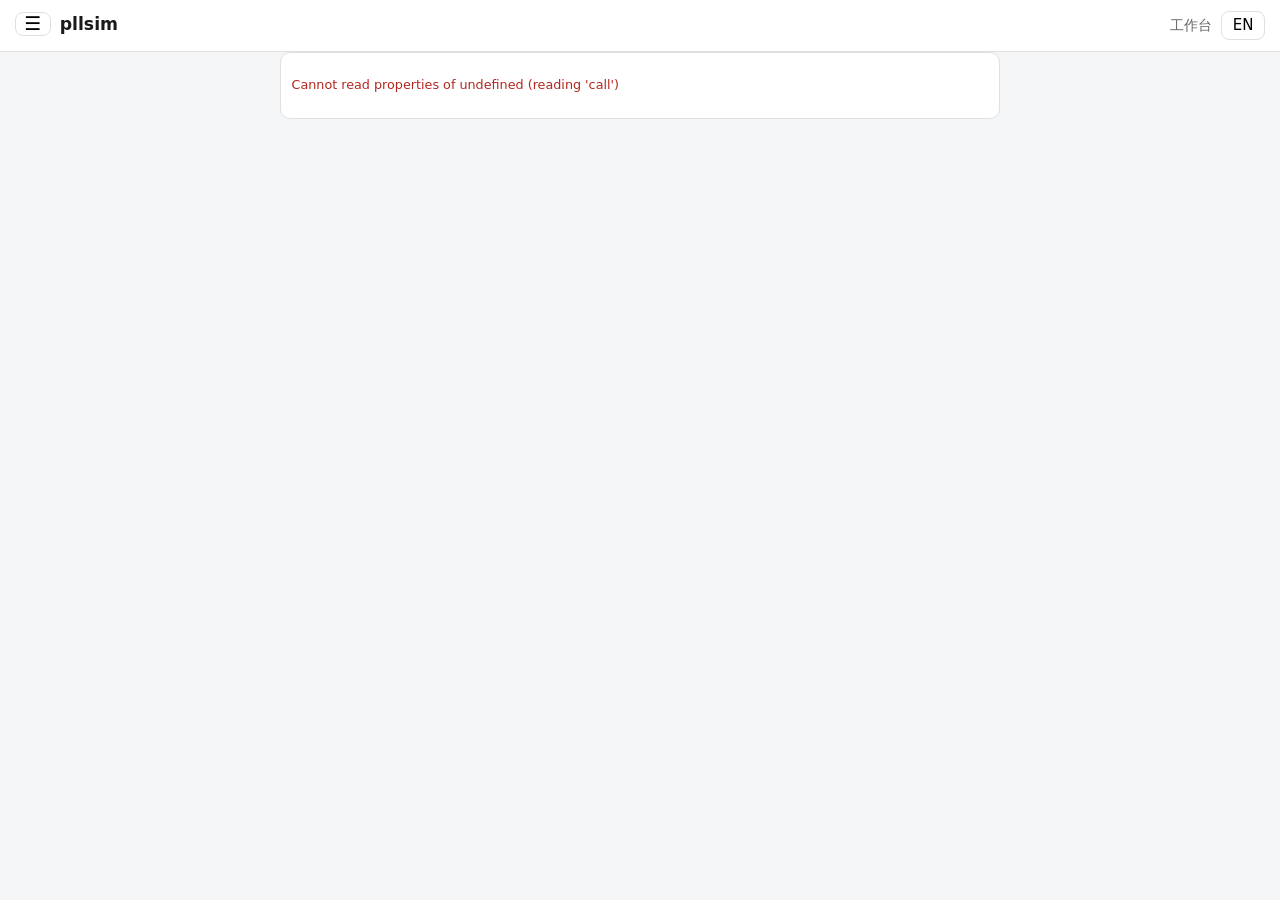
<file: android/app/src/main/assets/www/index.html>
<!DOCTYPE html>
<html lang="zh">
<head>
<meta charset="utf-8">
<meta name="viewport" content="width=device-width, initial-scale=1">
<title>pllsim</title>
<link rel="stylesheet" href="style.css">
</head>
<body>
<header>
  <button id="menu-btn" class="ghost" aria-label="menu"
          aria-controls="drawer" aria-expanded="false">&#9776;</button>
  <h1>pllsim <span id="version"></span></h1>
  <span id="section-title"></span>
  <button id="lang" class="ghost">EN</button>
</header>

<div id="scrim" hidden></div>

<!-- Full-screen plot viewer.  Outside #app so it survives the boot
     state and sits above both navigation shells. -->
<div id="lightbox" hidden>
  <!-- the zoom transform lives on #lightbox-stage, so the overlay scales with
       the image while the readout, outside it, stays legible at any zoom -->
  <div id="lightbox-stage">
    <img id="lightbox-img" alt="">
    <canvas id="lightbox-overlay"></canvas>
  </div>
  <div id="lightbox-readout" hidden></div>
  <button id="lightbox-close" aria-label="close">&#10005;</button>
  <div id="lightbox-tools">
    <button id="lightbox-cursor" data-zh="游标" data-en="cursor">游标</button>
    <button id="lightbox-delta" hidden data-zh="Δ 参考" data-en="Δ ref">Δ 参考</button>
  </div>
  <p id="lightbox-hint" data-zh="双指缩放 / 双击放大 / 拖动平移"
     data-en="pinch to zoom / double-tap to magnify / drag to pan">双指缩放 / 双击放大 / 拖动平移</p>
</div>

<div id="boot" class="card">
  <p data-zh="正在启动 Python 运行时（首次约数秒）…"
     data-en="Starting the Python runtime (a few seconds on first launch)…">
     正在启动 Python 运行时（首次约数秒）…</p>
</div>

<main id="app" hidden>
<div id="drawer">
<nav id="tabs">
  <button data-tab="workbench" class="active"
          data-zh="工作台" data-en="Bench">工作台</button>
  <button data-tab="spurs" data-zh="杂散" data-en="Spurs">杂散</button>
  <button data-tab="hop" data-zh="跳频" data-en="Hop">Hop</button>
  <button data-tab="selector" data-zh="选型" data-en="Select">选型</button>
  <button data-tab="synth" data-zh="综合" data-en="Synth">综合</button>
  <button data-tab="mod" data-zh="调制" data-en="Mod">调制</button>
  <button data-tab="drift" data-zh="温漂" data-en="Drift">温漂</button>
  <button data-tab="bench" data-zh="对标" data-en="Papers">对标</button>
  <button data-tab="fit" data-zh="拟合" data-en="Fit">拟合</button>
  <button data-tab="units" data-zh="单位换算" data-en="PN units">单位换算</button>
  <button data-tab="fom" data-zh="FoM" data-en="FoM">FoM</button>
</nav>
</div>

<div id="tab-workbench" class="tab">
  <section class="card">
    <div id="wb-candidate" hidden>
      <p class="note" id="wb-candidate-label"></p>
      <button id="wb-back" class="ghost"
              data-zh="回到 preset" data-en="back to presets">回到 preset</button>
    </div>
    <label data-zh="preset（每次运行取全新实例）"
           data-en="preset (fresh instance per run)">preset（每次运行取全新实例）</label>
    <select id="preset"></select>
    <p id="preset-info" class="muted"></p>
    <p id="edited" class="muted" hidden></p>
    <div id="form"></div>
    <details id="wb-cfg">
      <summary data-zh="配置文件（JSON：保存 / 载入这套参数）"
               data-en="Config file (JSON: save / load this parameter set)">配置文件（JSON：保存 / 载入这套参数）</summary>
      <div class="grid3">
        <button id="wb-cfg-export" class="ghost"
                data-zh="导出到文本框" data-en="export to text">导出到文本框</button>
        <button id="wb-cfg-copy" class="ghost"
                data-zh="复制" data-en="copy">复制</button>
        <button id="wb-cfg-import" class="ghost"
                data-zh="从文本框载入" data-en="load from text">从文本框载入</button>
      </div>
      <textarea id="wb-cfg-text" rows="7" spellcheck="false"
                autocapitalize="off" autocorrect="off"></textarea>
      <p id="wb-cfg-note" class="muted"></p>
    </details>
  </section>

  <section class="card">
    <h2>analyze() — <span data-zh="线性模型" data-en="linear model">线性模型</span></h2>
    <button id="run-analyze" class="primary"
            data-zh="运行 analyze" data-en="Run analyze">运行 analyze</button>
    <div id="bank-out"></div>
    <div id="analyze-out"></div>
  </section>

  <section class="card">
    <h2>simulate() — <span data-zh="时域行为级" data-en="time-domain behavioral">时域行为级</span></h2>
    <div class="grid3">
      <label><span data-zh="参考周期数" data-en="ref cycles">参考周期数</span>
        <input id="n-cycles" type="number" value="50000" min="10000" step="10000"></label>
      <label>seed
        <input id="seed" type="number" value="1" min="0"></label>
      <label><span data-zh="起始频偏 [MHz]" data-en="start offset [MHz]">起始频偏 [MHz]</span>
        <input id="f-off" type="number" value="0" step="1"></label>
      <label><span data-zh="噪声" data-en="noise">噪声</span>
        <input id="noise" type="checkbox" checked></label>
      <label><span data-zh="校准" data-en="calibration">校准</span>
        <input id="cal" type="checkbox" checked></label>
      <label><span data-zh="DTC 增益误差" data-en="DTC gain error">DTC 增益误差</span>
        <input id="dtc-err" type="number" value="0" step="0.01"></label>
    </div>
    <div id="fine-row" hidden>
      <label><span data-zh="参考周期内细采样 M（0=引擎默认）"
                   data-en="intra-period samples M (0 = engine default)">参考周期内细采样 M（0=引擎默认）</span>
        <input id="m-os" type="number" value="0" min="0" max="4096" step="16"></label>
      <p id="fine-note" class="muted"></p>
    </div>
    <button id="run-simulate" class="primary"
            data-zh="运行 simulate" data-en="Run simulate">运行 simulate</button>
    <div id="simulate-out"></div>
  </section>
</div>

<div id="tab-spurs" class="tab" hidden>
  <section class="card">
    <label data-zh="preset（仅小数N）" data-en="preset (fractional-N only)">preset（仅小数N）</label>
    <select id="sp-preset"></select>
    <div class="grid3">
      <label><span data-zh="正弦 INL 幅度 [s]" data-en="sine INL amp [s]">正弦 INL 幅度 [s]</span>
        <input id="sp-inl" type="text" value="50e-15" inputmode="text"></label>
      <label><span data-zh="INL 周期数" data-en="INL cycles">INL 周期数</span>
        <input id="sp-cyc" type="text" value="1.0"></label>
      <label><span data-zh="残余增益误差" data-en="gain residual">残余增益误差</span>
        <input id="sp-gain" type="text" value="0.002"></label>
    </div>
  </section>

  <section class="card">
    <h2 data-zh="解析预测（经环路 NTF）" data-en="Analytic prediction (through the loop NTF)">解析预测（经环路 NTF）</h2>
    <button id="sp-predict" class="primary"
            data-zh="预测" data-en="Predict">预测</button>
    <div id="sp-predict-out"></div>
  </section>

  <section class="card">
    <h2 data-zh="时域实测谱（与上表对照）" data-en="Measured spectrum (against the table)">时域实测谱（与上表对照）</h2>
    <div class="grid3">
      <label><span data-zh="参考周期数" data-en="ref cycles">参考周期数</span>
        <input id="sp-ncyc" type="number" value="60000" min="20000" step="20000"></label>
      <label><span data-zh="周期内细采样 M（0=引擎默认）" data-en="intra-period samples M (0 = default)">周期内细采样 M（0=引擎默认）</span>
        <input id="sp-mmeas" type="number" value="0" min="0" max="4096" step="16"></label>
    </div>
    <p id="sp-mmeas-note" class="muted"></p>
    <button id="sp-measure" class="primary"
            data-zh="仿真并画谱" data-en="Simulate and plot">仿真并画谱</button>
    <div id="sp-measure-out"></div>
  </section>

  <section class="card">
    <h2 data-zh="参考杂散：解析 vs 时域" data-en="Reference spur: analytic vs time domain">参考杂散：解析 vs 时域</h2>
    <p class="muted" data-zh="参考杂散整个活在一个参考周期内，需要周期内细采样（记录量 ∝ M）。"
       data-en="the reference spur lives inside one reference period; it needs intra-period sampling (record scales with M).">参考杂散整个活在一个参考周期内，需要周期内细采样（记录量 ∝ M）。</p>
    <div class="grid3">
      <label>M <input id="sp-m" type="number" value="64" min="2" max="4096" step="16"></label>
      <label><span data-zh="周期数" data-en="cycles">周期数</span>
        <input id="sp-refcyc" type="number" value="20000" min="5000" step="5000"></label>
    </div>
    <p id="sp-ref-note" class="muted"></p>
    <button id="sp-ref" class="primary"
            data-zh="比较参考杂散" data-en="Compare">比较参考杂散</button>
    <div id="sp-ref-out"></div>
  </section>

  <section class="card">
    <h2 data-zh="最差通道扫描" data-en="Worst-channel sweep">最差通道扫描</h2>
    <p class="muted" data-zh="8 个通道各跑一次 analyze，手机上约几十秒。"
       data-en="8 channels x analyze; tens of seconds on a phone.">8 个通道各跑一次 analyze，手机上约几十秒。</p>
    <button id="sp-sweep" class="primary"
            data-zh="扫描" data-en="Sweep">扫描</button>
    <div id="sp-sweep-out"></div>
  </section>
</div>

<div id="tab-hop" class="tab" hidden>
  <section class="card">
    <label>preset</label>
    <select id="hop-preset"></select>
    <div id="hop-fll"></div>
    <div class="grid3">
      <label><span data-zh="跳频量 [Hz]（负=向下）" data-en="hop [Hz] (negative = down)">跳频量 [Hz]（负=向下）</span>
        <input id="hop-hz" type="text" value="-100e6"></label>
      <label><span data-zh="周期数" data-en="cycles">周期数</span>
        <input id="hop-ncyc" type="number" value="100000" min="20000" step="20000"></label>
      <label>seed
        <input id="hop-seed" type="number" value="1" min="0"></label>
    </div>
    <button id="hop-run" class="primary"
            data-zh="跳频仿真" data-en="Run hop">跳频仿真</button>
    <div id="hop-out"></div>
  </section>

  <section class="card">
    <h2 data-zh="种子分布（建立时间是良率量）" data-en="Seed distribution (settling is a yield quantity)">种子分布（建立时间是良率量）</h2>
    <label>seeds <input id="hop-seeds" type="number" value="8" min="2" max="50"></label>
    <button id="hop-stats" class="primary"
            data-zh="统计" data-en="Run statistics">统计</button>
    <div id="hop-stats-out"></div>
  </section>
</div>

<div id="tab-selector" class="tab" hidden>
  <section class="card">
    <h2 data-zh="架构选型" data-en="Architecture selector">架构选型</h2>
    <div class="grid3">
      <label>fref [Hz] <input id="sel-fref" type="text" value="100e6"></label>
      <label>fout [Hz] <input id="sel-fout" type="text" value="8e9"></label>
      <label><span data-zh="jitter 目标 [fs]" data-en="jitter target [fs]">jitter 目标 [fs]</span>
        <input id="sel-jmax" type="text" value="120"></label>
      <label><span data-zh="积分带下限 [Hz]" data-en="band from [Hz]">积分带下限 [Hz]</span>
        <input id="sel-blo" type="text" value="10e3"></label>
      <label><span data-zh="积分带上限 [Hz]" data-en="band to [Hz]">积分带上限 [Hz]</span>
        <input id="sel-bhi" type="text" value="40e6"></label>
      <label><span data-zh="需要两点调制" data-en="needs two-point TX">需要两点调制</span>
        <input id="sel-mod" type="checkbox"></label>
    </div>
    <button id="sel-run" class="primary"
            data-zh="七架构综合评估" data-en="Select">七架构综合评估</button>
    <div id="sel-out"></div>
  </section>
</div>

<div id="tab-synth" class="tab" hidden>
  <section class="card">
    <h2 data-zh="环路综合" data-en="Loop synthesis">环路综合</h2>
    <p class="muted" data-zh="ILCM/MDLL 不在此页：它们没有环路滤波器。"
       data-en="ILCM/MDLL are absent by design: they have no loop filter.">ILCM/MDLL 不在此页：它们没有环路滤波器。</p>
    <details open><summary>CP filter</summary>
      <div class="grid3">
        <label>Icp [A] <input id="sy-cp-icp" type="text" value="1.5e-3"></label>
        <label>N <input id="sy-cp-n" type="text" value="250"></label>
        <label>Kvco [Hz/V] <input id="sy-cp-kv" type="text" value="60e6"></label>
        <label>UGB [Hz] <input id="sy-cp-ugb" type="text" value="1e6"></label>
        <label>PM [deg] <input id="sy-cp-pm" type="text" value="58"></label>
        <label>fref [Hz] <input id="sy-cp-fr" type="text" value="19.2e6"></label>
      </div>
      <button id="sy-cp-run" class="primary">Synthesize</button>
      <div id="sy-cp-out"></div>
    </details>
    <details><summary>SSPLL filter</summary>
      <div class="grid3">
        <label>amp [V] <input id="sy-ss-amp" type="text" value="0.4"></label>
        <label>gm [S] <input id="sy-ss-gm" type="text" value="1e-3"></label>
        <label>pulse [s] <input id="sy-ss-pw" type="text" value="150e-12"></label>
        <label>Kvco [Hz/V] <input id="sy-ss-kv" type="text" value="60e6"></label>
        <label>UGB [Hz] <input id="sy-ss-ugb" type="text" value="1e6"></label>
        <label>PM [deg] <input id="sy-ss-pm" type="text" value="60"></label>
        <label>fref [Hz] <input id="sy-ss-fr" type="text" value="19.2e6"></label>
      </div>
      <button id="sy-ss-run" class="primary">Synthesize</button>
      <div id="sy-ss-out"></div>
    </details>
    <details><summary>SPLL filter</summary>
      <div class="grid3">
        <label>amp [V] <input id="sy-sp-amp" type="text" value="0.8"></label>
        <label>gm [S] <input id="sy-sp-gm" type="text" value="10e-3"></label>
        <label>pulse [s] <input id="sy-sp-pw" type="text" value="1e-9"></label>
        <label>N <input id="sy-sp-n" type="text" value="80"></label>
        <label>Kvco [Hz/V] <input id="sy-sp-kv" type="text" value="60e6"></label>
        <label>UGB [Hz] <input id="sy-sp-ugb" type="text" value="3e5"></label>
        <label>PM [deg] <input id="sy-sp-pm" type="text" value="60"></label>
        <label>fref [Hz] <input id="sy-sp-fr" type="text" value="100e6"></label>
      </div>
      <button id="sy-sp-run" class="primary">Synthesize</button>
      <div id="sy-sp-out"></div>
    </details>
    <details><summary>ADPLL DLF</summary>
      <div class="grid3">
        <label>fref [Hz] <input id="sy-d-fr" type="text" value="100e6"></label>
        <label>UGB [Hz] <input id="sy-d-ugb" type="text" value="1e6"></label>
        <label>PM [deg] <input id="sy-d-pm" type="text" value="55"></label>
      </div>
      <button id="sy-d-run" class="primary">Synthesize</button>
      <div id="sy-d-out"></div>
    </details>
  </section>

  <section class="card">
    <h2 data-zh="带宽扫描（jitter 最优带宽）" data-en="BW sweep (jitter-optimal bandwidth)">带宽扫描（jitter 最优带宽）</h2>
    <label>preset <select id="sw-preset"></select></label>
    <div class="grid3">
      <label>UGB from [Hz] <input id="sw-lo" type="text" value="2e5"></label>
      <label>UGB to [Hz] <input id="sw-hi" type="text" value="3e6"></label>
      <label><span data-zh="点数" data-en="points">点数</span>
        <input id="sw-n" type="number" value="6" min="3" max="20"></label>
    </div>
    <label><span data-zh="PM [deg]（留空=架构默认）" data-en="PM [deg] (blank = arch default)">PM [deg]（留空=架构默认）</span>
      <input id="sw-pm" type="text" value=""></label>
    <button id="sw-run" class="primary"
            data-zh="扫描" data-en="Sweep">扫描</button>
    <div id="sw-out"></div>
  </section>
</div>

<div id="tab-mod" class="tab" hidden>
  <section class="card">
    <h2 data-zh="两点 GMSK 调制与 EVM" data-en="Two-point GMSK modulation and EVM">两点 GMSK 调制与 EVM</h2>
    <label><span data-zh="架构（引擎已接注入点）" data-en="architecture (injection wired)">架构（引擎已接注入点）</span>
      <select id="mod-preset"></select></label>
    <div class="grid3">
      <label>bit rate [b/s] <input id="mod-rb" type="text" value="2.5e6"></label>
      <label><span data-zh="直通路增益误差" data-en="direct-path error">直通路增益误差</span>
        <input id="mod-dperr" type="number" value="0" step="0.01" min="-0.2" max="0.2"></label>
      <label><span data-zh="周期数" data-en="cycles">周期数</span>
        <input id="mod-ncyc" type="number" value="100000" min="60000" step="20000"></label>
    </div>
    <p id="mod-sps" class="muted"></p>
    <button id="mod-run" class="primary"
            data-zh="运行" data-en="Run">运行</button>
    <div id="mod-out"></div>
    <p class="muted"
       data-zh="失配 1% 即 EVM 三倍类（ex17）——两点校准的量化依据。"
       data-en="1% mismatch triples the EVM class (ex17) — the spec for two-point calibration.">失配 1% 即 EVM 三倍类（ex17）——两点校准的量化依据。</p>
  </section>
</div>

<div id="tab-drift" class="tab" hidden>
  <section class="card">
    <h2 data-zh="温漂下的后台校准" data-en="Background calibration under drift">温漂下的后台校准</h2>
    <label>preset<select id="dr-preset"></select></label>
    <div class="grid3">
      <label><span data-zh="总增益漂移" data-en="total gain drift">总增益漂移</span>
        <input id="dr-eps" type="text" value="0.03"></label>
      <label><span data-zh="斜坡周期数" data-en="ramp cycles">斜坡周期数</span>
        <input id="dr-ncyc" type="number" value="60000" min="20000" step="10000"></label>
      <label><span data-zh="斜坡起点" data-en="ramp start">斜坡起点</span>
        <input id="dr-start" type="number" value="80000" min="40000" step="10000"></label>
    </div>
    <p id="dr-rate" class="muted"></p>
    <button id="dr-run" class="primary"
            data-zh="跑斜坡" data-en="Run ramp">跑斜坡</button>
    <div id="dr-out"></div>
    <p class="muted"
       data-zh="两个机制叠加：EMA 误差去直流在斜坡中使相关器部分失明（即使远低于转换率墙也 ~1%），rate>mu 后转换率极限叠加；每 1% 滞后 = 带内杂散 20log10(lag)。真实温度斜坡比墙低约 5 个数量级（ex20）。"
       data-en="two stacked mechanisms: EMA error-centering blinds the correlator during ramps (~1% even below the wall); the slew limit adds beyond rate ~ mu. Real thermal ramps sit ~5 orders below the wall (ex20).">两个机制叠加：EMA 误差去直流在斜坡中使相关器部分失明（即使远低于转换率墙也 ~1%），rate>mu 后转换率极限叠加；每 1% 滞后 = 带内杂散 20log10(lag)。真实温度斜坡比墙低约 5 个数量级（ex20）。</p>
  </section>
</div>

<div id="tab-bench" class="tab" hidden>
  <section class="card">
    <h2 data-zh="文献对标（线性列为现算）" data-en="Literature benchmarks (linear column computed live)">文献对标（线性列为现算）</h2>
    <div id="bench-out"><p class="muted" data-zh="载入中…" data-en="loading…">载入中…</p></div>
    <p class="muted"
       data-zh="所有未公开电路参数均为标注过的工艺合理假设——验证的是架构一致性，不是与某颗芯片的点对点吻合。"
       data-en="all undisclosed parameters are labelled technology-plausible assumptions — the check is architectural consistency, not point agreement with one chip.">所有未公开电路参数均为标注过的工艺合理假设——验证的是架构一致性，不是与某颗芯片的点对点吻合。</p>
  </section>

  <section class="card">
    <h2 data-zh="IPN 分解（线性模型）" data-en="IPN breakdown (linear model)">IPN 分解（线性模型）</h2>
    <p class="muted"
       data-zh="表格回答“数字对不对得上论文”，饼图回答“先改哪一个”。份额是积分相位功率占比（各源不相关，加起来正好是总数）；每项同时给出该源自己的 RMS jitter，因为功率份额不等于抖动份额。"
       data-en="the table answers whether the number matches the paper; the pie answers which source to attack first. Slices are shares of integrated phase power (uncorrelated sources, summing exactly to the total); each row also carries that source's own RMS jitter, because a share of power is not a share of jitter.">表格回答“数字对不对得上论文”，饼图回答“先改哪一个”。份额是积分相位功率占比（各源不相关，加起来正好是总数）；每项同时给出该源自己的 RMS jitter，因为功率份额不等于抖动份额。</p>
    <label><span data-zh="对标预设" data-en="benchmark preset">对标预设</span>
      <select id="pie-preset"></select></label>
    <button id="pie-run" class="primary"
            data-zh="画 IPN 饼图" data-en="Plot IPN breakdown">画 IPN 饼图</button>
    <div id="pie-out"></div>
  </section>
</div>
</main>

<div id="tab-fit" class="tab" hidden>
  <section class="card">
    <h2 data-zh="实测相噪导入与拟合" data-en="Measured phase-noise fitting">实测相噪导入与拟合</h2>
    <p class="muted"
       data-zh="把仪器导出的 (offset_hz, dBc/Hz) 两列贴进来（E5052/FSWP 导出均可，分隔符随意）；留空则用合成示例（Wu'19 类 SPLL + 0.5 dB 仪器噪声）。"
       data-en="Paste the analyzer's (offset_hz, dBc/Hz) columns (E5052/FSWP exports, any separator); leave empty for the synthetic example (Wu'19-class SPLL + 0.5 dB instrument noise).">把仪器导出的 (offset_hz, dBc/Hz) 两列贴进来（E5052/FSWP 导出均可，分隔符随意）；留空则用合成示例（Wu'19 类 SPLL + 0.5 dB 仪器噪声）。</p>
    <textarea id="fit-text" rows="6" spellcheck="false" autocapitalize="off"
              autocorrect="off" placeholder="1e3, -95.2&#10;1e4, -105.7&#10;..."></textarea>
    <div class="grid3">
      <label><span data-zh="拟合模式" data-en="fit mode">拟合模式</span>
        <select id="fit-mode">
          <option value="leeson" data-zh="自由振荡 (Leeson)" data-en="free-running (Leeson)">自由振荡 (Leeson)</option>
          <option value="locked" data-zh="闭环频谱" data-en="locked spectrum">闭环频谱</option>
          <option value="budget" data-zh="预算归因" data-en="budget attribution">预算归因</option>
        </select></label>
      <label><span data-zh="归因用的预算基准 preset" data-en="budget baseline preset">归因用的预算基准 preset</span>
        <select id="fit-preset"></select></label>
    </div>
    <button id="fit-run" class="primary" data-zh="拟合" data-en="Fit">拟合</button>
    <div id="fit-out"></div>
  </section>
</div>

<div id="tab-units" class="tab" hidden>
  <section class="card">
    <h2 data-zh="相噪单位换算" data-en="Phase-noise units">相噪单位换算</h2>
    <p class="muted"
       data-zh="同一个 RMS 相位的三种写法。选一个填进去，其他的跟着算。dBc 有两种约定，差 3.0103 dB；用错约定，抖动就差 √2 倍，所以两个都列。"
       data-en="One RMS phase deviation, three ways of writing it. Supply one and the rest follow. dBc comes in two conventions 3.0103 dB apart; the wrong one costs a factor of sqrt(2) in the jitter, so both are shown.">同一个 RMS 相位的三种写法。选一个填进去，其他的跟着算。dBc 有两种约定，差 3.0103 dB；用错约定，抖动就差 √2 倍，所以两个都列。</p>
    <label><span data-zh="载波 f0 [Hz]" data-en="carrier f0 [Hz]">载波 f0 [Hz]</span>
      <input id="un-f0" type="text" value="10e9"></label>
    <label><span data-zh="已知量" data-en="known quantity">已知量</span>
      <select id="un-kind">
        <option value="deg" data-zh="RMS 相位 [deg]" data-en="RMS phase [deg]">RMS 相位 [deg]</option>
        <option value="jitter_fs" data-zh="RMS 抖动 [fs]" data-en="RMS jitter [fs]">RMS 抖动 [fs]</option>
        <option value="ipn_dbc_dsb" data-zh="IPN [dBc] 双边带" data-en="IPN [dBc] DSB">IPN [dBc] 双边带</option>
        <option value="ipn_dbc_ssb" data-zh="IPN [dBc] 单边带" data-en="IPN [dBc] SSB">IPN [dBc] 单边带</option>
      </select></label>
    <label><span data-zh="数值" data-en="value">数值</span>
      <input id="un-value" type="text" value="0.5"></label>
    <button id="un-run" class="primary" data-zh="换算" data-en="Convert">换算</button>
    <div id="un-out"></div>
  </section>
</div>

<div id="tab-fom" class="tab" hidden>
  <section class="card">
    <h2 data-zh="PLL 抖动 FoM" data-en="PLL jitter FoM">PLL 抖动 FoM</h2>
    <p class="muted"
       data-zh="功耗由你填。本包不建模功耗，任何自称端到端算出的 FoM 都含编造因子。"
       data-en="Power is yours to supply. pllsim models none, so a FoM it derived end to end would carry a fabricated factor.">功耗由你填。本包不建模功耗，任何自称端到端算出的 FoM 都含编造因子。</p>
    <pre class="spurs">FoM = 10*log10[ (st/1s)^2 * (P/1mW) ]</pre>
    <label><span data-zh="RMS 抖动 [fs]" data-en="RMS jitter [fs]">RMS 抖动 [fs]</span>
      <input id="fom-jit" type="text" value="100"></label>
    <label><span data-zh="功耗 [mW]" data-en="power [mW]">功耗 [mW]</span>
      <input id="fom-pwr" type="text" value="10"></label>
    <label><span data-zh="倍频比 N（选填）" data-en="divide ratio N (optional)">倍频比 N（选填）</span>
      <input id="fom-n" type="text" value=""></label>
    <div id="fom-pll-out"></div>
  </section>
  <section class="card">
    <h2 data-zh="VCO FoM" data-en="VCO FoM">VCO FoM</h2>
    <pre class="spurs">FoM = L(df) - 20*log10(f0/df) + 10*log10(P/1mW)</pre>
    <label><span data-zh="载波 f0 [Hz]" data-en="carrier f0 [Hz]">载波 f0 [Hz]</span>
      <input id="fom-f0" type="text" value="10e9"></label>
    <label><span data-zh="偏移 df [Hz]" data-en="offset df [Hz]">偏移 df [Hz]</span>
      <input id="fom-off" type="text" value="1e6"></label>
    <label><span data-zh="L(df) [dBc/Hz] 单边带" data-en="L(df) [dBc/Hz] single-sideband">L(df) [dBc/Hz] 单边带</span>
      <input id="fom-l" type="text" value="-120"></label>
    <label><span data-zh="功耗 [mW]" data-en="power [mW]">功耗 [mW]</span>
      <input id="fom-vpwr" type="text" value="10"></label>
    <label><span data-zh="调谐范围 [%]（选填）" data-en="tuning range [%] (optional)">调谐范围 [%]（选填）</span>
      <input id="fom-ftr" type="text" value=""></label>
    <div id="fom-vco-out"></div>
  </section>
</div>

<div id="busy" hidden><div class="spinner"></div><p id="busy-text"></p></div>

<script src="app.js"></script>
</body>
</html>
</file>
<file: android/app/src/main/assets/www/style.css>
:root {
  --fg: #1a1a1a; --muted: #666; --bg: #f4f5f7; --card: #fff;
  --accent: #0b57d0; --warn: #a15c00; --err: #b3261e; --line: #e0e0e0;
}
* { box-sizing: border-box; }
body { margin: 0; background: var(--bg); color: var(--fg);
       font: 15px/1.45 system-ui, "Noto Sans SC", sans-serif; }
header { display: flex; align-items: baseline; gap: .6em;
         padding: .7em 1em; background: var(--card);
         border-bottom: 1px solid var(--line); }
header h1 { font-size: 1.15em; margin: 0; flex: 1; }
header #version { color: var(--muted); font-weight: normal; font-size: .8em; }
main, #boot { padding: .7em; max-width: 720px; margin: 0 auto; }
/* ---- navigation: the left drawer ----------------------------------
   412 px could not hold eight entries as a horizontal bar; they came out as
   two-character stubs with the last few behind a scroll, and an entry you
   cannot see does not exist.  The bar was kept alongside this for one
   release so the two could be compared on a device.  That is settled. */
#drawer {
  position: fixed; top: 0; left: 0; bottom: 0; z-index: 30;
  width: min(78vw, 300px); background: var(--card);
  border-right: 1px solid var(--line);
  padding: .8em .6em calc(.8em + env(safe-area-inset-bottom));
  padding-top: calc(.8em + env(safe-area-inset-top));
  overflow-y: auto;
  transform: translateX(-100%);
  transition: transform .22s ease;
  will-change: transform;
}
#drawer.open { transform: translateX(0); }
/* while a finger is dragging, the inline transform leads and the
   transition must not fight it */
#drawer.dragging { transition: none; }
#tabs { display: flex; flex-direction: column; gap: .25em; }
#tabs button { text-align: left; padding: .7em .8em; border: none;
               background: none; font-size: 1.02em; }
#tabs button.active { background: var(--accent); color: #fff;
                      border-radius: 8px; }
#scrim { position: fixed; inset: 0; z-index: 20;
         background: rgba(0, 0, 0, .38); }
/* an author display beats the UA's [hidden]{display:none}: the busy overlay
   swallowed every tap for exactly this reason.  Not twice. */
#scrim[hidden] { display: none; }
#menu-btn { font-size: 1.25em; line-height: 1; padding: .1em .45em; }
#section-title { color: var(--muted); font-size: .9em; }
.tab[hidden] { display: none; }
table.rows { border-collapse: collapse; width: 100%; margin: .5em 0;
             font-size: .85em; }
table.rows th, table.rows td { border: 1px solid var(--line);
                               padding: .3em .5em; text-align: left; }
.banner-ok { color: #0a6c2e; font-size: .85em; margin: .4em 0; }
.banner-bad { color: var(--err); font-size: .85em; margin: .4em 0; }
.card { background: var(--card); border: 1px solid var(--line);
        border-radius: 10px; padding: .9em; margin-bottom: .8em; }
h2 { font-size: 1em; margin: 0 0 .5em; }
label { display: block; font-size: .85em; color: var(--muted); margin: .4em 0; }
input, select { width: 100%; padding: .45em .5em; margin-top: .15em;
                border: 1px solid var(--line); border-radius: 6px;
                font: inherit; background: #fff; color: var(--fg); }
input[type=checkbox] { width: auto; }
button { font: inherit; border-radius: 8px; border: 1px solid var(--line);
         padding: .55em 1.1em; background: var(--card); }
button.primary { background: var(--accent); border-color: var(--accent);
                 color: #fff; }
button.ghost { background: none; border: 1px solid var(--line);
               padding: .2em .7em; }
button:disabled { opacity: .5; }
.grid3 { display: grid; grid-template-columns: repeat(3, 1fr); gap: .5em; }
details { border-top: 1px solid var(--line); padding: .35em 0; }
details summary { font-weight: 600; font-size: .9em; padding: .3em 0; }
.field-grid { display: grid; grid-template-columns: repeat(2, 1fr);
              gap: .2em .6em; }
.metrics { display: flex; flex-wrap: wrap; gap: .6em; margin: .6em 0; }
.metric { background: var(--bg); border-radius: 8px; padding: .4em .7em; }
.metric b { display: block; font-size: 1.05em; }
.metric span { font-size: .75em; color: var(--muted); }
.muted { color: var(--muted); font-size: .8em; }
.note { color: var(--warn); font-size: .85em; margin: .25em 0; }
.error { color: var(--err); font-size: .85em; white-space: pre-wrap; }
.edited { border-color: var(--accent); background: #eef3fe; }
/* ---- full-screen plot viewer -------------------------------------
   A plot is the one thing on this page that a phone screen genuinely
   cannot show at a useful size: the PN curves span eight decades in a
   412 px-wide column.  Tapping one opens it here.

   The viewer is navigation-independent; it sits above the drawer. */
#lightbox { position: fixed; inset: 0; z-index: 60; background: #000;
            display: flex; align-items: center; justify-content: center;
            overflow: hidden; touch-action: none; }
/* the author `display: flex` above would otherwise beat the UA's
   [hidden] { display: none } and leave this covering the whole app,
   invisibly -- which is precisely what the busy overlay did. */
#lightbox[hidden] { display: none; }
#lightbox-stage { position: relative; transform-origin: 0 0;
                  will-change: transform; }
#lightbox-img { display: block; max-width: 100vw; max-height: 100vh;
                -webkit-user-select: none; user-select: none;
                -webkit-user-drag: none; }
/* exactly over the image, in its own pixel grid: the canvas backing store is
   sized to the PNG, so the axes rectangle the bridge sends can be used as-is */
#lightbox-overlay { position: absolute; inset: 0; width: 100%; height: 100%;
                    pointer-events: none; }
#lightbox.dragging #lightbox-stage { transition: none; }
/* outside the stage on purpose: a readout that scaled with the zoom would be
   unreadable at 8x, which is when you most want to read it */
/* right margin clears the close button: the readout is pointer-events:none so
   the X stays tappable either way, but running underneath it looks broken */
#lightbox-readout { position: fixed; left: .5em; right: 3.4em;
                    top: calc(.5em + env(safe-area-inset-top)); z-index: 62;
                    max-height: 42vh; overflow-y: auto;
                    padding: .5em .6em; border-radius: 8px;
                    background: rgba(20, 20, 20, .88); color: #eee;
                    border: 1px solid #555; font-size: .78em;
                    font-family: ui-monospace, monospace; white-space: pre;
                    pointer-events: none; }
#lightbox-readout[hidden] { display: none; }
#lightbox-tools { position: fixed; z-index: 61;
                  left: .6em; bottom: calc(2.4em + env(safe-area-inset-bottom));
                  display: flex; gap: .4em; }
#lightbox-tools button { font-size: .85em; padding: .35em .7em;
                         border-radius: 6px; border: 1px solid #555;
                         background: rgba(0, 0, 0, .55); color: #fff; }
#lightbox-tools button[hidden] { display: none; }
#lightbox-tools button.on { background: var(--accent); border-color: var(--accent); }
#lightbox-close { position: fixed; top: calc(.4em + env(safe-area-inset-top));
                  right: .6em; z-index: 61; font-size: 1.3em; line-height: 1;
                  padding: .25em .55em; border-radius: 6px;
                  border: 1px solid #555; background: rgba(0, 0, 0, .55);
                  color: #fff; }
#lightbox-hint { position: fixed; left: 0; right: 0;
                 bottom: calc(.6em + env(safe-area-inset-bottom));
                 margin: 0; text-align: center; color: #bbb;
                 font-size: .8em; pointer-events: none; }
#lightbox.zoomed #lightbox-hint { opacity: 0; }
/* the affordance has to be visible or nobody taps the plot */
img.plot { cursor: zoom-in; }

img.plot { width: 100%; height: auto; border: 1px solid var(--line);
           border-radius: 6px; margin-top: .5em; }
pre.spurs { background: var(--bg); padding: .5em; border-radius: 6px;
            font-size: .8em; overflow-x: auto; }
#busy { position: fixed; inset: 0; background: rgba(255,255,255,.75);
        display: flex; flex-direction: column; align-items: center;
        justify-content: center; gap: .8em; }
/* an author display beats the UA's [hidden]{display:none}, so without this
   the invisible overlay keeps intercepting every tap */
#busy[hidden] { display: none; }
.spinner { width: 34px; height: 34px; border: 4px solid var(--line);
           border-top-color: var(--accent); border-radius: 50%;
           animation: spin .8s linear infinite; }
@keyframes spin { to { transform: rotate(360deg); } }
</file>
